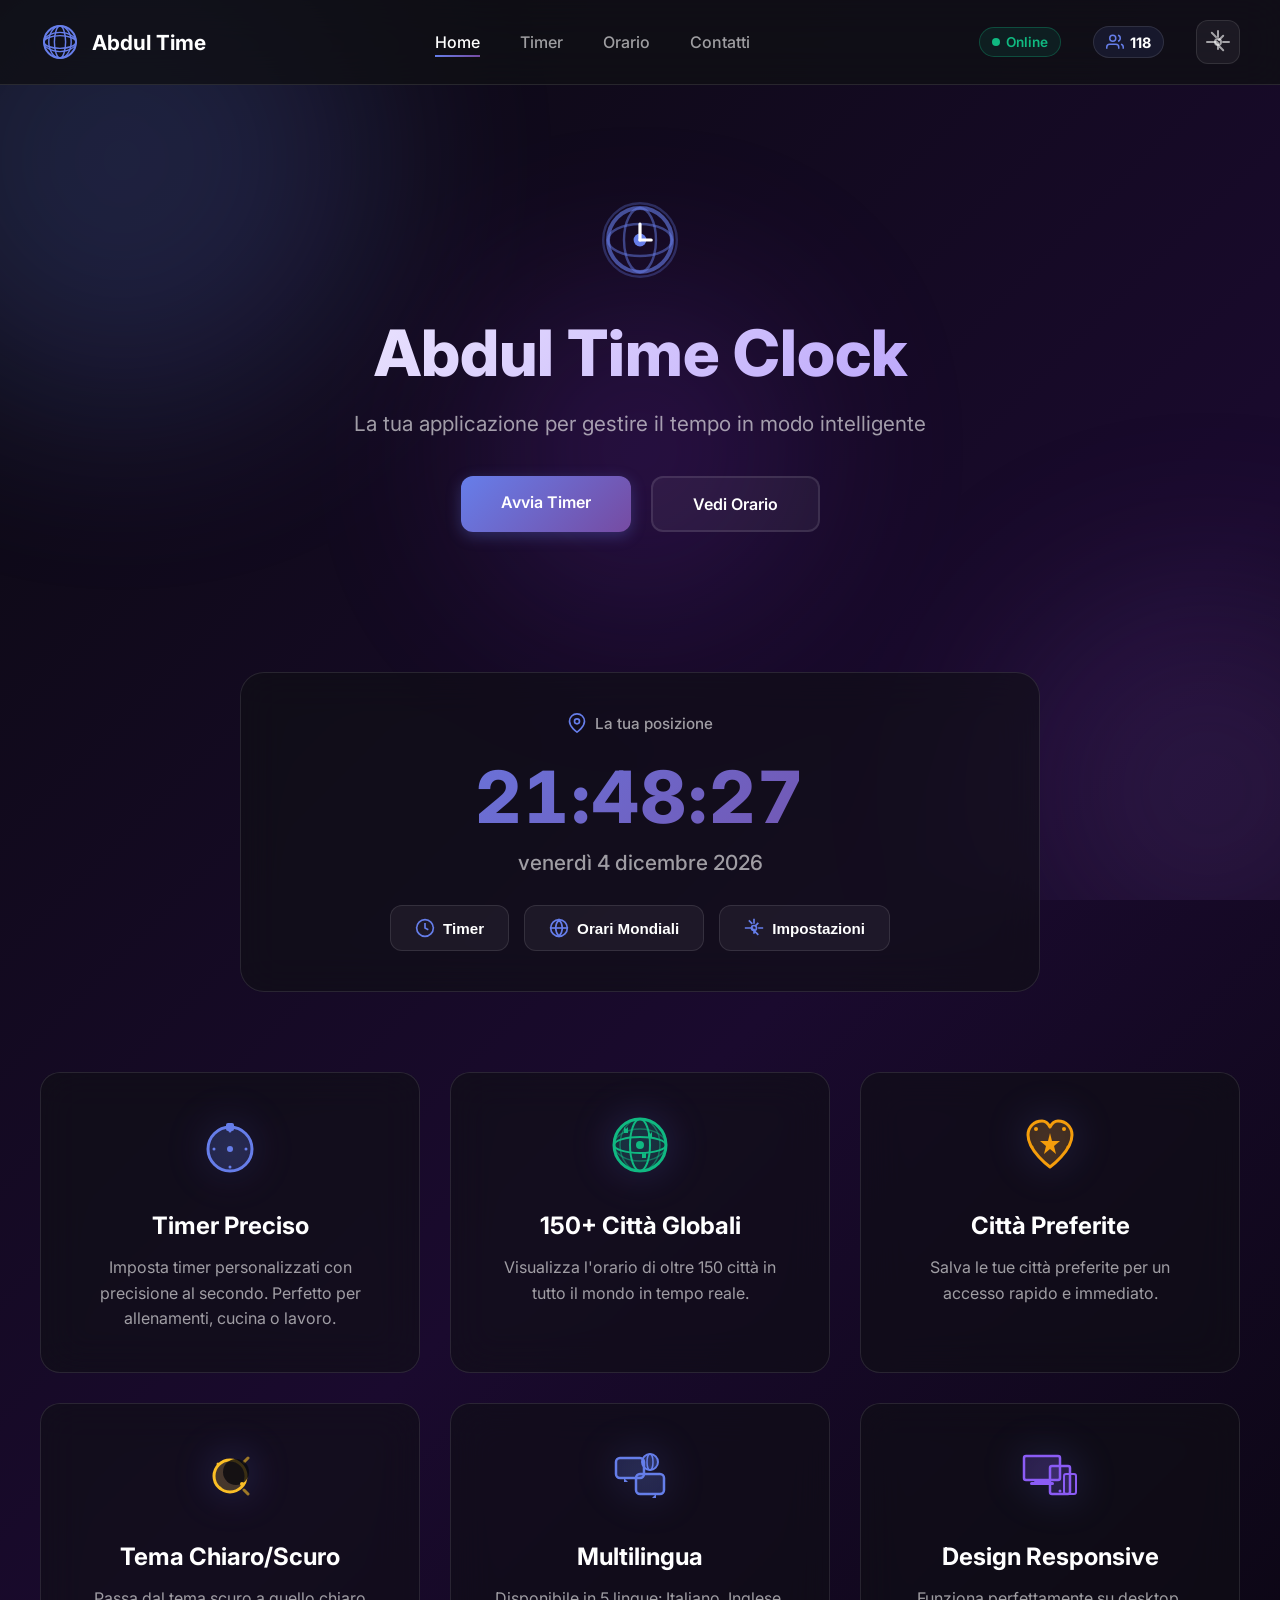
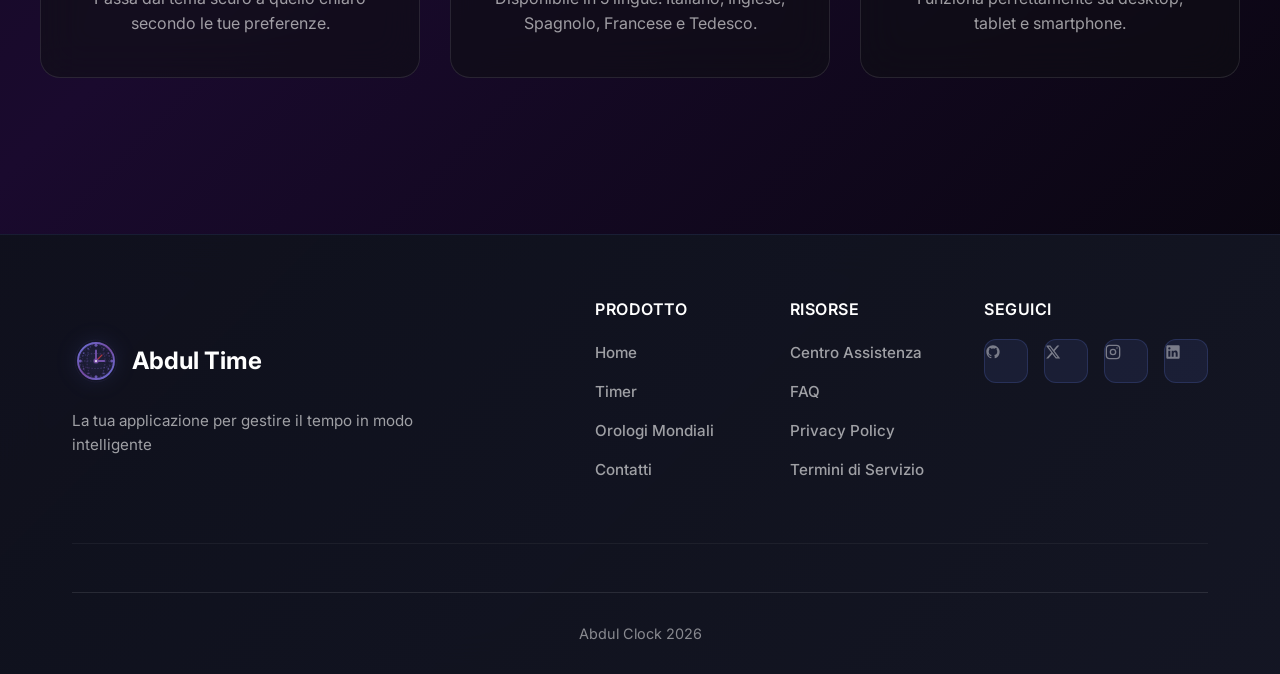
<file: index.html>
<!DOCTYPE html>
<html lang="it">
<head>
    <meta charset="UTF-8">
    <meta name="viewport" content="width=device-width, initial-scale=1.0">
    <title>Abdul Time Clock</title>
    <link rel="stylesheet" href="style.css">
    <link rel="preconnect" href="https://fonts.googleapis.com">
        <link rel="preconnect" href="https://fonts.gstatic.com" crossorigin>
        <link href="https://fonts.googleapis.com/css2?family=Inter:wght@300;400;500;600;700;800&display=swap" rel="stylesheet">
    </head>
    <body>
        <!-- Navigation Header -->
        <header class="navbar">
            <div class="nav-container">
                <div class="logo">
                    <svg width="40" height="40" viewBox="0 0 50 50" fill="none">
                        <!-- Globo esterno -->
                        <circle cx="25" cy="25" r="20" stroke="url(#navGradient)" stroke-width="2.5"/>
                        
                        <!-- Meridiani verticali -->
                        <ellipse cx="25" cy="25" rx="20" ry="8" stroke="url(#navGradient)" stroke-width="1.8"/>
                        <ellipse cx="25" cy="25" rx="14" ry="20" stroke="url(#navGradient)" stroke-width="1.8"/>
                        <ellipse cx="25" cy="25" rx="7" ry="20" stroke="url(#navGradient)" stroke-width="1.8"/>
                        
                        <!-- Paralleli orizzontali -->
                        <line x1="5" y1="25" x2="45" y2="25" stroke="url(#navGradient)" stroke-width="1.8"/>
                        <ellipse cx="25" cy="25" rx="20" ry="12" stroke="url(#navGradient)" stroke-width="1.5"/>
                        
                        <defs>
                            <linearGradient id="navGradient" x1="0" y1="0" x2="50" y2="50">
                                <stop offset="0%" style="stop-color:#667eea"/>
                                <stop offset="100%" style="stop-color:#764ba2"/>
                            </linearGradient>
                        </defs>
                    </svg>
                    <span>Abdul Time</span>
                </div>
                <nav class="nav-menu">
                    <a href="#home" class="nav-link active" data-i18n="nav.home">Home</a>
                    <a href="#timer" class="nav-link" data-i18n="nav.timer">Timer</a>
                    <a href="#orario" class="nav-link" data-i18n="nav.clock">Orario</a>
                    <a href="contatti.html" class="nav-link" data-i18n="nav.contact">Contatti</a>
                </nav>
                <div class="nav-actions">
                    <!-- Online Status Badge -->
                    <div class="status-badge" id="online-status">
                        <div class="status-dot"></div>
                        <span class="status-text" data-i18n="header.online">Online</span>
                    </div>
                    
                    <!-- Live Visitors Counter -->
                    <div class="visitors-badge" title="Visitatori online">
                        <svg width="18" height="18" viewBox="0 0 24 24" fill="none" stroke="currentColor" stroke-width="2">
                            <path d="M17 21v-2a4 4 0 0 0-4-4H5a4 4 0 0 0-4 4v2"></path>
                            <circle cx="9" cy="7" r="4"></circle>
                            <path d="M23 21v-2a4 4 0 0 0-3-3.87"></path>
                            <path d="M16 3.13a4 4 0 0 1 0 7.75"></path>
                        </svg>
                        <span id="live-visitors">--</span>
                    </div>
                    
                    <button class="settings-btn" id="settings-btn" title="Impostazioni">
                        <svg width="24" height="24" viewBox="0 0 24 24" fill="none" stroke="currentColor" stroke-width="2" stroke-linecap="round" stroke-linejoin="round">
                            <circle cx="12" cy="12" r="3"></circle>
                            <path d="M12 1v6m0 6v6m5.2-13.2l-4.2 4.2m0 6l4.2 4.2M23 12h-6m-6 0H1m13.2 5.2l-4.2-4.2m0-6l-4.2-4.2"></path>
                        </svg>
                    </button>
                    <button class="menu-toggle" id="menu-toggle">
                        <span></span>
                        <span></span>
                        <span></span>
                    </button>
                </div>
            </div>
        </header>

        <!-- Background Animation -->
        <div class="background">
            <div class="shape shape-1"></div>
            <div class="shape shape-2"></div>
            <div class="shape shape-3"></div>
        </div>

        <!-- Main Content -->
        <main>
            <!-- HOME SECTION -->
            <section id="home" class="section active">
                <div class="container">
                    <div class="hero">
                        <div class="hero-icon">
                            <svg width="80" height="80" viewBox="0 0 50 50" fill="none">
                                <circle cx="25" cy="25" r="20" stroke="url(#heroGradient)" stroke-width="2.5" opacity="0.6"/>
                                <circle cx="25" cy="25" r="23" stroke="url(#heroGradient)" stroke-width="1.5" opacity="0.3"/>
                                <ellipse cx="25" cy="25" rx="20" ry="10" stroke="url(#heroGradient)" stroke-width="1.5" opacity="0.5"/>
                                <ellipse cx="25" cy="25" rx="10" ry="20" stroke="url(#heroGradient)" stroke-width="1.5" opacity="0.5"/>
                                <circle cx="25" cy="25" r="4" fill="url(#heroGradient)"/>
                                <line x1="25" y1="25" x2="25" y2="15" stroke="white" stroke-width="2" stroke-linecap="round"/>
                                <line x1="25" y1="25" x2="32" y2="25" stroke="white" stroke-width="2" stroke-linecap="round"/>
                                <defs>
                                    <linearGradient id="heroGradient" x1="0" y1="0" x2="50" y2="50">
                                        <stop offset="0%" style="stop-color:#667eea"/>
                                        <stop offset="100%" style="stop-color:#764ba2"/>
                                    </linearGradient>
                                </defs>
                            </svg>
                        </div>
                        <h1 data-i18n="hero.title">Abdul Time Clock</h1>
                        <p class="hero-subtitle" data-i18n="hero.subtitle">La tua applicazione per gestire il tempo in modo intelligente</p>
                        <div class="hero-buttons">
                            <a href="#timer" class="btn btn-primary" data-i18n="hero.startTimer">Avvia Timer</a>
                            <a href="#orario" class="btn btn-secondary" data-i18n="hero.viewClock">Vedi Orario</a>
                        </div>
                    </div>

                    <!-- Current Time Display -->
                    <div class="current-time-section">
                        <div class="current-time-card">
                            <div class="time-location">
                                <svg width="20" height="20" viewBox="0 0 24 24" fill="none" stroke="currentColor" stroke-width="2">
                                    <path d="M21 10c0 7-9 13-9 13s-9-6-9-13a9 9 0 0 1 18 0z"/>
                                    <circle cx="12" cy="10" r="3"/>
                                </svg>
                                <span id="current-location">La tua posizione</span>
                            </div>
                            <div class="current-time-display">
                                <div class="current-time" id="home-current-time">--:--:--</div>
                                <div class="current-date" id="home-current-date">--</div>
                            </div>
                            <div class="quick-actions">
                                <button class="quick-action-btn" onclick="document.querySelector('a[href=\'#timer\']').click()">
                                    <svg width="20" height="20" viewBox="0 0 24 24" fill="none" stroke="currentColor" stroke-width="2">
                                        <circle cx="12" cy="12" r="10"/>
                                        <polyline points="12 6 12 12 16 14"/>
                                    </svg>
                                    <span data-i18n="quick.timer">Timer</span>
                                </button>
                                <button class="quick-action-btn" onclick="document.querySelector('a[href=\'#orario\']').click()">
                                    <svg width="20" height="20" viewBox="0 0 24 24" fill="none" stroke="currentColor" stroke-width="2">
                                        <circle cx="12" cy="12" r="10"/>
                                        <line x1="2" y1="12" x2="22" y2="12"/>
                                        <path d="M12 2a15.3 15.3 0 0 1 4 10 15.3 15.3 0 0 1-4 10 15.3 15.3 0 0 1-4-10 15.3 15.3 0 0 1 4-10z"/>
                                    </svg>
                                    <span data-i18n="quick.worldclock">Orari Mondiali</span>
                                </button>
                                <button class="quick-action-btn" onclick="document.getElementById('settings-btn').click()">
                                    <svg width="20" height="20" viewBox="0 0 24 24" fill="none" stroke="currentColor" stroke-width="2">
                                        <circle cx="12" cy="12" r="3"/>
                                        <path d="M12 1v6m0 6v6m5.2-13.2l-4.2 4.2m0 6l4.2 4.2M23 12h-6m-6 0H1m13.2 5.2l-4.2-4.2m0-6l-4.2-4.2"/>
                                    </svg>
                                    <span data-i18n="quick.settings">Impostazioni</span>
                                </button>
                            </div>
                        </div>
                    </div>

                    <!-- Feature Cards -->
                    <div class="features">
                        <div class="feature-card">
                            <div class="feature-icon">
                                <svg width="64" height="64" viewBox="0 0 64 64" fill="none" xmlns="http://www.w3.org/2000/svg">
                                    <!-- Stopwatch body -->
                                    <circle cx="32" cy="36" r="22" fill="url(#timer1)" opacity="0.2"/>
                                    <circle cx="32" cy="36" r="22" stroke="url(#timer1)" stroke-width="3"/>
                                    <!-- Top button -->
                                    <rect x="28" y="10" width="8" height="8" rx="2" fill="url(#timer1)"/>
                                    <line x1="32" y1="18" x2="32" y2="14" stroke="url(#timer1)" stroke-width="2"/>
                                    <!-- Clock hand -->
                                    <line x1="32" y1="36" x2="32" y2="22" stroke="url(#timer1)" stroke-width="3" stroke-linecap="round"/>
                                    <line x1="32" y1="36" x2="42" y2="36" stroke="url(#timer1)" stroke-width="2.5" stroke-linecap="round"/>
                                    <circle cx="32" cy="36" r="3" fill="url(#timer1)"/>
                                    <!-- Marks -->
                                    <circle cx="32" cy="18" r="1.5" fill="url(#timer1)"/>
                                    <circle cx="48" cy="36" r="1.5" fill="url(#timer1)"/>
                                    <circle cx="32" cy="54" r="1.5" fill="url(#timer1)"/>
                                    <circle cx="16" cy="36" r="1.5" fill="url(#timer1)"/>
                                    <defs>
                                        <linearGradient id="timer1" x1="0" y1="0" x2="64" y2="64">
                                            <stop offset="0%" style="stop-color:#667eea"/>
                                            <stop offset="100%" style="stop-color:#764ba2"/>
                                        </linearGradient>
                                    </defs>
                                </svg>
                            </div>
                            <h3 data-i18n="feature.timer.title">Timer Preciso</h3>
                            <p data-i18n="feature.timer.desc">Imposta timer personalizzati con precisione al secondo. Perfetto per allenamenti, cucina o lavoro.</p>
                        </div>
                        <div class="feature-card">
                            <div class="feature-icon">
                                <svg width="64" height="64" viewBox="0 0 64 64" fill="none" xmlns="http://www.w3.org/2000/svg">
                                    <!-- Globe -->
                                    <circle cx="32" cy="32" r="26" fill="url(#world1)" opacity="0.15"/>
                                    <circle cx="32" cy="32" r="26" stroke="url(#world1)" stroke-width="3"/>
                                    <!-- Latitude lines -->
                                    <ellipse cx="32" cy="32" rx="26" ry="8" stroke="url(#world1)" stroke-width="2"/>
                                    <ellipse cx="32" cy="32" rx="26" ry="16" stroke="url(#world1)" stroke-width="1.5" opacity="0.5"/>
                                    <!-- Longitude lines -->
                                    <ellipse cx="32" cy="32" rx="10" ry="26" stroke="url(#world1)" stroke-width="2"/>
                                    <ellipse cx="32" cy="32" rx="20" ry="26" stroke="url(#world1)" stroke-width="1.5" opacity="0.5"/>
                                    <!-- Center dot -->
                                    <circle cx="32" cy="32" r="4" fill="url(#world1)"/>
                                    <!-- Location pins -->
                                    <path d="M20 20 L20 14 L18 16 L16 14 L16 20 Z" fill="url(#world1)"/>
                                    <path d="M44 25 L44 19 L42 21 L40 19 L40 25 Z" fill="url(#world1)"/>
                                    <path d="M38 45 L38 39 L36 41 L34 39 L34 45 Z" fill="url(#world1)"/>
                                    <defs>
                                        <linearGradient id="world1" x1="0" y1="0" x2="64" y2="64">
                                            <stop offset="0%" style="stop-color:#10b981"/>
                                            <stop offset="100%" style="stop-color:#06b6d4"/>
                                        </linearGradient>
                                    </defs>
                                </svg>
                            </div>
                            <h3 data-i18n="feature.world.title">150+ Città Globali</h3>
                            <p data-i18n="feature.world.desc">Visualizza l'orario di oltre 150 città in tutto il mondo in tempo reale.</p>
                        </div>
                        <div class="feature-card">
                            <div class="feature-icon">
                                <svg width="64" height="64" viewBox="0 0 64 64" fill="none" xmlns="http://www.w3.org/2000/svg">
                                    <!-- Heart shape -->
                                    <path d="M32 54 C32 54, 10 38, 10 22 C10 14, 16 8, 24 8 C28 8, 30 10, 32 14 C34 10, 36 8, 40 8 C48 8, 54 14, 54 22 C54 38, 32 54, 32 54 Z" fill="url(#fav1)" opacity="0.2"/>
                                    <path d="M32 54 C32 54, 10 38, 10 22 C10 14, 16 8, 24 8 C28 8, 30 10, 32 14 C34 10, 36 8, 40 8 C48 8, 54 14, 54 22 C54 38, 32 54, 32 54 Z" stroke="url(#fav1)" stroke-width="3" stroke-linejoin="round"/>
                                    <!-- Inner star -->
                                    <path d="M32 20 L34 28 L42 28 L36 33 L38 41 L32 36 L26 41 L28 33 L22 28 L30 28 Z" fill="url(#fav1)"/>
                                    <!-- Sparkles -->
                                    <circle cx="18" cy="16" r="2" fill="url(#fav1)"/>
                                    <circle cx="46" cy="16" r="2" fill="url(#fav1)"/>
                                    <circle cx="50" cy="34" r="1.5" fill="url(#fav1)"/>
                                    <circle cx="14" cy="34" r="1.5" fill="url(#fav1)"/>
                                    <defs>
                                        <linearGradient id="fav1" x1="0" y1="0" x2="64" y2="64">
                                            <stop offset="0%" style="stop-color:#f59e0b"/>
                                            <stop offset="100%" style="stop-color:#ef4444"/>
                                        </linearGradient>
                                    </defs>
                                </svg>
                            </div>
                            <h3 data-i18n="feature.favorites.title">Città Preferite</h3>
                            <p data-i18n="feature.favorites.desc">Salva le tue città preferite per un accesso rapido e immediato.</p>
                        </div>
                        <div class="feature-card">
                            <div class="feature-icon">
                                <svg width="64" height="64" viewBox="0 0 64 64" fill="none" xmlns="http://www.w3.org/2000/svg">
                                    <!-- Sun rays -->
                                    <g opacity="0.6">
                                        <line x1="32" y1="6" x2="32" y2="12" stroke="url(#theme1)" stroke-width="3" stroke-linecap="round"/>
                                        <line x1="50" y1="14" x2="46" y2="18" stroke="url(#theme1)" stroke-width="3" stroke-linecap="round"/>
                                        <line x1="58" y1="32" x2="52" y2="32" stroke="url(#theme1)" stroke-width="3" stroke-linecap="round"/>
                                        <line x1="50" y1="50" x2="46" y2="46" stroke="url(#theme1)" stroke-width="3" stroke-linecap="round"/>
                                    </g>
                                    <!-- Moon crescent (dark side) -->
                                    <circle cx="32" cy="32" r="16" fill="url(#theme1)" opacity="0.2"/>
                                    <circle cx="32" cy="32" r="16" stroke="url(#theme1)" stroke-width="3"/>
                                    <circle cx="38" cy="28" r="13" fill="#0a0a0f" opacity="0.8"/>
                                    <!-- Stars -->
                                    <circle cx="20" cy="20" r="1.5" fill="url(#theme1)"/>
                                    <circle cx="22" cy="44" r="1.5" fill="url(#theme1)"/>
                                    <circle cx="44" cy="40" r="2" fill="url(#theme1)"/>
                                    <defs>
                                        <linearGradient id="theme1" x1="0" y1="0" x2="64" y2="64">
                                            <stop offset="0%" style="stop-color:#fbbf24"/>
                                            <stop offset="100%" style="stop-color:#8b5cf6"/>
                                        </linearGradient>
                                    </defs>
                                </svg>
                            </div>
                            <h3 data-i18n="feature.theme.title">Tema Chiaro/Scuro</h3>
                            <p data-i18n="feature.theme.desc">Passa dal tema scuro a quello chiaro secondo le tue preferenze.</p>
                        </div>
                        <div class="feature-card">
                            <div class="feature-icon">
                                <svg width="64" height="64" viewBox="0 0 64 64" fill="none" xmlns="http://www.w3.org/2000/svg">
                                    <!-- Chat bubble 1 -->
                                    <rect x="8" y="14" width="28" height="20" rx="4" fill="url(#lang1)" opacity="0.2"/>
                                    <rect x="8" y="14" width="28" height="20" rx="4" stroke="url(#lang1)" stroke-width="2.5"/>
                                    <path d="M16 34 L20 38 L16 38 Z" fill="url(#lang1)"/>
                                    <!-- Chat bubble 2 -->
                                    <rect x="28" y="30" width="28" height="20" rx="4" fill="url(#lang1)" opacity="0.2"/>
                                    <rect x="28" y="30" width="28" height="20" rx="4" stroke="url(#lang1)" stroke-width="2.5"/>
                                    <path d="M48 50 L44 54 L48 54 Z" fill="url(#lang1)"/>
                                    <!-- Text lines in bubble 1 -->
                                    <line x1="12" y1="20" x2="32" y2="20" stroke="url(#lang1)" stroke-width="2" stroke-linecap="round"/>
                                    <line x1="12" y1="26" x2="26" y2="26" stroke="url(#lang1)" stroke-width="2" stroke-linecap="round"/>
                                    <!-- Text lines in bubble 2 -->
                                    <line x1="32" y1="36" x2="52" y2="36" stroke="url(#lang1)" stroke-width="2" stroke-linecap="round"/>
                                    <line x1="32" y1="42" x2="48" y2="42" stroke="url(#lang1)" stroke-width="2" stroke-linecap="round"/>
                                    <!-- Globe icon -->
                                    <circle cx="42" cy="18" r="8" fill="url(#lang1)" opacity="0.3"/>
                                    <circle cx="42" cy="18" r="8" stroke="url(#lang1)" stroke-width="2"/>
                                    <ellipse cx="42" cy="18" rx="3" ry="8" stroke="url(#lang1)" stroke-width="1.5"/>
                                    <line x1="34" y1="18" x2="50" y2="18" stroke="url(#lang1)" stroke-width="1.5"/>
                                    <defs>
                                        <linearGradient id="lang1" x1="0" y1="0" x2="64" y2="64">
                                            <stop offset="0%" style="stop-color:#667eea"/>
                                            <stop offset="100%" style="stop-color:#06b6d4"/>
                                        </linearGradient>
                                    </defs>
                                </svg>
                            </div>
                            <h3 data-i18n="feature.multilang.title">Multilingua</h3>
                            <p data-i18n="feature.multilang.desc">Disponibile in 5 lingue: Italiano, Inglese, Spagnolo, Francese e Tedesco.</p>
                        </div>
                        <div class="feature-card">
                            <div class="feature-icon">
                                <svg width="64" height="64" viewBox="0 0 64 64" fill="none" xmlns="http://www.w3.org/2000/svg">
                                    <!-- Desktop -->
                                    <rect x="6" y="12" width="36" height="24" rx="2" fill="url(#device1)" opacity="0.2"/>
                                    <rect x="6" y="12" width="36" height="24" rx="2" stroke="url(#device1)" stroke-width="2.5"/>
                                    <rect x="16" y="36" width="16" height="2" rx="1" fill="url(#device1)"/>
                                    <rect x="12" y="38" width="24" height="3" rx="1.5" fill="url(#device1)"/>
                                    <!-- Tablet -->
                                    <rect x="32" y="22" width="20" height="28" rx="2" fill="url(#device1)" opacity="0.15"/>
                                    <rect x="32" y="22" width="20" height="28" rx="2" stroke="url(#device1)" stroke-width="2.5"/>
                                    <circle cx="42" cy="47" r="1.5" fill="url(#device1)"/>
                                    <!-- Phone -->
                                    <rect x="46" y="30" width="12" height="20" rx="2" fill="url(#device1)" opacity="0.1"/>
                                    <rect x="46" y="30" width="12" height="20" rx="2" stroke="url(#device1)" stroke-width="2"/>
                                    <line x1="49" y1="33" x2="55" y2="33" stroke="url(#device1)" stroke-width="1.5" stroke-linecap="round"/>
                                    <circle cx="52" cy="47" r="1" fill="url(#device1)"/>
                                    <!-- Screen content lines -->
                                    <line x1="10" y1="18" x2="28" y2="18" stroke="url(#device1)" stroke-width="1.5" opacity="0.5"/>
                                    <line x1="10" y1="22" x2="24" y2="22" stroke="url(#device1)" stroke-width="1.5" opacity="0.5"/>
                                    <defs>
                                        <linearGradient id="device1" x1="0" y1="0" x2="64" y2="64">
                                            <stop offset="0%" style="stop-color:#8b5cf6"/>
                                            <stop offset="100%" style="stop-color:#ec4899"/>
                                        </linearGradient>
                                    </defs>
                                </svg>
                            </div>
                            <h3 data-i18n="feature.responsive.title">Design Responsive</h3>
                            <p data-i18n="feature.responsive.desc">Funziona perfettamente su desktop, tablet e smartphone.</p>
                        </div>
                    </div>
                </div>
            </section>

            <!-- TIMER SECTION -->
            <section id="timer" class="section">
                <div class="container">
                    <h2 class="section-title" data-i18n="timer.title">⏰ Timer</h2>
                    
                    <div class="timer-container">
                        <div class="timer-display-large" id="timer-display">
                            <span class="time-part">00</span>
                            <span class="separator">:</span>
                            <span class="time-part">00</span>
                        </div>
                        
                        <div class="timer-controls">
                            <div class="timer-inputs">
                                <div class="input-group">
                                    <label data-i18n="timer.minutes">Minuti</label>
                                    <div class="input-wrapper">
                                        <input type="number" id="timer-minutes" min="0" max="59" value="0" />
                                        <div class="input-arrows">
                                            <button class="arrow-up" data-target="timer-minutes">
                                                <svg width="12" height="8" viewBox="0 0 12 8" fill="none">
                                                    <path d="M1 7L6 2L11 7" stroke="white" stroke-width="2" stroke-linecap="round"/>
                                                </svg>
                                            </button>
                                            <button class="arrow-down" data-target="timer-minutes">
                                                <svg width="12" height="8" viewBox="0 0 12 8" fill="none">
                                                    <path d="M1 1L6 6L11 1" stroke="white" stroke-width="2" stroke-linecap="round"/>
                                                </svg>
                                            </button>
                                        </div>
                                    </div>
                                </div>
                                <div class="input-separator">:</div>
                                <div class="input-group">
                                    <label data-i18n="timer.seconds">Secondi</label>
                                    <div class="input-wrapper">
                                        <input type="number" id="timer-seconds" min="0" max="59" value="30" />
                                        <div class="input-arrows">
                                            <button class="arrow-up" data-target="timer-seconds">
                                                <svg width="12" height="8" viewBox="0 0 12 8" fill="none">
                                                    <path d="M1 7L6 2L11 7" stroke="white" stroke-width="2" stroke-linecap="round"/>
                                                </svg>
                                            </button>
                                            <button class="arrow-down" data-target="timer-seconds">
                                                <svg width="12" height="8" viewBox="0 0 12 8" fill="none">
                                                    <path d="M1 1L6 6L11 1" stroke="white" stroke-width="2" stroke-linecap="round"/>
                                                </svg>
                                            </button>
                                        </div>
                                    </div>
                                </div>
                            </div>

                            <div class="timer-presets">
                                <button class="preset-btn" data-time="30">30s</button>
                                <button class="preset-btn" data-time="60">1m</button>
                                <button class="preset-btn" data-time="180">3m</button>
                                <button class="preset-btn" data-time="300">5m</button>
                                <button class="preset-btn" data-time="600">10m</button>
                            </div>

                            <div class="timer-buttons">
                                <button class="btn btn-primary" id="start-timer" data-i18n="timer.start">Avvia</button>
                                <button class="btn btn-secondary" id="pause-timer" data-i18n="timer.pause">Pausa</button>
                                <button class="btn btn-danger" id="reset-timer" data-i18n="timer.reset">Reset</button>
                            </div>
                        </div>
                    </div>

                    <!-- Timer History & Stats -->
                    <div class="timer-extras">
                        <div class="timer-saved-card">
                            <div class="card-header">
                                <svg width="24" height="24" viewBox="0 0 24 24" fill="none" stroke="currentColor" stroke-width="2">
                                    <path d="M19 21l-7-5-7 5V5a2 2 0 0 1 2-2h10a2 2 0 0 1 2 2z"/>
                                </svg>
                                <h3 data-i18n="timer.saved">Timer Salvati</h3>
                                <button class="add-preset-btn" id="add-preset-btn" title="Aggiungi nuovo preset">
                                    <svg width="18" height="18" viewBox="0 0 24 24" fill="none" stroke="currentColor" stroke-width="2">
                                        <line x1="12" y1="5" x2="12" y2="19"/>
                                        <line x1="5" y1="12" x2="19" y2="12"/>
                                    </svg>
                                </button>
                            </div>
                            <div class="saved-presets-list" id="saved-presets">
                                <p class="empty-message" data-i18n="timer.noSaved">Nessun timer salvato. Crea i tuoi preset personalizzati!</p>
                            </div>
                        </div>

                        <div class="timer-stats-card">
                            <div class="card-header">
                                <svg width="24" height="24" viewBox="0 0 24 24" fill="none" stroke="currentColor" stroke-width="2">
                                    <line x1="12" y1="20" x2="12" y2="10"/>
                                    <line x1="18" y1="20" x2="18" y2="4"/>
                                    <line x1="6" y1="20" x2="6" y2="16"/>
                                </svg>
                                <h3 data-i18n="timer.stats">Statistiche</h3>
                            </div>
                            <div class="stats-grid">
                                <div class="stat-item">
                                    <div class="stat-value" id="total-timers">0</div>
                                    <div class="stat-label" data-i18n="timer.totalTimers">Timer Completati</div>
                                </div>
                                <div class="stat-item">
                                    <div class="stat-value" id="total-time">0m</div>
                                    <div class="stat-label" data-i18n="timer.totalTime">Tempo Totale</div>
                                </div>
                                <div class="stat-item">
                                    <div class="stat-value" id="avg-timer">0m</div>
                                    <div class="stat-label" data-i18n="timer.avgTimer">Media Timer</div>
                                </div>
                                <div class="stat-item">
                                    <div class="stat-value" id="longest-timer">0m</div>
                                    <div class="stat-label" data-i18n="timer.longest">Timer Più Lungo</div>
                                </div>
                            </div>
                        </div>
                    </div>
                </div>
            </section>

            <!-- Add Preset Modal -->
            <div class="modal" id="preset-modal">
                <div class="modal-overlay" id="preset-modal-overlay"></div>
                <div class="modal-content">
                    <div class="modal-header">
                        <h3 data-i18n="timer.addPreset">Aggiungi Timer Personalizzato</h3>
                        <button class="modal-close" id="close-preset-modal">
                            <svg width="24" height="24" viewBox="0 0 24 24" fill="none" stroke="currentColor" stroke-width="2">
                                <line x1="18" y1="6" x2="6" y2="18"/>
                                <line x1="6" y1="6" x2="18" y2="18"/>
                            </svg>
                        </button>
                    </div>
                    <form id="preset-form">
                        <div class="form-group">
                            <label data-i18n="timer.presetName">Nome Timer</label>
                            <input type="text" id="preset-name" placeholder="Es: Allenamento, Studio, Meditazione" maxlength="30" required>
                        </div>
                        <div class="form-group-inline">
                            <div class="form-group">
                                <label data-i18n="timer.minutes">Minuti</label>
                                <input type="number" id="preset-minutes" min="0" max="59" value="5" required>
                            </div>
                            <div class="form-group">
                                <label data-i18n="timer.seconds">Secondi</label>
                                <input type="number" id="preset-seconds" min="0" max="59" value="0" required>
                            </div>
                        </div>
                        <div class="form-actions">
                            <button type="button" class="btn btn-secondary" id="cancel-preset" data-i18n="timer.cancel">Annulla</button>
                            <button type="submit" class="btn btn-primary" data-i18n="timer.save">Salva</button>
                        </div>
                    </form>
                </div>
            </div>

            <!-- ORARIO SECTION -->
            <section id="orario" class="section">
                <div class="container">
                    <h2 class="section-title" data-i18n="clock.title">🌐 Orario Mondiale</h2>
                    
                    <!-- Favorites Section -->
                    <div class="favorites-header">
                        <h3>
                            <svg class="favorites-icon" width="22" height="22" viewBox="0 0 24 24" fill="none" stroke="currentColor" stroke-width="2" stroke-linecap="round" stroke-linejoin="round">
                                <polygon points="12 2 15.09 8.26 22 9.27 17 14.14 18.18 21.02 12 17.77 5.82 21.02 7 14.14 2 9.27 8.91 8.26 12 2"/>
                            </svg>
                            <span data-i18n="clock.favorites">Preferiti</span>
                        </h3>
                        <div class="favorites-container" id="favorites-clocks">
                            <p class="no-favorites" id="no-favorites" data-i18n="clock.noFavorites">Nessun preferito. Clicca sulla stella per salvare una città.</p>
                        </div>
                    </div>

                    <!-- Search Bar -->
                    <div class="search-container">
                        <svg width="20" height="20" viewBox="0 0 24 24" fill="none" stroke="currentColor" stroke-width="2">
                            <circle cx="11" cy="11" r="8"></circle>
                            <path d="M21 21l-4.35-4.35"></path>
                        </svg>
                        <input type="text" id="search-country" placeholder="Cerca paese o città..." data-i18n="clock.search">
                    </div>

                    <h3 class="all-cities-title" data-i18n="clock.allCities">Tutte le Città</h3>
                    <div class="clocks-grid" id="world-clocks">
                        <!-- Gli orologi verranno generati dinamicamente -->
                    </div>
                </div>
            </section>
        </main>

        <!-- Settings Panel -->
        <div class="settings-panel" id="settings-panel">
            <div class="settings-overlay" id="settings-overlay"></div>
            <div class="settings-content">
                <div class="settings-header">
                    <h2 data-i18n="settings.title">⚙️ Impostazioni</h2>
                    <button class="settings-close" id="settings-close">
                        <svg width="24" height="24" viewBox="0 0 24 24" fill="none" stroke="currentColor" stroke-width="2">
                            <line x1="18" y1="6" x2="6" y2="18"></line>
                            <line x1="6" y1="6" x2="18" y2="18"></line>
                        </svg>
                    </button>
                </div>
                
                <div class="settings-body">
                    <div class="settings-section">
                        <h3>
                            <svg width="24" height="24" viewBox="0 0 24 24" fill="none" xmlns="http://www.w3.org/2000/svg" style="display: inline-block; vertical-align: middle; margin-right: 8px;">
                                <circle cx="12" cy="12" r="9" stroke="url(#themeIconGrad)" stroke-width="2" fill="none"/>
                                <path d="M12 3C7.03 3 3 7.03 3 12C3 16.97 7.03 21 12 21V3Z" fill="url(#themeIconGrad)" opacity="0.5"/>
                                <circle cx="8" cy="8" r="2" fill="url(#themeIconGrad)"/>
                                <circle cx="16" cy="8" r="2" fill="url(#themeIconGrad)"/>
                                <circle cx="8" cy="16" r="2" fill="url(#themeIconGrad)"/>
                                <circle cx="16" cy="16" r="2" fill="url(#themeIconGrad)"/>
                                <defs>
                                    <linearGradient id="themeIconGrad" x1="0" y1="0" x2="24" y2="24">
                                        <stop offset="0%" style="stop-color:#f59e0b"/>
                                        <stop offset="100%" style="stop-color:#8b5cf6"/>
                                    </linearGradient>
                                </defs>
                            </svg>
                            <span data-i18n="settings.theme">Tema</span>
                        </h3>
                        <div class="setting-item">
                            <label>
                                <span data-i18n="settings.darkMode">Modalità Scura</span>
                                <input type="checkbox" id="dark-mode" checked>
                                <span class="toggle-switch"></span>
                            </label>
                        </div>
                    </div>

                    <div class="settings-section">
                        <h3>
                            <svg width="24" height="24" viewBox="0 0 24 24" fill="none" xmlns="http://www.w3.org/2000/svg" style="display: inline-block; vertical-align: middle; margin-right: 8px;">
                                <circle cx="12" cy="12" r="9" stroke="url(#langIconGrad)" stroke-width="2"/>
                                <ellipse cx="12" cy="12" rx="4" ry="9" stroke="url(#langIconGrad)" stroke-width="1.5"/>
                                <line x1="3" y1="12" x2="21" y2="12" stroke="url(#langIconGrad)" stroke-width="1.5"/>
                                <ellipse cx="12" cy="12" rx="9" ry="4" stroke="url(#langIconGrad)" stroke-width="1.5"/>
                                <circle cx="12" cy="12" r="2" fill="url(#langIconGrad)"/>
                                <defs>
                                    <linearGradient id="langIconGrad" x1="0" y1="0" x2="24" y2="24">
                                        <stop offset="0%" style="stop-color:#06b6d4"/>
                                        <stop offset="100%" style="stop-color:#8b5cf6"/>
                                    </linearGradient>
                                </defs>
                            </svg>
                            <span data-i18n="settings.language">Lingua</span>
                        </h3>
                        <div class="setting-item language-selector">
                            <label for="language-select">
                                <span data-i18n="settings.selectLanguage">Seleziona Lingua</span>
                            </label>
                            <select id="language-select" class="language-dropdown">
                                <option value="it" selected>🇮🇹 Italiano</option>
                                <option value="en">🇬🇧 English</option>
                                <option value="es">🇪🇸 Español</option>
                                <option value="fr">🇫🇷 Français</option>
                                <option value="de">🇩🇪 Deutsch</option>
                                <option value="pt">🇵🇹 Português</option>
                                <option value="ru">🇷🇺 Русский</option>
                                <option value="zh">🇨🇳 中文</option>
                                <option value="ja">🇯🇵 日本語</option>
                                <option value="ar">🇸🇦 العربية</option>
                            </select>
                        </div>
                        <p class="setting-description" data-i18n="settings.languageDesc">La lingua selezionata verrà applicata a tutta l'applicazione.</p>
                    </div>

                    <div class="settings-section">
                        <h3>
                            <svg width="24" height="24" viewBox="0 0 24 24" fill="none" xmlns="http://www.w3.org/2000/svg" style="display: inline-block; vertical-align: middle; margin-right: 8px;">
                                <circle cx="12" cy="12" r="9" stroke="url(#timerIconGrad)" stroke-width="2"/>
                                <circle cx="12" cy="12" r="7" stroke="url(#timerIconGrad)" stroke-width="1.5" opacity="0.3"/>
                                <line x1="12" y1="6" x2="12" y2="12" stroke="url(#timerIconGrad)" stroke-width="2" stroke-linecap="round"/>
                                <line x1="12" y1="12" x2="16" y2="12" stroke="url(#timerIconGrad)" stroke-width="2" stroke-linecap="round"/>
                                <circle cx="12" cy="12" r="1.5" fill="url(#timerIconGrad)"/>
                                <rect x="10" y="2" width="4" height="3" rx="1" fill="url(#timerIconGrad)"/>
                                <defs>
                                    <linearGradient id="timerIconGrad" x1="0" y1="0" x2="24" y2="24">
                                        <stop offset="0%" style="stop-color:#667eea"/>
                                        <stop offset="100%" style="stop-color:#764ba2"/>
                                    </linearGradient>
                                </defs>
                            </svg>
                            <span data-i18n="settings.timerSettings">Timer</span>
                        </h3>
                        <div class="setting-item">
                            <label>
                                <span data-i18n="settings.soundNotifications">Notifiche sonore</span>
                                <input type="checkbox" id="sound-notifications" checked>
                                <span class="toggle-switch"></span>
                            </label>
                        </div>
                        <div class="setting-item">
                            <label>
                                <span data-i18n="settings.autoRepeat">Auto-ripeti timer</span>
                                <input type="checkbox" id="auto-repeat">
                                <span class="toggle-switch"></span>
                            </label>
                        </div>
                    </div>

                    <div class="settings-section">
                        <h3>
                            <svg width="24" height="24" viewBox="0 0 24 24" fill="none" xmlns="http://www.w3.org/2000/svg" style="display: inline-block; vertical-align: middle; margin-right: 8px;">
                                <circle cx="12" cy="12" r="9" stroke="url(#clockIconGrad)" stroke-width="2"/>
                                <ellipse cx="12" cy="12" rx="9" ry="3.5" stroke="url(#clockIconGrad)" stroke-width="1.5"/>
                                <ellipse cx="12" cy="12" rx="4.5" ry="9" stroke="url(#clockIconGrad)" stroke-width="1.5"/>
                                <circle cx="12" cy="12" r="1.5" fill="url(#clockIconGrad)"/>
                                <path d="M8 8L10 10M16 8L14 10M8 16L10 14M16 16L14 14" stroke="url(#clockIconGrad)" stroke-width="1.5" stroke-linecap="round"/>
                                <defs>
                                    <linearGradient id="clockIconGrad" x1="0" y1="0" x2="24" y2="24">
                                        <stop offset="0%" style="stop-color:#10b981"/>
                                        <stop offset="100%" style="stop-color:#06b6d4"/>
                                    </linearGradient>
                                </defs>
                            </svg>
                            <span data-i18n="settings.clockSettings">Orologi</span>
                        </h3>
                        <div class="setting-item">
                            <label>
                                <span data-i18n="settings.format24">Formato 24 ore</span>
                                <input type="checkbox" id="time-format-24" checked>
                                <span class="toggle-switch"></span>
                            </label>
                        </div>
                        <div class="setting-item">
                            <label>
                                <span data-i18n="settings.showSeconds">Mostra secondi</span>
                                <input type="checkbox" id="show-seconds" checked>
                                <span class="toggle-switch"></span>
                            </label>
                        </div>
                    </div>

                    <div class="settings-section">
                        <h3>
                            <svg width="24" height="24" viewBox="0 0 24 24" fill="none" xmlns="http://www.w3.org/2000/svg" style="display: inline-block; vertical-align: middle; margin-right: 8px;">
                                <rect x="3" y="4" width="18" height="16" rx="2" stroke="url(#dataIconGrad)" stroke-width="2"/>
                                <line x1="3" y1="9" x2="21" y2="9" stroke="url(#dataIconGrad)" stroke-width="2"/>
                                <rect x="7" y="12" width="4" height="5" fill="url(#dataIconGrad)" opacity="0.6"/>
                                <rect x="13" y="14" width="4" height="3" fill="url(#dataIconGrad)" opacity="0.8"/>
                                <circle cx="6" cy="6.5" r="1" fill="url(#dataIconGrad)"/>
                                <circle cx="9" cy="6.5" r="1" fill="url(#dataIconGrad)"/>
                                <circle cx="12" cy="6.5" r="1" fill="url(#dataIconGrad)"/>
                                <defs>
                                    <linearGradient id="dataIconGrad" x1="0" y1="0" x2="24" y2="24">
                                        <stop offset="0%" style="stop-color:#ef4444"/>
                                        <stop offset="100%" style="stop-color:#f59e0b"/>
                                    </linearGradient>
                                </defs>
                            </svg>
                            <span data-i18n="settings.data">Dati</span>
                        </h3>
                        <div class="setting-item">
                            <button class="btn btn-danger reset-stats" id="reset-stats" data-i18n="settings.resetStats">
                                🗑️ Resetta Statistiche
                            </button>
                        </div>
                        <p class="setting-description" data-i18n="settings.resetStatsDesc">Reimposta il contatore delle visualizzazioni a zero.</p>
                    </div>
                </div>
            </div>
        </div>



        <!-- Timer Finished Notification -->
        <div class="notification" id="timer-notification">
            <div class="notification-content">
                <div class="notification-icon">
                    <svg width="48" height="48" viewBox="0 0 24 24" fill="none" stroke="currentColor" stroke-width="2">
                        <circle cx="12" cy="12" r="10"></circle>
                        <polyline points="12 6 12 12 16 14"></polyline>
                    </svg>
                </div>
                <div class="notification-text">
                    <h4 data-i18n="notification.timerFinished">⏰ Timer Terminato!</h4>
                    <p data-i18n="notification.timeUp">Il tempo è scaduto</p>
                </div>
                <button class="notification-close" id="close-notification">
                    <svg width="20" height="20" viewBox="0 0 24 24" fill="none" stroke="currentColor" stroke-width="2">
                        <line x1="18" y1="6" x2="6" y2="18"></line>
                        <line x1="6" y1="6" x2="18" y2="18"></line>
                    </svg>
                </button>
            </div>
        </div>
        <!-- Footer -->
        <footer class="footer">
            <div class="footer-container">
                <div class="footer-content">
                    <div class="footer-left">
                        <div class="footer-logo">
                            <svg width="48" height="48" viewBox="0 0 64 64" fill="none" xmlns="http://www.w3.org/2000/svg">
                                <!-- Outer glow circles -->
                                <circle cx="32" cy="32" r="30" fill="url(#footerGlow)" opacity="0.15"/>
                                <circle cx="32" cy="32" r="28" stroke="url(#footerGradient)" stroke-width="0.5" opacity="0.2"/>
                                
                                <!-- Main clock body with gradient fill -->
                                <circle cx="32" cy="32" r="24" fill="url(#footerBg)" opacity="0.15"/>
                                <circle cx="32" cy="32" r="24" stroke="url(#footerGradient)" stroke-width="2.5"/>
                                
                                <!-- Inner circle detail -->
                                <circle cx="32" cy="32" r="22" stroke="url(#footerGradient)" stroke-width="0.5" opacity="0.3"/>
                                
                                <!-- Globe meridians and parallels -->
                                <ellipse cx="32" cy="32" rx="24" ry="10" stroke="url(#footerGradient)" stroke-width="1.5" opacity="0.35" stroke-dasharray="2 2"/>
                                <ellipse cx="32" cy="32" rx="12" ry="24" stroke="url(#footerGradient)" stroke-width="1.5" opacity="0.35" stroke-dasharray="2 2"/>
                                <ellipse cx="32" cy="32" rx="18" ry="24" stroke="url(#footerGradient)" stroke-width="1" opacity="0.25" stroke-dasharray="2 2"/>
                                <line x1="8" y1="32" x2="56" y2="32" stroke="url(#footerGradient)" stroke-width="1.5" opacity="0.35" stroke-dasharray="2 2"/>
                                
                                <!-- Clock hands with shadow -->
                                <line x1="32" y1="32" x2="32" y2="18" stroke="rgba(0,0,0,0.2)" stroke-width="3" stroke-linecap="round" transform="translate(0.5, 0.5)"/>
                                <line x1="32" y1="32" x2="32" y2="18" stroke="url(#footerGradient)" stroke-width="2.5" stroke-linecap="round"/>
                                
                                <line x1="32" y1="32" x2="43" y2="32" stroke="rgba(0,0,0,0.2)" stroke-width="3" stroke-linecap="round" transform="translate(0.5, 0.5)"/>
                                <line x1="32" y1="32" x2="43" y2="32" stroke="url(#footerGradient)" stroke-width="2.5" stroke-linecap="round"/>
                                
                                <!-- Second hand (optional - thinner) -->
                                <line x1="32" y1="32" x2="40" y2="24" stroke="#ef4444" stroke-width="1.5" stroke-linecap="round" opacity="0.7"/>
                                
                                <!-- Center dot with glow -->
                                <circle cx="32" cy="32" r="4" fill="url(#footerGradient)" opacity="0.3"/>
                                <circle cx="32" cy="32" r="3" fill="url(#footerGradient)"/>
                                <circle cx="32" cy="32" r="1.5" fill="white" opacity="0.8"/>
                                
                                <!-- Enhanced hour markers -->
                                <g opacity="0.9">
                                    <!-- 12, 3, 6, 9 - larger markers -->
                                    <circle cx="32" cy="11" r="2" fill="url(#footerGradient)"/>
                                    <circle cx="53" cy="32" r="2" fill="url(#footerGradient)"/>
                                    <circle cx="32" cy="53" r="2" fill="url(#footerGradient)"/>
                                    <circle cx="11" cy="32" r="2" fill="url(#footerGradient)"/>
                                    
                                    <!-- Other hours - smaller markers -->
                                    <circle cx="42.5" cy="15.5" r="1.2" fill="url(#footerGradient)" opacity="0.7"/>
                                    <circle cx="48.5" cy="21.5" r="1.2" fill="url(#footerGradient)" opacity="0.7"/>
                                    <circle cx="48.5" cy="42.5" r="1.2" fill="url(#footerGradient)" opacity="0.7"/>
                                    <circle cx="42.5" cy="48.5" r="1.2" fill="url(#footerGradient)" opacity="0.7"/>
                                    <circle cx="21.5" cy="48.5" r="1.2" fill="url(#footerGradient)" opacity="0.7"/>
                                    <circle cx="15.5" cy="42.5" r="1.2" fill="url(#footerGradient)" opacity="0.7"/>
                                    <circle cx="15.5" cy="21.5" r="1.2" fill="url(#footerGradient)" opacity="0.7"/>
                                    <circle cx="21.5" cy="15.5" r="1.2" fill="url(#footerGradient)" opacity="0.7"/>
                                </g>
                                
                                <defs>
                                    <linearGradient id="footerGradient" x1="0" y1="0" x2="64" y2="64" gradientUnits="userSpaceOnUse">
                                        <stop offset="0%" style="stop-color:#667eea"/>
                                        <stop offset="50%" style="stop-color:#764ba2"/>
                                        <stop offset="100%" style="stop-color:#667eea"/>
                                    </linearGradient>
                                    <radialGradient id="footerGlow" cx="32" cy="32" r="30" gradientUnits="userSpaceOnUse">
                                        <stop offset="0%" style="stop-color:#667eea; stop-opacity:0.4"/>
                                        <stop offset="50%" style="stop-color:#764ba2; stop-opacity:0.2"/>
                                        <stop offset="100%" style="stop-color:#764ba2; stop-opacity:0"/>
                                    </radialGradient>
                                    <linearGradient id="footerBg" x1="0" y1="0" x2="64" y2="64" gradientUnits="userSpaceOnUse">
                                        <stop offset="0%" style="stop-color:#667eea; stop-opacity:0.3"/>
                                        <stop offset="100%" style="stop-color:#764ba2; stop-opacity:0.3"/>
                                    </linearGradient>
                                </defs>
                            </svg>
                            <span>Abdul Time</span>
                        </div>
                        <p class="footer-tagline" data-i18n="footer.tagline">La tua applicazione per gestire il tempo in modo intelligente</p>
                    </div>

                    <div class="footer-links">
                        <div class="footer-section">
                            <h4 data-i18n="footer.product">Prodotto</h4>
                            <a href="#home" data-i18n="footer.home">Home</a>
                            <a href="#timer" data-i18n="footer.timer">Timer</a>
                            <a href="#orario" data-i18n="footer.worldClock">Orario Mondiale</a>
                            <a href="contatti.html" data-i18n="footer.contacts">Contatti</a>
                        </div>

                        <div class="footer-section">
                            <h4 data-i18n="footer.resources">Risorse</h4>
                            <a href="contatti.html" data-i18n="footer.help">Centro Assistenza</a>
                            <a href="contatti.html" data-i18n="footer.faq">FAQ</a>
                            <a href="#" data-i18n="footer.privacy">Privacy Policy</a>
                            <a href="#" data-i18n="footer.terms">Termini di Servizio</a>
                        </div>

                        <div class="footer-section">
                            <h4 data-i18n="footer.followUs">Seguici</h4>
                            <div class="footer-social">
                                <a href="#" class="social-icon social-github" title="GitHub" aria-label="GitHub">
                                    <svg width="24" height="24" viewBox="0 0 24 24" fill="none" xmlns="http://www.w3.org/2000/svg">
                                        <path d="M12 2C6.477 2 2 6.477 2 12c0 4.42 2.865 8.17 6.839 9.49.5.092.682-.217.682-.482 0-.237-.008-.866-.013-1.7-2.782.603-3.369-1.34-3.369-1.34-.454-1.156-1.11-1.463-1.11-1.463-.908-.62.069-.608.069-.608 1.003.07 1.531 1.03 1.531 1.03.892 1.529 2.341 1.087 2.91.831.092-.646.35-1.086.636-1.336-2.22-.253-4.555-1.11-4.555-4.943 0-1.091.39-1.984 1.029-2.683-.103-.253-.446-1.27.098-2.647 0 0 .84-.269 2.75 1.025A9.578 9.578 0 0112 6.836c.85.004 1.705.114 2.504.336 1.909-1.294 2.747-1.025 2.747-1.025.546 1.377.203 2.394.1 2.647.64.699 1.028 1.592 1.028 2.683 0 3.842-2.339 4.687-4.566 4.935.359.309.678.919.678 1.852 0 1.336-.012 2.415-.012 2.743 0 .267.18.578.688.48C19.138 20.167 22 16.418 22 12c0-5.523-4.477-10-10-10z" fill="currentColor"/>
                                    </svg>
                                </a>
                                <a href="#" class="social-icon social-twitter" title="Twitter" aria-label="Twitter">
                                    <svg width="24" height="24" viewBox="0 0 24 24" fill="none" xmlns="http://www.w3.org/2000/svg">
                                        <path d="M18.244 2.25h3.308l-7.227 8.26 8.502 11.24H16.17l-5.214-6.817L4.99 21.75H1.68l7.73-8.835L1.254 2.25H8.08l4.713 6.231zm-1.161 17.52h1.833L7.084 4.126H5.117z" fill="currentColor"/>
                                    </svg>
                                </a>
                                <a href="#" class="social-icon social-instagram" title="Instagram" aria-label="Instagram">
                                    <svg width="24" height="24" viewBox="0 0 24 24" fill="none" xmlns="http://www.w3.org/2000/svg">
                                        <rect x="2" y="2" width="20" height="20" rx="5" stroke="currentColor" stroke-width="2"/>
                                        <circle cx="12" cy="12" r="4" stroke="currentColor" stroke-width="2"/>
                                        <circle cx="18" cy="6" r="1" fill="currentColor"/>
                                    </svg>
                                </a>
                                <a href="#" class="social-icon social-linkedin" title="LinkedIn" aria-label="LinkedIn">
                                    <svg width="24" height="24" viewBox="0 0 24 24" fill="none" xmlns="http://www.w3.org/2000/svg">
                                        <path d="M20.5 2h-17A1.5 1.5 0 002 3.5v17A1.5 1.5 0 003.5 22h17a1.5 1.5 0 001.5-1.5v-17A1.5 1.5 0 0020.5 2zM8 19H5v-9h3zM6.5 8.25A1.75 1.75 0 118.3 6.5a1.78 1.78 0 01-1.8 1.75zM19 19h-3v-4.74c0-1.42-.6-1.93-1.38-1.93A1.74 1.74 0 0013 14.19a.66.66 0 000 .14V19h-3v-9h2.9v1.3a3.11 3.11 0 012.7-1.4c1.55 0 3.36.86 3.36 3.66z" fill="currentColor"/>
                                    </svg>
                                </a>
                            </div>
                        </div>
                    </div>
                </div>

                <div class="footer-bottom">
                    <div class="footer-made">
                        <span>Abdul Clock 2026</span>
                    </div>
                </div>
            </div>
        </footer>





        <script src="script.js"></script>
    </body>
    </html>
</file>
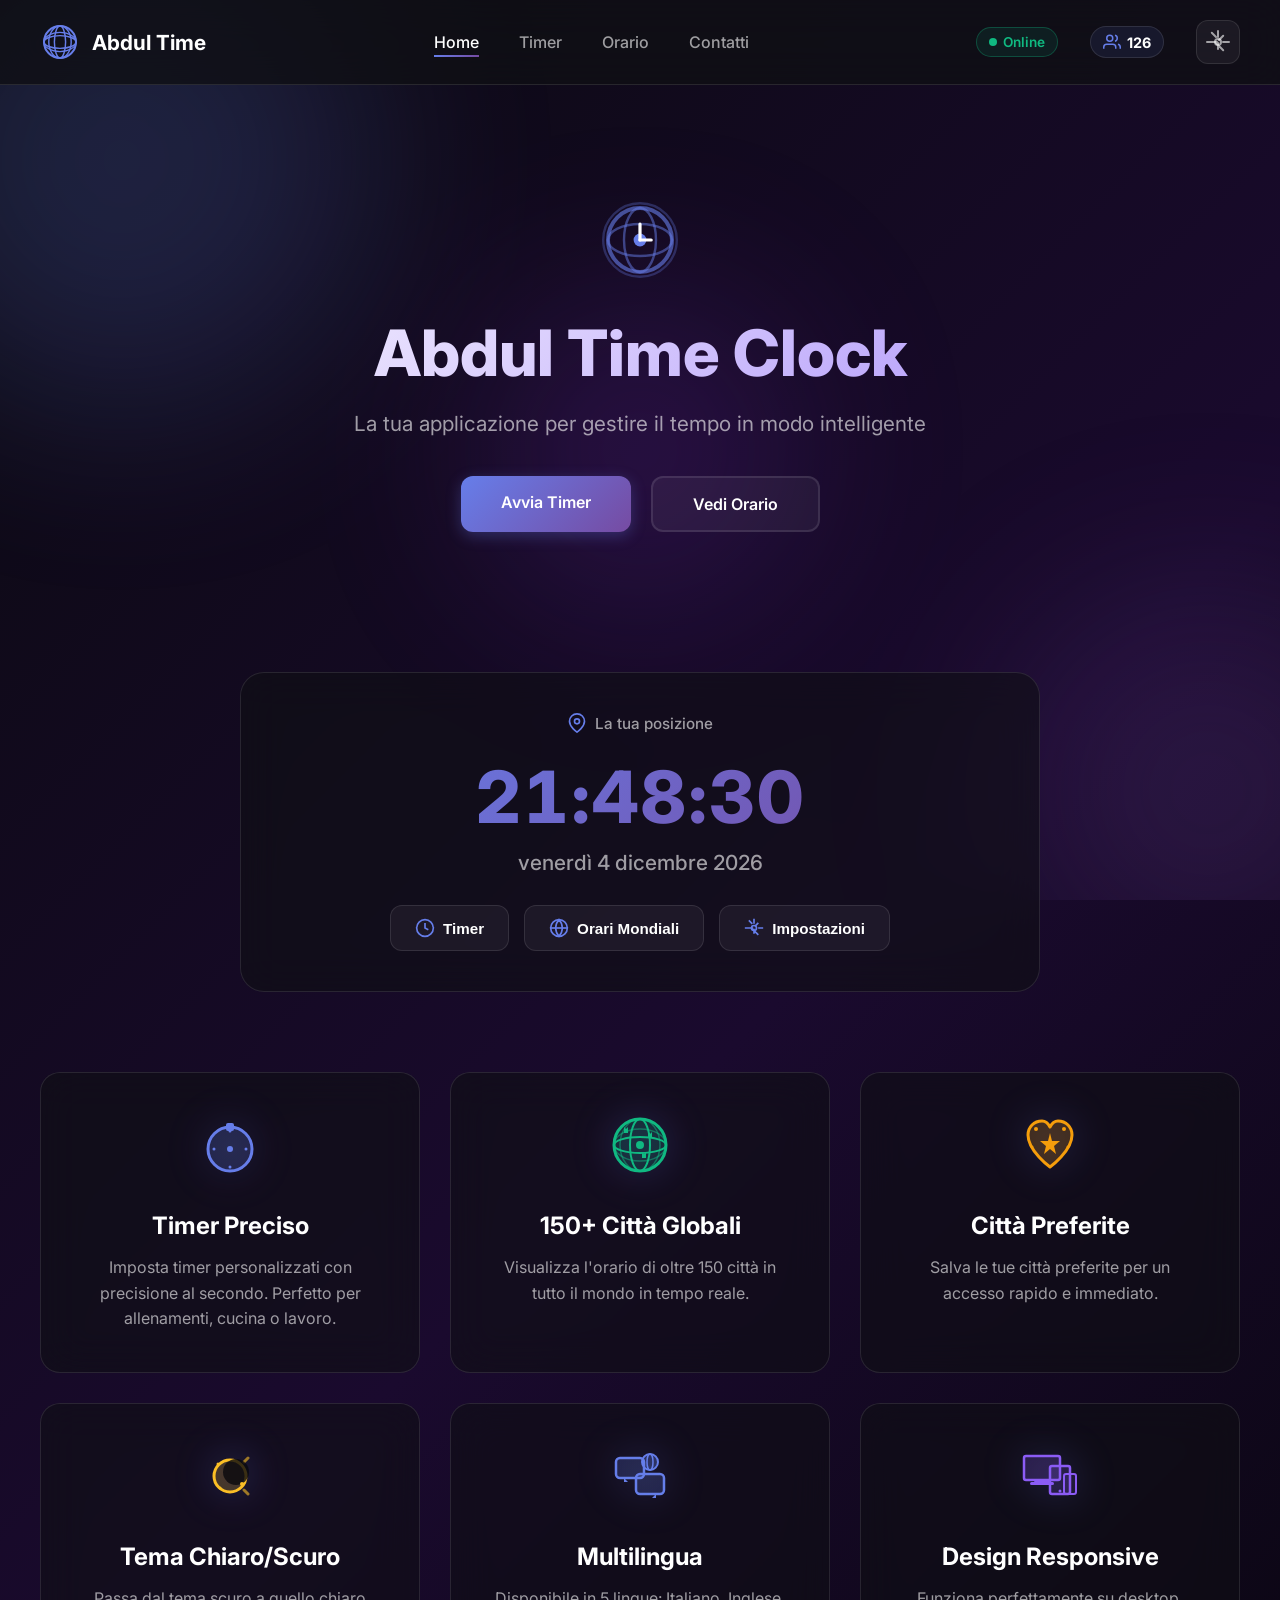
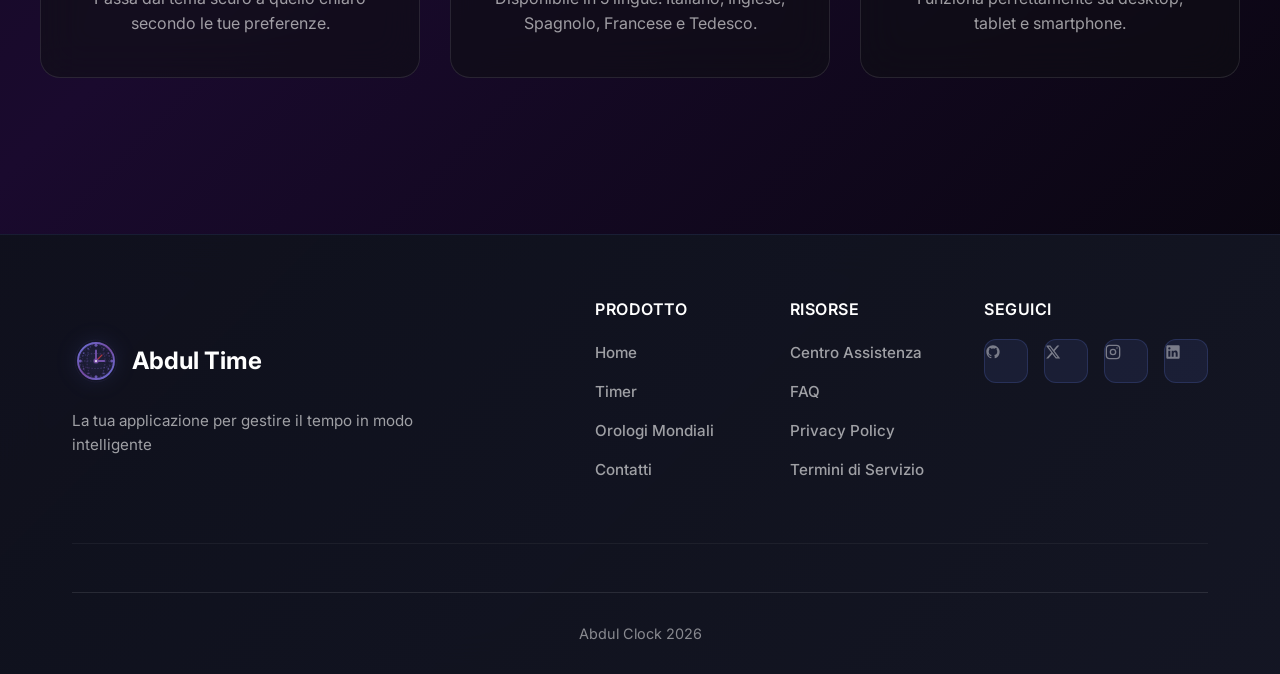
<file: IA/index.html>
<!DOCTYPE html>
<html lang="it">
<head>
    <meta charset="UTF-8">
    <meta name="viewport" content="width=device-width, initial-scale=1.0">
    <title>Abdul Time Clock</title>
    <link rel="stylesheet" href="style.css">
    <link rel="preconnect" href="https://fonts.googleapis.com">
        <link rel="preconnect" href="https://fonts.gstatic.com" crossorigin>
        <link href="https://fonts.googleapis.com/css2?family=Inter:wght@300;400;500;600;700;800&display=swap" rel="stylesheet">
    </head>
    <body>
        <!-- Navigation Header -->
        <header class="navbar">
            <div class="nav-container">
                <div class="logo">
                    <svg width="40" height="40" viewBox="0 0 50 50" fill="none">
                        <!-- Globo esterno -->
                        <circle cx="25" cy="25" r="20" stroke="url(#navGradient)" stroke-width="2.5"/>
                        
                        <!-- Meridiani verticali -->
                        <ellipse cx="25" cy="25" rx="20" ry="8" stroke="url(#navGradient)" stroke-width="1.8"/>
                        <ellipse cx="25" cy="25" rx="14" ry="20" stroke="url(#navGradient)" stroke-width="1.8"/>
                        <ellipse cx="25" cy="25" rx="7" ry="20" stroke="url(#navGradient)" stroke-width="1.8"/>
                        
                        <!-- Paralleli orizzontali -->
                        <line x1="5" y1="25" x2="45" y2="25" stroke="url(#navGradient)" stroke-width="1.8"/>
                        <ellipse cx="25" cy="25" rx="20" ry="12" stroke="url(#navGradient)" stroke-width="1.5"/>
                        
                        <defs>
                            <linearGradient id="navGradient" x1="0" y1="0" x2="50" y2="50">
                                <stop offset="0%" style="stop-color:#667eea"/>
                                <stop offset="100%" style="stop-color:#764ba2"/>
                            </linearGradient>
                        </defs>
                    </svg>
                    <span>Abdul Time</span>
                </div>
                <nav class="nav-menu">
                    <a href="#home" class="nav-link active" data-i18n="nav.home">Home</a>
                    <a href="#timer" class="nav-link" data-i18n="nav.timer">Timer</a>
                    <a href="#orario" class="nav-link" data-i18n="nav.clock">Orario</a>
                    <a href="contatti.html" class="nav-link" data-i18n="nav.contact">Contatti</a>
                </nav>
                <div class="nav-actions">
                    <!-- Online Status Badge -->
                    <div class="status-badge" id="online-status">
                        <div class="status-dot"></div>
                        <span class="status-text" data-i18n="header.online">Online</span>
                    </div>
                    
                    <!-- Live Visitors Counter -->
                    <div class="visitors-badge" title="Visitatori online">
                        <svg width="18" height="18" viewBox="0 0 24 24" fill="none" stroke="currentColor" stroke-width="2">
                            <path d="M17 21v-2a4 4 0 0 0-4-4H5a4 4 0 0 0-4 4v2"></path>
                            <circle cx="9" cy="7" r="4"></circle>
                            <path d="M23 21v-2a4 4 0 0 0-3-3.87"></path>
                            <path d="M16 3.13a4 4 0 0 1 0 7.75"></path>
                        </svg>
                        <span id="live-visitors">--</span>
                    </div>
                    
                    <button class="settings-btn" id="settings-btn" title="Impostazioni">
                        <svg width="24" height="24" viewBox="0 0 24 24" fill="none" stroke="currentColor" stroke-width="2" stroke-linecap="round" stroke-linejoin="round">
                            <circle cx="12" cy="12" r="3"></circle>
                            <path d="M12 1v6m0 6v6m5.2-13.2l-4.2 4.2m0 6l4.2 4.2M23 12h-6m-6 0H1m13.2 5.2l-4.2-4.2m0-6l-4.2-4.2"></path>
                        </svg>
                    </button>
                    <button class="menu-toggle" id="menu-toggle">
                        <span></span>
                        <span></span>
                        <span></span>
                    </button>
                </div>
            </div>
        </header>

        <!-- Background Animation -->
        <div class="background">
            <div class="shape shape-1"></div>
            <div class="shape shape-2"></div>
            <div class="shape shape-3"></div>
        </div>

        <!-- Main Content -->
        <main>
            <!-- HOME SECTION -->
            <section id="home" class="section active">
                <div class="container">
                    <div class="hero">
                        <div class="hero-icon">
                            <svg width="80" height="80" viewBox="0 0 50 50" fill="none">
                                <circle cx="25" cy="25" r="20" stroke="url(#heroGradient)" stroke-width="2.5" opacity="0.6"/>
                                <circle cx="25" cy="25" r="23" stroke="url(#heroGradient)" stroke-width="1.5" opacity="0.3"/>
                                <ellipse cx="25" cy="25" rx="20" ry="10" stroke="url(#heroGradient)" stroke-width="1.5" opacity="0.5"/>
                                <ellipse cx="25" cy="25" rx="10" ry="20" stroke="url(#heroGradient)" stroke-width="1.5" opacity="0.5"/>
                                <circle cx="25" cy="25" r="4" fill="url(#heroGradient)"/>
                                <line x1="25" y1="25" x2="25" y2="15" stroke="white" stroke-width="2" stroke-linecap="round"/>
                                <line x1="25" y1="25" x2="32" y2="25" stroke="white" stroke-width="2" stroke-linecap="round"/>
                                <defs>
                                    <linearGradient id="heroGradient" x1="0" y1="0" x2="50" y2="50">
                                        <stop offset="0%" style="stop-color:#667eea"/>
                                        <stop offset="100%" style="stop-color:#764ba2"/>
                                    </linearGradient>
                                </defs>
                            </svg>
                        </div>
                        <h1 data-i18n="hero.title">Abdul Time Clock</h1>
                        <p class="hero-subtitle" data-i18n="hero.subtitle">La tua applicazione per gestire il tempo in modo intelligente</p>
                        <div class="hero-buttons">
                            <a href="#timer" class="btn btn-primary" data-i18n="hero.startTimer">Avvia Timer</a>
                            <a href="#orario" class="btn btn-secondary" data-i18n="hero.viewClock">Vedi Orario</a>
                        </div>
                    </div>

                    <!-- Current Time Display -->
                    <div class="current-time-section">
                        <div class="current-time-card">
                            <div class="time-location">
                                <svg width="20" height="20" viewBox="0 0 24 24" fill="none" stroke="currentColor" stroke-width="2">
                                    <path d="M21 10c0 7-9 13-9 13s-9-6-9-13a9 9 0 0 1 18 0z"/>
                                    <circle cx="12" cy="10" r="3"/>
                                </svg>
                                <span id="current-location">La tua posizione</span>
                            </div>
                            <div class="current-time-display">
                                <div class="current-time" id="home-current-time">--:--:--</div>
                                <div class="current-date" id="home-current-date">--</div>
                            </div>
                            <div class="quick-actions">
                                <button class="quick-action-btn" onclick="document.querySelector('a[href=\'#timer\']').click()">
                                    <svg width="20" height="20" viewBox="0 0 24 24" fill="none" stroke="currentColor" stroke-width="2">
                                        <circle cx="12" cy="12" r="10"/>
                                        <polyline points="12 6 12 12 16 14"/>
                                    </svg>
                                    <span data-i18n="quick.timer">Timer</span>
                                </button>
                                <button class="quick-action-btn" onclick="document.querySelector('a[href=\'#orario\']').click()">
                                    <svg width="20" height="20" viewBox="0 0 24 24" fill="none" stroke="currentColor" stroke-width="2">
                                        <circle cx="12" cy="12" r="10"/>
                                        <line x1="2" y1="12" x2="22" y2="12"/>
                                        <path d="M12 2a15.3 15.3 0 0 1 4 10 15.3 15.3 0 0 1-4 10 15.3 15.3 0 0 1-4-10 15.3 15.3 0 0 1 4-10z"/>
                                    </svg>
                                    <span data-i18n="quick.worldclock">Orari Mondiali</span>
                                </button>
                                <button class="quick-action-btn" onclick="document.getElementById('settings-btn').click()">
                                    <svg width="20" height="20" viewBox="0 0 24 24" fill="none" stroke="currentColor" stroke-width="2">
                                        <circle cx="12" cy="12" r="3"/>
                                        <path d="M12 1v6m0 6v6m5.2-13.2l-4.2 4.2m0 6l4.2 4.2M23 12h-6m-6 0H1m13.2 5.2l-4.2-4.2m0-6l-4.2-4.2"/>
                                    </svg>
                                    <span data-i18n="quick.settings">Impostazioni</span>
                                </button>
                            </div>
                        </div>
                    </div>

                    <!-- Feature Cards -->
                    <div class="features">
                        <div class="feature-card">
                            <div class="feature-icon">
                                <svg width="64" height="64" viewBox="0 0 64 64" fill="none" xmlns="http://www.w3.org/2000/svg">
                                    <!-- Stopwatch body -->
                                    <circle cx="32" cy="36" r="22" fill="url(#timer1)" opacity="0.2"/>
                                    <circle cx="32" cy="36" r="22" stroke="url(#timer1)" stroke-width="3"/>
                                    <!-- Top button -->
                                    <rect x="28" y="10" width="8" height="8" rx="2" fill="url(#timer1)"/>
                                    <line x1="32" y1="18" x2="32" y2="14" stroke="url(#timer1)" stroke-width="2"/>
                                    <!-- Clock hand -->
                                    <line x1="32" y1="36" x2="32" y2="22" stroke="url(#timer1)" stroke-width="3" stroke-linecap="round"/>
                                    <line x1="32" y1="36" x2="42" y2="36" stroke="url(#timer1)" stroke-width="2.5" stroke-linecap="round"/>
                                    <circle cx="32" cy="36" r="3" fill="url(#timer1)"/>
                                    <!-- Marks -->
                                    <circle cx="32" cy="18" r="1.5" fill="url(#timer1)"/>
                                    <circle cx="48" cy="36" r="1.5" fill="url(#timer1)"/>
                                    <circle cx="32" cy="54" r="1.5" fill="url(#timer1)"/>
                                    <circle cx="16" cy="36" r="1.5" fill="url(#timer1)"/>
                                    <defs>
                                        <linearGradient id="timer1" x1="0" y1="0" x2="64" y2="64">
                                            <stop offset="0%" style="stop-color:#667eea"/>
                                            <stop offset="100%" style="stop-color:#764ba2"/>
                                        </linearGradient>
                                    </defs>
                                </svg>
                            </div>
                            <h3 data-i18n="feature.timer.title">Timer Preciso</h3>
                            <p data-i18n="feature.timer.desc">Imposta timer personalizzati con precisione al secondo. Perfetto per allenamenti, cucina o lavoro.</p>
                        </div>
                        <div class="feature-card">
                            <div class="feature-icon">
                                <svg width="64" height="64" viewBox="0 0 64 64" fill="none" xmlns="http://www.w3.org/2000/svg">
                                    <!-- Globe -->
                                    <circle cx="32" cy="32" r="26" fill="url(#world1)" opacity="0.15"/>
                                    <circle cx="32" cy="32" r="26" stroke="url(#world1)" stroke-width="3"/>
                                    <!-- Latitude lines -->
                                    <ellipse cx="32" cy="32" rx="26" ry="8" stroke="url(#world1)" stroke-width="2"/>
                                    <ellipse cx="32" cy="32" rx="26" ry="16" stroke="url(#world1)" stroke-width="1.5" opacity="0.5"/>
                                    <!-- Longitude lines -->
                                    <ellipse cx="32" cy="32" rx="10" ry="26" stroke="url(#world1)" stroke-width="2"/>
                                    <ellipse cx="32" cy="32" rx="20" ry="26" stroke="url(#world1)" stroke-width="1.5" opacity="0.5"/>
                                    <!-- Center dot -->
                                    <circle cx="32" cy="32" r="4" fill="url(#world1)"/>
                                    <!-- Location pins -->
                                    <path d="M20 20 L20 14 L18 16 L16 14 L16 20 Z" fill="url(#world1)"/>
                                    <path d="M44 25 L44 19 L42 21 L40 19 L40 25 Z" fill="url(#world1)"/>
                                    <path d="M38 45 L38 39 L36 41 L34 39 L34 45 Z" fill="url(#world1)"/>
                                    <defs>
                                        <linearGradient id="world1" x1="0" y1="0" x2="64" y2="64">
                                            <stop offset="0%" style="stop-color:#10b981"/>
                                            <stop offset="100%" style="stop-color:#06b6d4"/>
                                        </linearGradient>
                                    </defs>
                                </svg>
                            </div>
                            <h3 data-i18n="feature.world.title">150+ Città Globali</h3>
                            <p data-i18n="feature.world.desc">Visualizza l'orario di oltre 150 città in tutto il mondo in tempo reale.</p>
                        </div>
                        <div class="feature-card">
                            <div class="feature-icon">
                                <svg width="64" height="64" viewBox="0 0 64 64" fill="none" xmlns="http://www.w3.org/2000/svg">
                                    <!-- Heart shape -->
                                    <path d="M32 54 C32 54, 10 38, 10 22 C10 14, 16 8, 24 8 C28 8, 30 10, 32 14 C34 10, 36 8, 40 8 C48 8, 54 14, 54 22 C54 38, 32 54, 32 54 Z" fill="url(#fav1)" opacity="0.2"/>
                                    <path d="M32 54 C32 54, 10 38, 10 22 C10 14, 16 8, 24 8 C28 8, 30 10, 32 14 C34 10, 36 8, 40 8 C48 8, 54 14, 54 22 C54 38, 32 54, 32 54 Z" stroke="url(#fav1)" stroke-width="3" stroke-linejoin="round"/>
                                    <!-- Inner star -->
                                    <path d="M32 20 L34 28 L42 28 L36 33 L38 41 L32 36 L26 41 L28 33 L22 28 L30 28 Z" fill="url(#fav1)"/>
                                    <!-- Sparkles -->
                                    <circle cx="18" cy="16" r="2" fill="url(#fav1)"/>
                                    <circle cx="46" cy="16" r="2" fill="url(#fav1)"/>
                                    <circle cx="50" cy="34" r="1.5" fill="url(#fav1)"/>
                                    <circle cx="14" cy="34" r="1.5" fill="url(#fav1)"/>
                                    <defs>
                                        <linearGradient id="fav1" x1="0" y1="0" x2="64" y2="64">
                                            <stop offset="0%" style="stop-color:#f59e0b"/>
                                            <stop offset="100%" style="stop-color:#ef4444"/>
                                        </linearGradient>
                                    </defs>
                                </svg>
                            </div>
                            <h3 data-i18n="feature.favorites.title">Città Preferite</h3>
                            <p data-i18n="feature.favorites.desc">Salva le tue città preferite per un accesso rapido e immediato.</p>
                        </div>
                        <div class="feature-card">
                            <div class="feature-icon">
                                <svg width="64" height="64" viewBox="0 0 64 64" fill="none" xmlns="http://www.w3.org/2000/svg">
                                    <!-- Sun rays -->
                                    <g opacity="0.6">
                                        <line x1="32" y1="6" x2="32" y2="12" stroke="url(#theme1)" stroke-width="3" stroke-linecap="round"/>
                                        <line x1="50" y1="14" x2="46" y2="18" stroke="url(#theme1)" stroke-width="3" stroke-linecap="round"/>
                                        <line x1="58" y1="32" x2="52" y2="32" stroke="url(#theme1)" stroke-width="3" stroke-linecap="round"/>
                                        <line x1="50" y1="50" x2="46" y2="46" stroke="url(#theme1)" stroke-width="3" stroke-linecap="round"/>
                                    </g>
                                    <!-- Moon crescent (dark side) -->
                                    <circle cx="32" cy="32" r="16" fill="url(#theme1)" opacity="0.2"/>
                                    <circle cx="32" cy="32" r="16" stroke="url(#theme1)" stroke-width="3"/>
                                    <circle cx="38" cy="28" r="13" fill="#0a0a0f" opacity="0.8"/>
                                    <!-- Stars -->
                                    <circle cx="20" cy="20" r="1.5" fill="url(#theme1)"/>
                                    <circle cx="22" cy="44" r="1.5" fill="url(#theme1)"/>
                                    <circle cx="44" cy="40" r="2" fill="url(#theme1)"/>
                                    <defs>
                                        <linearGradient id="theme1" x1="0" y1="0" x2="64" y2="64">
                                            <stop offset="0%" style="stop-color:#fbbf24"/>
                                            <stop offset="100%" style="stop-color:#8b5cf6"/>
                                        </linearGradient>
                                    </defs>
                                </svg>
                            </div>
                            <h3 data-i18n="feature.theme.title">Tema Chiaro/Scuro</h3>
                            <p data-i18n="feature.theme.desc">Passa dal tema scuro a quello chiaro secondo le tue preferenze.</p>
                        </div>
                        <div class="feature-card">
                            <div class="feature-icon">
                                <svg width="64" height="64" viewBox="0 0 64 64" fill="none" xmlns="http://www.w3.org/2000/svg">
                                    <!-- Chat bubble 1 -->
                                    <rect x="8" y="14" width="28" height="20" rx="4" fill="url(#lang1)" opacity="0.2"/>
                                    <rect x="8" y="14" width="28" height="20" rx="4" stroke="url(#lang1)" stroke-width="2.5"/>
                                    <path d="M16 34 L20 38 L16 38 Z" fill="url(#lang1)"/>
                                    <!-- Chat bubble 2 -->
                                    <rect x="28" y="30" width="28" height="20" rx="4" fill="url(#lang1)" opacity="0.2"/>
                                    <rect x="28" y="30" width="28" height="20" rx="4" stroke="url(#lang1)" stroke-width="2.5"/>
                                    <path d="M48 50 L44 54 L48 54 Z" fill="url(#lang1)"/>
                                    <!-- Text lines in bubble 1 -->
                                    <line x1="12" y1="20" x2="32" y2="20" stroke="url(#lang1)" stroke-width="2" stroke-linecap="round"/>
                                    <line x1="12" y1="26" x2="26" y2="26" stroke="url(#lang1)" stroke-width="2" stroke-linecap="round"/>
                                    <!-- Text lines in bubble 2 -->
                                    <line x1="32" y1="36" x2="52" y2="36" stroke="url(#lang1)" stroke-width="2" stroke-linecap="round"/>
                                    <line x1="32" y1="42" x2="48" y2="42" stroke="url(#lang1)" stroke-width="2" stroke-linecap="round"/>
                                    <!-- Globe icon -->
                                    <circle cx="42" cy="18" r="8" fill="url(#lang1)" opacity="0.3"/>
                                    <circle cx="42" cy="18" r="8" stroke="url(#lang1)" stroke-width="2"/>
                                    <ellipse cx="42" cy="18" rx="3" ry="8" stroke="url(#lang1)" stroke-width="1.5"/>
                                    <line x1="34" y1="18" x2="50" y2="18" stroke="url(#lang1)" stroke-width="1.5"/>
                                    <defs>
                                        <linearGradient id="lang1" x1="0" y1="0" x2="64" y2="64">
                                            <stop offset="0%" style="stop-color:#667eea"/>
                                            <stop offset="100%" style="stop-color:#06b6d4"/>
                                        </linearGradient>
                                    </defs>
                                </svg>
                            </div>
                            <h3 data-i18n="feature.multilang.title">Multilingua</h3>
                            <p data-i18n="feature.multilang.desc">Disponibile in 5 lingue: Italiano, Inglese, Spagnolo, Francese e Tedesco.</p>
                        </div>
                        <div class="feature-card">
                            <div class="feature-icon">
                                <svg width="64" height="64" viewBox="0 0 64 64" fill="none" xmlns="http://www.w3.org/2000/svg">
                                    <!-- Desktop -->
                                    <rect x="6" y="12" width="36" height="24" rx="2" fill="url(#device1)" opacity="0.2"/>
                                    <rect x="6" y="12" width="36" height="24" rx="2" stroke="url(#device1)" stroke-width="2.5"/>
                                    <rect x="16" y="36" width="16" height="2" rx="1" fill="url(#device1)"/>
                                    <rect x="12" y="38" width="24" height="3" rx="1.5" fill="url(#device1)"/>
                                    <!-- Tablet -->
                                    <rect x="32" y="22" width="20" height="28" rx="2" fill="url(#device1)" opacity="0.15"/>
                                    <rect x="32" y="22" width="20" height="28" rx="2" stroke="url(#device1)" stroke-width="2.5"/>
                                    <circle cx="42" cy="47" r="1.5" fill="url(#device1)"/>
                                    <!-- Phone -->
                                    <rect x="46" y="30" width="12" height="20" rx="2" fill="url(#device1)" opacity="0.1"/>
                                    <rect x="46" y="30" width="12" height="20" rx="2" stroke="url(#device1)" stroke-width="2"/>
                                    <line x1="49" y1="33" x2="55" y2="33" stroke="url(#device1)" stroke-width="1.5" stroke-linecap="round"/>
                                    <circle cx="52" cy="47" r="1" fill="url(#device1)"/>
                                    <!-- Screen content lines -->
                                    <line x1="10" y1="18" x2="28" y2="18" stroke="url(#device1)" stroke-width="1.5" opacity="0.5"/>
                                    <line x1="10" y1="22" x2="24" y2="22" stroke="url(#device1)" stroke-width="1.5" opacity="0.5"/>
                                    <defs>
                                        <linearGradient id="device1" x1="0" y1="0" x2="64" y2="64">
                                            <stop offset="0%" style="stop-color:#8b5cf6"/>
                                            <stop offset="100%" style="stop-color:#ec4899"/>
                                        </linearGradient>
                                    </defs>
                                </svg>
                            </div>
                            <h3 data-i18n="feature.responsive.title">Design Responsive</h3>
                            <p data-i18n="feature.responsive.desc">Funziona perfettamente su desktop, tablet e smartphone.</p>
                        </div>
                    </div>
                </div>
            </section>

            <!-- TIMER SECTION -->
            <section id="timer" class="section">
                <div class="container">
                    <h2 class="section-title" data-i18n="timer.title">⏰ Timer</h2>
                    
                    <div class="timer-container">
                        <div class="timer-display-large" id="timer-display">
                            <span class="time-part">00</span>
                            <span class="separator">:</span>
                            <span class="time-part">00</span>
                        </div>
                        
                        <div class="timer-controls">
                            <div class="timer-inputs">
                                <div class="input-group">
                                    <label data-i18n="timer.minutes">Minuti</label>
                                    <div class="input-wrapper">
                                        <input type="number" id="timer-minutes" min="0" max="59" value="0" />
                                        <div class="input-arrows">
                                            <button class="arrow-up" data-target="timer-minutes">
                                                <svg width="12" height="8" viewBox="0 0 12 8" fill="none">
                                                    <path d="M1 7L6 2L11 7" stroke="white" stroke-width="2" stroke-linecap="round"/>
                                                </svg>
                                            </button>
                                            <button class="arrow-down" data-target="timer-minutes">
                                                <svg width="12" height="8" viewBox="0 0 12 8" fill="none">
                                                    <path d="M1 1L6 6L11 1" stroke="white" stroke-width="2" stroke-linecap="round"/>
                                                </svg>
                                            </button>
                                        </div>
                                    </div>
                                </div>
                                <div class="input-separator">:</div>
                                <div class="input-group">
                                    <label data-i18n="timer.seconds">Secondi</label>
                                    <div class="input-wrapper">
                                        <input type="number" id="timer-seconds" min="0" max="59" value="30" />
                                        <div class="input-arrows">
                                            <button class="arrow-up" data-target="timer-seconds">
                                                <svg width="12" height="8" viewBox="0 0 12 8" fill="none">
                                                    <path d="M1 7L6 2L11 7" stroke="white" stroke-width="2" stroke-linecap="round"/>
                                                </svg>
                                            </button>
                                            <button class="arrow-down" data-target="timer-seconds">
                                                <svg width="12" height="8" viewBox="0 0 12 8" fill="none">
                                                    <path d="M1 1L6 6L11 1" stroke="white" stroke-width="2" stroke-linecap="round"/>
                                                </svg>
                                            </button>
                                        </div>
                                    </div>
                                </div>
                            </div>

                            <div class="timer-presets">
                                <button class="preset-btn" data-time="30">30s</button>
                                <button class="preset-btn" data-time="60">1m</button>
                                <button class="preset-btn" data-time="180">3m</button>
                                <button class="preset-btn" data-time="300">5m</button>
                                <button class="preset-btn" data-time="600">10m</button>
                            </div>

                            <div class="timer-buttons">
                                <button class="btn btn-primary" id="start-timer" data-i18n="timer.start">Avvia</button>
                                <button class="btn btn-secondary" id="pause-timer" data-i18n="timer.pause">Pausa</button>
                                <button class="btn btn-danger" id="reset-timer" data-i18n="timer.reset">Reset</button>
                            </div>
                        </div>
                    </div>

                    <!-- Timer History & Stats -->
                    <div class="timer-extras">
                        <div class="timer-saved-card">
                            <div class="card-header">
                                <svg width="24" height="24" viewBox="0 0 24 24" fill="none" stroke="currentColor" stroke-width="2">
                                    <path d="M19 21l-7-5-7 5V5a2 2 0 0 1 2-2h10a2 2 0 0 1 2 2z"/>
                                </svg>
                                <h3 data-i18n="timer.saved">Timer Salvati</h3>
                                <button class="add-preset-btn" id="add-preset-btn" title="Aggiungi nuovo preset">
                                    <svg width="18" height="18" viewBox="0 0 24 24" fill="none" stroke="currentColor" stroke-width="2">
                                        <line x1="12" y1="5" x2="12" y2="19"/>
                                        <line x1="5" y1="12" x2="19" y2="12"/>
                                    </svg>
                                </button>
                            </div>
                            <div class="saved-presets-list" id="saved-presets">
                                <p class="empty-message" data-i18n="timer.noSaved">Nessun timer salvato. Crea i tuoi preset personalizzati!</p>
                            </div>
                        </div>

                        <div class="timer-stats-card">
                            <div class="card-header">
                                <svg width="24" height="24" viewBox="0 0 24 24" fill="none" stroke="currentColor" stroke-width="2">
                                    <line x1="12" y1="20" x2="12" y2="10"/>
                                    <line x1="18" y1="20" x2="18" y2="4"/>
                                    <line x1="6" y1="20" x2="6" y2="16"/>
                                </svg>
                                <h3 data-i18n="timer.stats">Statistiche</h3>
                            </div>
                            <div class="stats-grid">
                                <div class="stat-item">
                                    <div class="stat-value" id="total-timers">0</div>
                                    <div class="stat-label" data-i18n="timer.totalTimers">Timer Completati</div>
                                </div>
                                <div class="stat-item">
                                    <div class="stat-value" id="total-time">0m</div>
                                    <div class="stat-label" data-i18n="timer.totalTime">Tempo Totale</div>
                                </div>
                                <div class="stat-item">
                                    <div class="stat-value" id="avg-timer">0m</div>
                                    <div class="stat-label" data-i18n="timer.avgTimer">Media Timer</div>
                                </div>
                                <div class="stat-item">
                                    <div class="stat-value" id="longest-timer">0m</div>
                                    <div class="stat-label" data-i18n="timer.longest">Timer Più Lungo</div>
                                </div>
                            </div>
                        </div>
                    </div>
                </div>
            </section>

            <!-- Add Preset Modal -->
            <div class="modal" id="preset-modal">
                <div class="modal-overlay" id="preset-modal-overlay"></div>
                <div class="modal-content">
                    <div class="modal-header">
                        <h3 data-i18n="timer.addPreset">Aggiungi Timer Personalizzato</h3>
                        <button class="modal-close" id="close-preset-modal">
                            <svg width="24" height="24" viewBox="0 0 24 24" fill="none" stroke="currentColor" stroke-width="2">
                                <line x1="18" y1="6" x2="6" y2="18"/>
                                <line x1="6" y1="6" x2="18" y2="18"/>
                            </svg>
                        </button>
                    </div>
                    <form id="preset-form">
                        <div class="form-group">
                            <label data-i18n="timer.presetName">Nome Timer</label>
                            <input type="text" id="preset-name" placeholder="Es: Allenamento, Studio, Meditazione" maxlength="30" required>
                        </div>
                        <div class="form-group-inline">
                            <div class="form-group">
                                <label data-i18n="timer.minutes">Minuti</label>
                                <input type="number" id="preset-minutes" min="0" max="59" value="5" required>
                            </div>
                            <div class="form-group">
                                <label data-i18n="timer.seconds">Secondi</label>
                                <input type="number" id="preset-seconds" min="0" max="59" value="0" required>
                            </div>
                        </div>
                        <div class="form-actions">
                            <button type="button" class="btn btn-secondary" id="cancel-preset" data-i18n="timer.cancel">Annulla</button>
                            <button type="submit" class="btn btn-primary" data-i18n="timer.save">Salva</button>
                        </div>
                    </form>
                </div>
            </div>

            <!-- ORARIO SECTION -->
            <section id="orario" class="section">
                <div class="container">
                    <h2 class="section-title" data-i18n="clock.title">🌐 Orario Mondiale</h2>
                    
                    <!-- Favorites Section -->
                    <div class="favorites-header">
                        <h3>
                            <svg class="favorites-icon" width="22" height="22" viewBox="0 0 24 24" fill="none" stroke="currentColor" stroke-width="2" stroke-linecap="round" stroke-linejoin="round">
                                <polygon points="12 2 15.09 8.26 22 9.27 17 14.14 18.18 21.02 12 17.77 5.82 21.02 7 14.14 2 9.27 8.91 8.26 12 2"/>
                            </svg>
                            <span data-i18n="clock.favorites">Preferiti</span>
                        </h3>
                        <div class="favorites-container" id="favorites-clocks">
                            <p class="no-favorites" id="no-favorites" data-i18n="clock.noFavorites">Nessun preferito. Clicca sulla stella per salvare una città.</p>
                        </div>
                    </div>

                    <!-- Search Bar -->
                    <div class="search-container">
                        <svg width="20" height="20" viewBox="0 0 24 24" fill="none" stroke="currentColor" stroke-width="2">
                            <circle cx="11" cy="11" r="8"></circle>
                            <path d="M21 21l-4.35-4.35"></path>
                        </svg>
                        <input type="text" id="search-country" placeholder="Cerca paese o città..." data-i18n="clock.search">
                    </div>

                    <h3 class="all-cities-title" data-i18n="clock.allCities">Tutte le Città</h3>
                    <div class="clocks-grid" id="world-clocks">
                        <!-- Gli orologi verranno generati dinamicamente -->
                    </div>
                </div>
            </section>
        </main>

        <!-- Settings Panel -->
        <div class="settings-panel" id="settings-panel">
            <div class="settings-overlay" id="settings-overlay"></div>
            <div class="settings-content">
                <div class="settings-header">
                    <h2 data-i18n="settings.title">⚙️ Impostazioni</h2>
                    <button class="settings-close" id="settings-close">
                        <svg width="24" height="24" viewBox="0 0 24 24" fill="none" stroke="currentColor" stroke-width="2">
                            <line x1="18" y1="6" x2="6" y2="18"></line>
                            <line x1="6" y1="6" x2="18" y2="18"></line>
                        </svg>
                    </button>
                </div>
                
                <div class="settings-body">
                    <div class="settings-section">
                        <h3>
                            <svg width="24" height="24" viewBox="0 0 24 24" fill="none" xmlns="http://www.w3.org/2000/svg" style="display: inline-block; vertical-align: middle; margin-right: 8px;">
                                <circle cx="12" cy="12" r="9" stroke="url(#themeIconGrad)" stroke-width="2" fill="none"/>
                                <path d="M12 3C7.03 3 3 7.03 3 12C3 16.97 7.03 21 12 21V3Z" fill="url(#themeIconGrad)" opacity="0.5"/>
                                <circle cx="8" cy="8" r="2" fill="url(#themeIconGrad)"/>
                                <circle cx="16" cy="8" r="2" fill="url(#themeIconGrad)"/>
                                <circle cx="8" cy="16" r="2" fill="url(#themeIconGrad)"/>
                                <circle cx="16" cy="16" r="2" fill="url(#themeIconGrad)"/>
                                <defs>
                                    <linearGradient id="themeIconGrad" x1="0" y1="0" x2="24" y2="24">
                                        <stop offset="0%" style="stop-color:#f59e0b"/>
                                        <stop offset="100%" style="stop-color:#8b5cf6"/>
                                    </linearGradient>
                                </defs>
                            </svg>
                            <span data-i18n="settings.theme">Tema</span>
                        </h3>
                        <div class="setting-item">
                            <label>
                                <span data-i18n="settings.darkMode">Modalità Scura</span>
                                <input type="checkbox" id="dark-mode" checked>
                                <span class="toggle-switch"></span>
                            </label>
                        </div>
                    </div>

                    <div class="settings-section">
                        <h3>
                            <svg width="24" height="24" viewBox="0 0 24 24" fill="none" xmlns="http://www.w3.org/2000/svg" style="display: inline-block; vertical-align: middle; margin-right: 8px;">
                                <circle cx="12" cy="12" r="9" stroke="url(#langIconGrad)" stroke-width="2"/>
                                <ellipse cx="12" cy="12" rx="4" ry="9" stroke="url(#langIconGrad)" stroke-width="1.5"/>
                                <line x1="3" y1="12" x2="21" y2="12" stroke="url(#langIconGrad)" stroke-width="1.5"/>
                                <ellipse cx="12" cy="12" rx="9" ry="4" stroke="url(#langIconGrad)" stroke-width="1.5"/>
                                <circle cx="12" cy="12" r="2" fill="url(#langIconGrad)"/>
                                <defs>
                                    <linearGradient id="langIconGrad" x1="0" y1="0" x2="24" y2="24">
                                        <stop offset="0%" style="stop-color:#06b6d4"/>
                                        <stop offset="100%" style="stop-color:#8b5cf6"/>
                                    </linearGradient>
                                </defs>
                            </svg>
                            <span data-i18n="settings.language">Lingua</span>
                        </h3>
                        <div class="setting-item language-selector">
                            <label for="language-select">
                                <span data-i18n="settings.selectLanguage">Seleziona Lingua</span>
                            </label>
                            <select id="language-select" class="language-dropdown">
                                <option value="it" selected>🇮🇹 Italiano</option>
                                <option value="en">🇬🇧 English</option>
                                <option value="es">🇪🇸 Español</option>
                                <option value="fr">🇫🇷 Français</option>
                                <option value="de">🇩🇪 Deutsch</option>
                                <option value="pt">🇵🇹 Português</option>
                                <option value="ru">🇷🇺 Русский</option>
                                <option value="zh">🇨🇳 中文</option>
                                <option value="ja">🇯🇵 日本語</option>
                                <option value="ar">🇸🇦 العربية</option>
                            </select>
                        </div>
                        <p class="setting-description" data-i18n="settings.languageDesc">La lingua selezionata verrà applicata a tutta l'applicazione.</p>
                    </div>

                    <div class="settings-section">
                        <h3>
                            <svg width="24" height="24" viewBox="0 0 24 24" fill="none" xmlns="http://www.w3.org/2000/svg" style="display: inline-block; vertical-align: middle; margin-right: 8px;">
                                <circle cx="12" cy="12" r="9" stroke="url(#timerIconGrad)" stroke-width="2"/>
                                <circle cx="12" cy="12" r="7" stroke="url(#timerIconGrad)" stroke-width="1.5" opacity="0.3"/>
                                <line x1="12" y1="6" x2="12" y2="12" stroke="url(#timerIconGrad)" stroke-width="2" stroke-linecap="round"/>
                                <line x1="12" y1="12" x2="16" y2="12" stroke="url(#timerIconGrad)" stroke-width="2" stroke-linecap="round"/>
                                <circle cx="12" cy="12" r="1.5" fill="url(#timerIconGrad)"/>
                                <rect x="10" y="2" width="4" height="3" rx="1" fill="url(#timerIconGrad)"/>
                                <defs>
                                    <linearGradient id="timerIconGrad" x1="0" y1="0" x2="24" y2="24">
                                        <stop offset="0%" style="stop-color:#667eea"/>
                                        <stop offset="100%" style="stop-color:#764ba2"/>
                                    </linearGradient>
                                </defs>
                            </svg>
                            <span data-i18n="settings.timerSettings">Timer</span>
                        </h3>
                        <div class="setting-item">
                            <label>
                                <span data-i18n="settings.soundNotifications">Notifiche sonore</span>
                                <input type="checkbox" id="sound-notifications" checked>
                                <span class="toggle-switch"></span>
                            </label>
                        </div>
                        <div class="setting-item">
                            <label>
                                <span data-i18n="settings.autoRepeat">Auto-ripeti timer</span>
                                <input type="checkbox" id="auto-repeat">
                                <span class="toggle-switch"></span>
                            </label>
                        </div>
                    </div>

                    <div class="settings-section">
                        <h3>
                            <svg width="24" height="24" viewBox="0 0 24 24" fill="none" xmlns="http://www.w3.org/2000/svg" style="display: inline-block; vertical-align: middle; margin-right: 8px;">
                                <circle cx="12" cy="12" r="9" stroke="url(#clockIconGrad)" stroke-width="2"/>
                                <ellipse cx="12" cy="12" rx="9" ry="3.5" stroke="url(#clockIconGrad)" stroke-width="1.5"/>
                                <ellipse cx="12" cy="12" rx="4.5" ry="9" stroke="url(#clockIconGrad)" stroke-width="1.5"/>
                                <circle cx="12" cy="12" r="1.5" fill="url(#clockIconGrad)"/>
                                <path d="M8 8L10 10M16 8L14 10M8 16L10 14M16 16L14 14" stroke="url(#clockIconGrad)" stroke-width="1.5" stroke-linecap="round"/>
                                <defs>
                                    <linearGradient id="clockIconGrad" x1="0" y1="0" x2="24" y2="24">
                                        <stop offset="0%" style="stop-color:#10b981"/>
                                        <stop offset="100%" style="stop-color:#06b6d4"/>
                                    </linearGradient>
                                </defs>
                            </svg>
                            <span data-i18n="settings.clockSettings">Orologi</span>
                        </h3>
                        <div class="setting-item">
                            <label>
                                <span data-i18n="settings.format24">Formato 24 ore</span>
                                <input type="checkbox" id="time-format-24" checked>
                                <span class="toggle-switch"></span>
                            </label>
                        </div>
                        <div class="setting-item">
                            <label>
                                <span data-i18n="settings.showSeconds">Mostra secondi</span>
                                <input type="checkbox" id="show-seconds" checked>
                                <span class="toggle-switch"></span>
                            </label>
                        </div>
                    </div>

                    <div class="settings-section">
                        <h3>
                            <svg width="24" height="24" viewBox="0 0 24 24" fill="none" xmlns="http://www.w3.org/2000/svg" style="display: inline-block; vertical-align: middle; margin-right: 8px;">
                                <rect x="3" y="4" width="18" height="16" rx="2" stroke="url(#dataIconGrad)" stroke-width="2"/>
                                <line x1="3" y1="9" x2="21" y2="9" stroke="url(#dataIconGrad)" stroke-width="2"/>
                                <rect x="7" y="12" width="4" height="5" fill="url(#dataIconGrad)" opacity="0.6"/>
                                <rect x="13" y="14" width="4" height="3" fill="url(#dataIconGrad)" opacity="0.8"/>
                                <circle cx="6" cy="6.5" r="1" fill="url(#dataIconGrad)"/>
                                <circle cx="9" cy="6.5" r="1" fill="url(#dataIconGrad)"/>
                                <circle cx="12" cy="6.5" r="1" fill="url(#dataIconGrad)"/>
                                <defs>
                                    <linearGradient id="dataIconGrad" x1="0" y1="0" x2="24" y2="24">
                                        <stop offset="0%" style="stop-color:#ef4444"/>
                                        <stop offset="100%" style="stop-color:#f59e0b"/>
                                    </linearGradient>
                                </defs>
                            </svg>
                            <span data-i18n="settings.data">Dati</span>
                        </h3>
                        <div class="setting-item">
                            <button class="btn btn-danger reset-stats" id="reset-stats" data-i18n="settings.resetStats">
                                🗑️ Resetta Statistiche
                            </button>
                        </div>
                        <p class="setting-description" data-i18n="settings.resetStatsDesc">Reimposta il contatore delle visualizzazioni a zero.</p>
                    </div>
                </div>
            </div>
        </div>



        <!-- Timer Finished Notification -->
        <div class="notification" id="timer-notification">
            <div class="notification-content">
                <div class="notification-icon">
                    <svg width="48" height="48" viewBox="0 0 24 24" fill="none" stroke="currentColor" stroke-width="2">
                        <circle cx="12" cy="12" r="10"></circle>
                        <polyline points="12 6 12 12 16 14"></polyline>
                    </svg>
                </div>
                <div class="notification-text">
                    <h4 data-i18n="notification.timerFinished">⏰ Timer Terminato!</h4>
                    <p data-i18n="notification.timeUp">Il tempo è scaduto</p>
                </div>
                <button class="notification-close" id="close-notification">
                    <svg width="20" height="20" viewBox="0 0 24 24" fill="none" stroke="currentColor" stroke-width="2">
                        <line x1="18" y1="6" x2="6" y2="18"></line>
                        <line x1="6" y1="6" x2="18" y2="18"></line>
                    </svg>
                </button>
            </div>
        </div>
        <!-- Footer -->
        <footer class="footer">
            <div class="footer-container">
                <div class="footer-content">
                    <div class="footer-left">
                        <div class="footer-logo">
                            <svg width="48" height="48" viewBox="0 0 64 64" fill="none" xmlns="http://www.w3.org/2000/svg">
                                <!-- Outer glow circles -->
                                <circle cx="32" cy="32" r="30" fill="url(#footerGlow)" opacity="0.15"/>
                                <circle cx="32" cy="32" r="28" stroke="url(#footerGradient)" stroke-width="0.5" opacity="0.2"/>
                                
                                <!-- Main clock body with gradient fill -->
                                <circle cx="32" cy="32" r="24" fill="url(#footerBg)" opacity="0.15"/>
                                <circle cx="32" cy="32" r="24" stroke="url(#footerGradient)" stroke-width="2.5"/>
                                
                                <!-- Inner circle detail -->
                                <circle cx="32" cy="32" r="22" stroke="url(#footerGradient)" stroke-width="0.5" opacity="0.3"/>
                                
                                <!-- Globe meridians and parallels -->
                                <ellipse cx="32" cy="32" rx="24" ry="10" stroke="url(#footerGradient)" stroke-width="1.5" opacity="0.35" stroke-dasharray="2 2"/>
                                <ellipse cx="32" cy="32" rx="12" ry="24" stroke="url(#footerGradient)" stroke-width="1.5" opacity="0.35" stroke-dasharray="2 2"/>
                                <ellipse cx="32" cy="32" rx="18" ry="24" stroke="url(#footerGradient)" stroke-width="1" opacity="0.25" stroke-dasharray="2 2"/>
                                <line x1="8" y1="32" x2="56" y2="32" stroke="url(#footerGradient)" stroke-width="1.5" opacity="0.35" stroke-dasharray="2 2"/>
                                
                                <!-- Clock hands with shadow -->
                                <line x1="32" y1="32" x2="32" y2="18" stroke="rgba(0,0,0,0.2)" stroke-width="3" stroke-linecap="round" transform="translate(0.5, 0.5)"/>
                                <line x1="32" y1="32" x2="32" y2="18" stroke="url(#footerGradient)" stroke-width="2.5" stroke-linecap="round"/>
                                
                                <line x1="32" y1="32" x2="43" y2="32" stroke="rgba(0,0,0,0.2)" stroke-width="3" stroke-linecap="round" transform="translate(0.5, 0.5)"/>
                                <line x1="32" y1="32" x2="43" y2="32" stroke="url(#footerGradient)" stroke-width="2.5" stroke-linecap="round"/>
                                
                                <!-- Second hand (optional - thinner) -->
                                <line x1="32" y1="32" x2="40" y2="24" stroke="#ef4444" stroke-width="1.5" stroke-linecap="round" opacity="0.7"/>
                                
                                <!-- Center dot with glow -->
                                <circle cx="32" cy="32" r="4" fill="url(#footerGradient)" opacity="0.3"/>
                                <circle cx="32" cy="32" r="3" fill="url(#footerGradient)"/>
                                <circle cx="32" cy="32" r="1.5" fill="white" opacity="0.8"/>
                                
                                <!-- Enhanced hour markers -->
                                <g opacity="0.9">
                                    <!-- 12, 3, 6, 9 - larger markers -->
                                    <circle cx="32" cy="11" r="2" fill="url(#footerGradient)"/>
                                    <circle cx="53" cy="32" r="2" fill="url(#footerGradient)"/>
                                    <circle cx="32" cy="53" r="2" fill="url(#footerGradient)"/>
                                    <circle cx="11" cy="32" r="2" fill="url(#footerGradient)"/>
                                    
                                    <!-- Other hours - smaller markers -->
                                    <circle cx="42.5" cy="15.5" r="1.2" fill="url(#footerGradient)" opacity="0.7"/>
                                    <circle cx="48.5" cy="21.5" r="1.2" fill="url(#footerGradient)" opacity="0.7"/>
                                    <circle cx="48.5" cy="42.5" r="1.2" fill="url(#footerGradient)" opacity="0.7"/>
                                    <circle cx="42.5" cy="48.5" r="1.2" fill="url(#footerGradient)" opacity="0.7"/>
                                    <circle cx="21.5" cy="48.5" r="1.2" fill="url(#footerGradient)" opacity="0.7"/>
                                    <circle cx="15.5" cy="42.5" r="1.2" fill="url(#footerGradient)" opacity="0.7"/>
                                    <circle cx="15.5" cy="21.5" r="1.2" fill="url(#footerGradient)" opacity="0.7"/>
                                    <circle cx="21.5" cy="15.5" r="1.2" fill="url(#footerGradient)" opacity="0.7"/>
                                </g>
                                
                                <defs>
                                    <linearGradient id="footerGradient" x1="0" y1="0" x2="64" y2="64" gradientUnits="userSpaceOnUse">
                                        <stop offset="0%" style="stop-color:#667eea"/>
                                        <stop offset="50%" style="stop-color:#764ba2"/>
                                        <stop offset="100%" style="stop-color:#667eea"/>
                                    </linearGradient>
                                    <radialGradient id="footerGlow" cx="32" cy="32" r="30" gradientUnits="userSpaceOnUse">
                                        <stop offset="0%" style="stop-color:#667eea; stop-opacity:0.4"/>
                                        <stop offset="50%" style="stop-color:#764ba2; stop-opacity:0.2"/>
                                        <stop offset="100%" style="stop-color:#764ba2; stop-opacity:0"/>
                                    </radialGradient>
                                    <linearGradient id="footerBg" x1="0" y1="0" x2="64" y2="64" gradientUnits="userSpaceOnUse">
                                        <stop offset="0%" style="stop-color:#667eea; stop-opacity:0.3"/>
                                        <stop offset="100%" style="stop-color:#764ba2; stop-opacity:0.3"/>
                                    </linearGradient>
                                </defs>
                            </svg>
                            <span>Abdul Time</span>
                        </div>
                        <p class="footer-tagline" data-i18n="footer.tagline">La tua applicazione per gestire il tempo in modo intelligente</p>
                    </div>

                    <div class="footer-links">
                        <div class="footer-section">
                            <h4 data-i18n="footer.product">Prodotto</h4>
                            <a href="#home" data-i18n="footer.home">Home</a>
                            <a href="#timer" data-i18n="footer.timer">Timer</a>
                            <a href="#orario" data-i18n="footer.worldClock">Orario Mondiale</a>
                            <a href="contatti.html" data-i18n="footer.contacts">Contatti</a>
                        </div>

                        <div class="footer-section">
                            <h4 data-i18n="footer.resources">Risorse</h4>
                            <a href="contatti.html" data-i18n="footer.help">Centro Assistenza</a>
                            <a href="contatti.html" data-i18n="footer.faq">FAQ</a>
                            <a href="#" data-i18n="footer.privacy">Privacy Policy</a>
                            <a href="#" data-i18n="footer.terms">Termini di Servizio</a>
                        </div>

                        <div class="footer-section">
                            <h4 data-i18n="footer.followUs">Seguici</h4>
                            <div class="footer-social">
                                <a href="#" class="social-icon social-github" title="GitHub" aria-label="GitHub">
                                    <svg width="24" height="24" viewBox="0 0 24 24" fill="none" xmlns="http://www.w3.org/2000/svg">
                                        <path d="M12 2C6.477 2 2 6.477 2 12c0 4.42 2.865 8.17 6.839 9.49.5.092.682-.217.682-.482 0-.237-.008-.866-.013-1.7-2.782.603-3.369-1.34-3.369-1.34-.454-1.156-1.11-1.463-1.11-1.463-.908-.62.069-.608.069-.608 1.003.07 1.531 1.03 1.531 1.03.892 1.529 2.341 1.087 2.91.831.092-.646.35-1.086.636-1.336-2.22-.253-4.555-1.11-4.555-4.943 0-1.091.39-1.984 1.029-2.683-.103-.253-.446-1.27.098-2.647 0 0 .84-.269 2.75 1.025A9.578 9.578 0 0112 6.836c.85.004 1.705.114 2.504.336 1.909-1.294 2.747-1.025 2.747-1.025.546 1.377.203 2.394.1 2.647.64.699 1.028 1.592 1.028 2.683 0 3.842-2.339 4.687-4.566 4.935.359.309.678.919.678 1.852 0 1.336-.012 2.415-.012 2.743 0 .267.18.578.688.48C19.138 20.167 22 16.418 22 12c0-5.523-4.477-10-10-10z" fill="currentColor"/>
                                    </svg>
                                </a>
                                <a href="#" class="social-icon social-twitter" title="Twitter" aria-label="Twitter">
                                    <svg width="24" height="24" viewBox="0 0 24 24" fill="none" xmlns="http://www.w3.org/2000/svg">
                                        <path d="M18.244 2.25h3.308l-7.227 8.26 8.502 11.24H16.17l-5.214-6.817L4.99 21.75H1.68l7.73-8.835L1.254 2.25H8.08l4.713 6.231zm-1.161 17.52h1.833L7.084 4.126H5.117z" fill="currentColor"/>
                                    </svg>
                                </a>
                                <a href="#" class="social-icon social-instagram" title="Instagram" aria-label="Instagram">
                                    <svg width="24" height="24" viewBox="0 0 24 24" fill="none" xmlns="http://www.w3.org/2000/svg">
                                        <rect x="2" y="2" width="20" height="20" rx="5" stroke="currentColor" stroke-width="2"/>
                                        <circle cx="12" cy="12" r="4" stroke="currentColor" stroke-width="2"/>
                                        <circle cx="18" cy="6" r="1" fill="currentColor"/>
                                    </svg>
                                </a>
                                <a href="#" class="social-icon social-linkedin" title="LinkedIn" aria-label="LinkedIn">
                                    <svg width="24" height="24" viewBox="0 0 24 24" fill="none" xmlns="http://www.w3.org/2000/svg">
                                        <path d="M20.5 2h-17A1.5 1.5 0 002 3.5v17A1.5 1.5 0 003.5 22h17a1.5 1.5 0 001.5-1.5v-17A1.5 1.5 0 0020.5 2zM8 19H5v-9h3zM6.5 8.25A1.75 1.75 0 118.3 6.5a1.78 1.78 0 01-1.8 1.75zM19 19h-3v-4.74c0-1.42-.6-1.93-1.38-1.93A1.74 1.74 0 0013 14.19a.66.66 0 000 .14V19h-3v-9h2.9v1.3a3.11 3.11 0 012.7-1.4c1.55 0 3.36.86 3.36 3.66z" fill="currentColor"/>
                                    </svg>
                                </a>
                            </div>
                        </div>
                    </div>
                </div>

                <div class="footer-bottom">
                    <div class="footer-made">
                        <span>Abdul Clock 2026</span>
                    </div>
                </div>
            </div>
        </footer>





        <script src="script.js"></script>
    </body>
    </html>
</file>
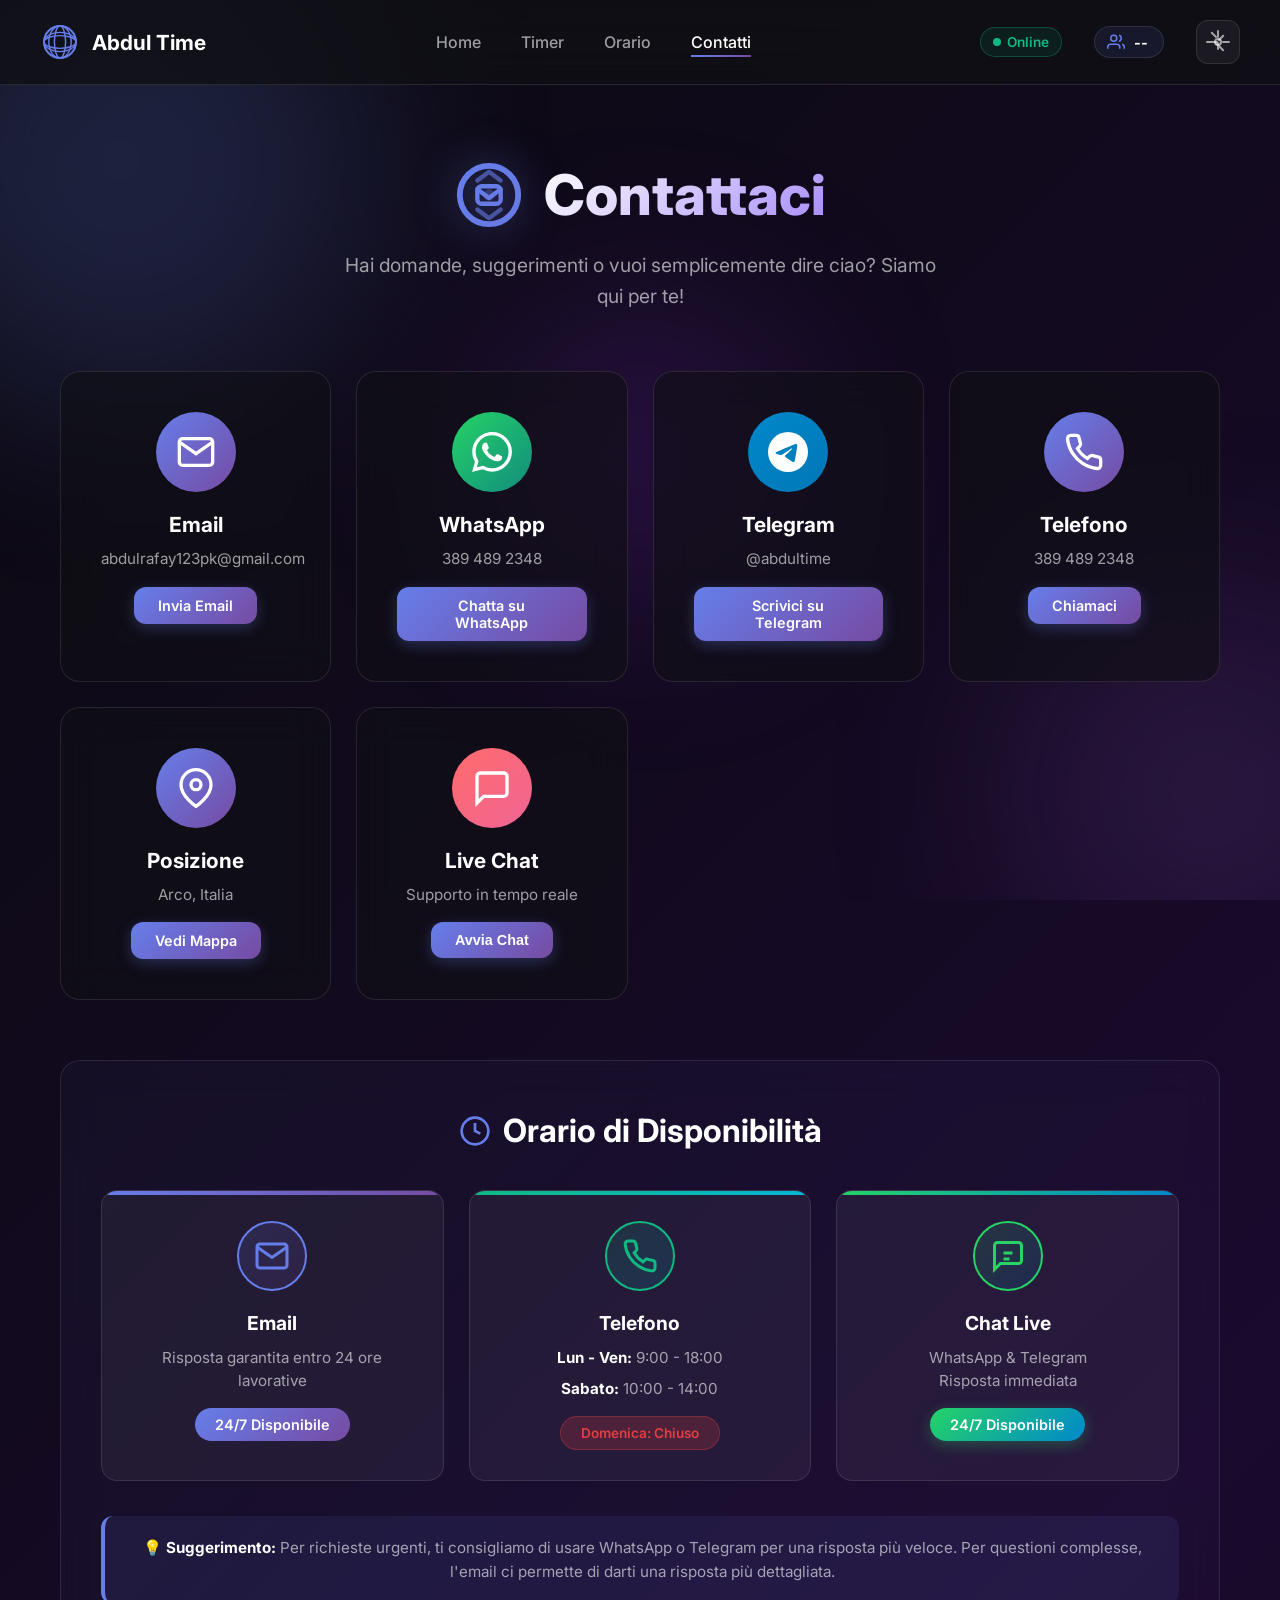
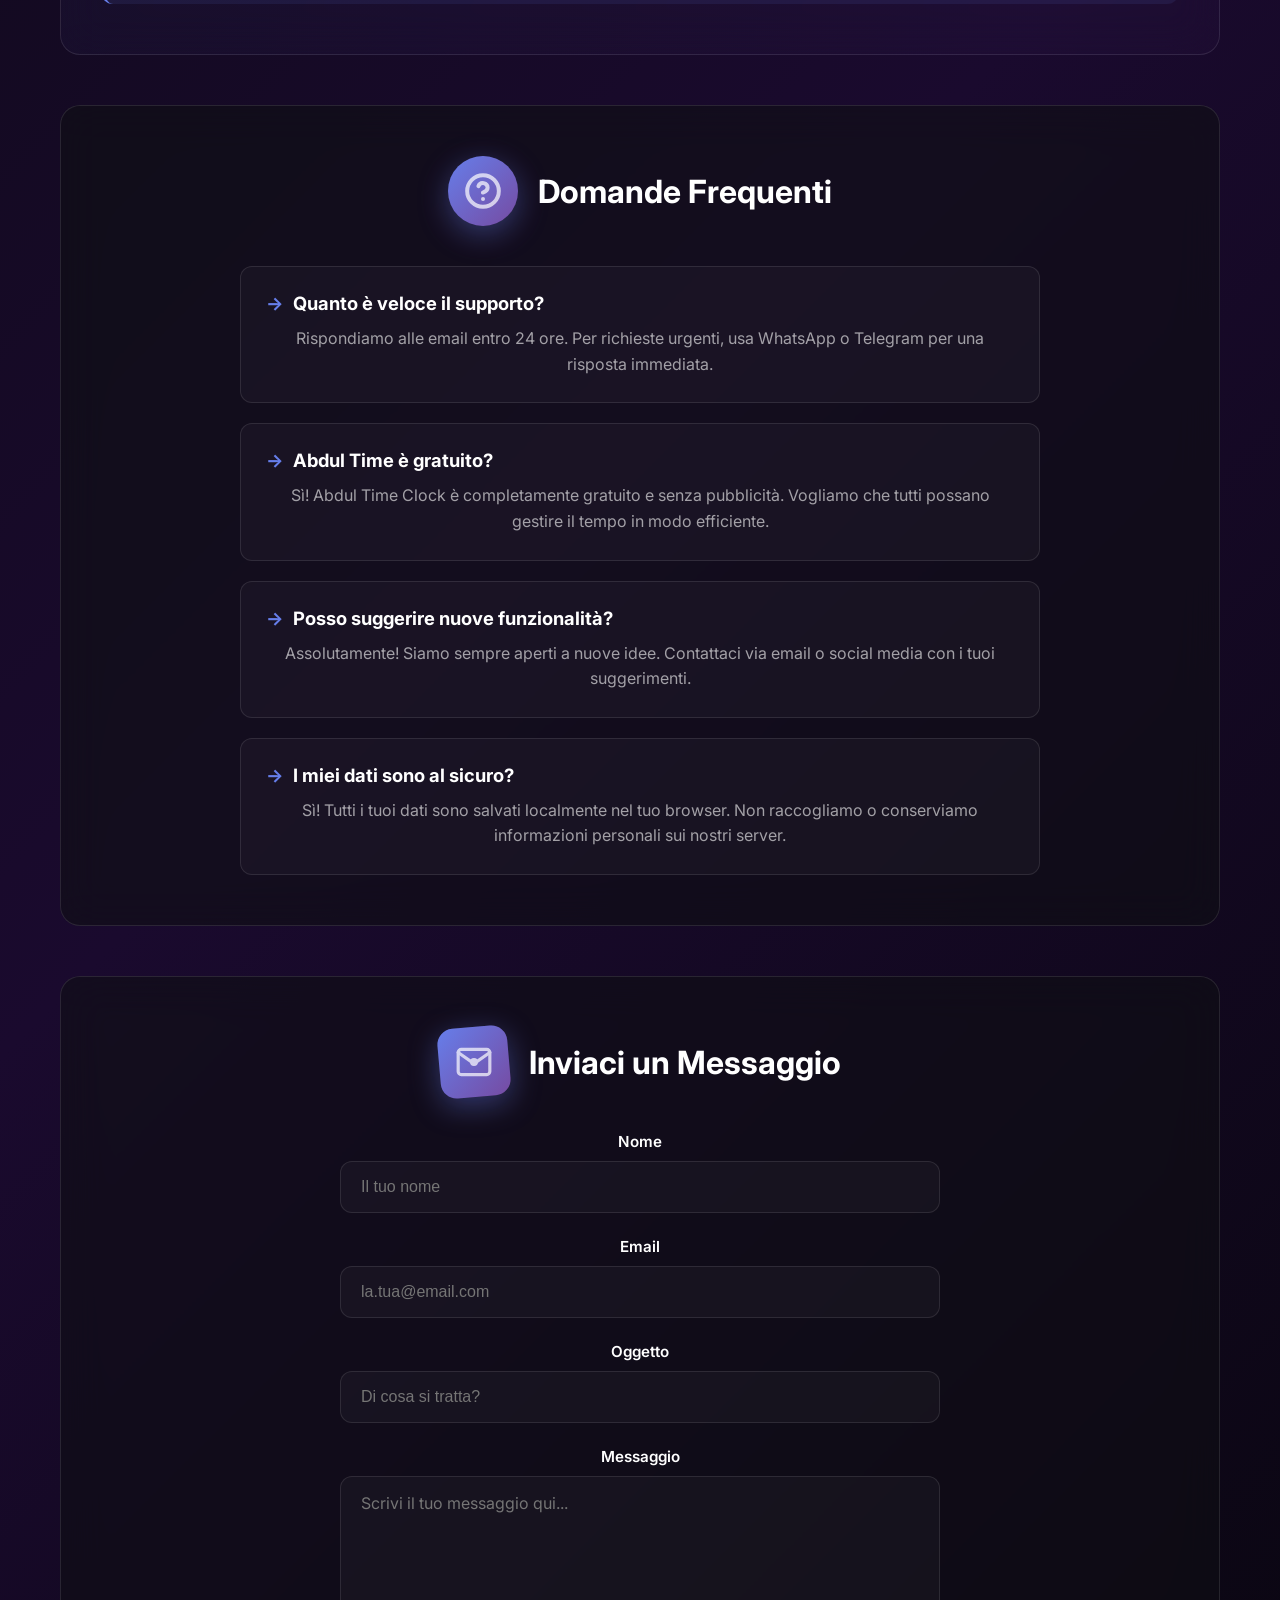
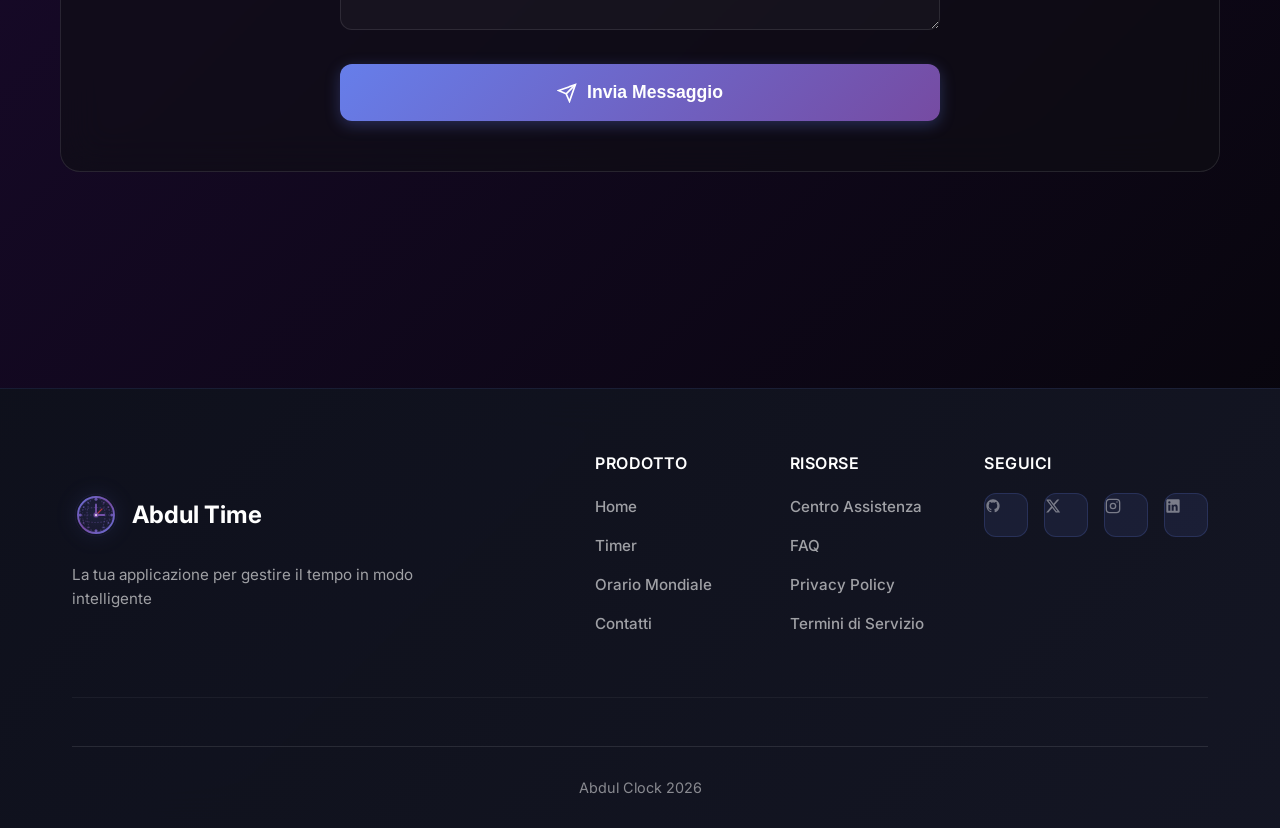
<file: contatti.html>
<!DOCTYPE html>
<html lang="it">
<head>
    <meta charset="UTF-8">
    <meta name="viewport" content="width=device-width, initial-scale=1.0">
    <title>Contatti - Abdul Time Clock</title>
    <link rel="stylesheet" href="style.css">
    <link rel="preconnect" href="https://fonts.googleapis.com">
    <link rel="preconnect" href="https://fonts.gstatic.com" crossorigin>
    <link href="https://fonts.googleapis.com/css2?family=Inter:wght@300;400;500;600;700;800&display=swap" rel="stylesheet">
</head>
<body>
    <!-- Navigation Header -->
    <header class="navbar">
        <div class="nav-container">
            <div class="logo">
                <svg width="40" height="40" viewBox="0 0 50 50" fill="none">
                    <!-- Globo esterno -->
                    <circle cx="25" cy="25" r="20" stroke="url(#navGradient)" stroke-width="2.5"/>
                    
                    <!-- Meridiani verticali -->
                    <ellipse cx="25" cy="25" rx="20" ry="8" stroke="url(#navGradient)" stroke-width="1.8"/>
                    <ellipse cx="25" cy="25" rx="14" ry="20" stroke="url(#navGradient)" stroke-width="1.8"/>
                    <ellipse cx="25" cy="25" rx="7" ry="20" stroke="url(#navGradient)" stroke-width="1.8"/>
                    
                    <!-- Paralleli orizzontali -->
                    <line x1="5" y1="25" x2="45" y2="25" stroke="url(#navGradient)" stroke-width="1.8"/>
                    <ellipse cx="25" cy="25" rx="20" ry="12" stroke="url(#navGradient)" stroke-width="1.5"/>
                    
                    <defs>
                        <linearGradient id="navGradient" x1="0" y1="0" x2="50" y2="50">
                            <stop offset="0%" style="stop-color:#667eea"/>
                            <stop offset="100%" style="stop-color:#764ba2"/>
                        </linearGradient>
                    </defs>
                </svg>
                <span>Abdul Time</span>
            </div>
            <nav class="nav-menu">
                <a href="index.html" class="nav-link">Home</a>
                <a href="index.html#timer" class="nav-link">Timer</a>
                <a href="index.html#orario" class="nav-link">Orario</a>
                <a href="contatti.html" class="nav-link active">Contatti</a>
            </nav>
            <div class="nav-actions">
                <!-- Online Status Badge -->
                <div class="status-badge" id="online-status">
                    <div class="status-dot"></div>
                    <span class="status-text">Online</span>
                </div>
                
                <!-- Live Visitors Counter -->
                <div class="visitors-badge" title="Visitatori online">
                    <svg width="18" height="18" viewBox="0 0 24 24" fill="none" stroke="currentColor" stroke-width="2">
                        <path d="M17 21v-2a4 4 0 0 0-4-4H5a4 4 0 0 0-4 4v2"></path>
                        <circle cx="9" cy="7" r="4"></circle>
                        <path d="M23 21v-2a4 4 0 0 0-3-3.87"></path>
                        <path d="M16 3.13a4 4 0 0 1 0 7.75"></path>
                    </svg>
                    <span id="live-visitors">--</span>
                </div>
                
                <button class="settings-btn" id="settings-btn" title="Impostazioni">
                    <svg width="24" height="24" viewBox="0 0 24 24" fill="none" stroke="currentColor" stroke-width="2" stroke-linecap="round" stroke-linejoin="round">
                        <circle cx="12" cy="12" r="3"></circle>
                        <path d="M12 1v6m0 6v6m5.2-13.2l-4.2 4.2m0 6l4.2 4.2M23 12h-6m-6 0H1m13.2 5.2l-4.2-4.2m0-6l-4.2-4.2"></path>
                    </svg>
                </button>
                <button class="menu-toggle" id="menu-toggle">
                    <span></span>
                    <span></span>
                    <span></span>
                </button>
            </div>
        </div>
    </header>

    <!-- Background Animation -->
    <div class="background">
        <div class="shape shape-1"></div>
        <div class="shape shape-2"></div>
        <div class="shape shape-3"></div>
    </div>

    <!-- Main Content -->
    <main style="position: relative; z-index: 1; padding-top: 120px; min-height: 100vh; padding-bottom: 80px;">
        <div class="container" style="max-width: 1200px; margin: 0 auto; padding: 40px 20px;">
            
            <!-- Page Title -->
            <div style="text-align: center; margin-bottom: 60px;">
                <div style="display: flex; align-items: center; justify-content: center; gap: 20px; margin-bottom: 20px;">
                    <svg width="70" height="70" viewBox="0 0 24 24" fill="none" xmlns="http://www.w3.org/2000/svg" style="filter: drop-shadow(0 0 20px rgba(102, 126, 234, 0.5));">
                        <circle cx="12" cy="12" r="10" stroke="url(#titleGrad)" stroke-width="2" fill="none"/>
                        <path d="M8 10.5C8 9.67157 8.67157 9 9.5 9H14.5C15.3284 9 16 9.67157 16 10.5V13.5C16 14.3284 15.3284 15 14.5 15H9.5C8.67157 15 8 14.3284 8 13.5V10.5Z" stroke="url(#titleGrad)" stroke-width="1.5"/>
                        <path d="M8 10L12 13L16 10" stroke="url(#titleGrad)" stroke-width="1.5" stroke-linecap="round" stroke-linejoin="round"/>
                        <circle cx="12" cy="12" r="2" fill="url(#titleGrad)" opacity="0.3"/>
                        <path d="M16 7L12 4L8 7" stroke="url(#titleGrad)" stroke-width="1.5" stroke-linecap="round" stroke-linejoin="round" opacity="0.6"/>
                        <path d="M8 17L12 20L16 17" stroke="url(#titleGrad)" stroke-width="1.5" stroke-linecap="round" stroke-linejoin="round" opacity="0.6"/>
                        <defs>
                            <linearGradient id="titleGrad" x1="0" y1="0" x2="24" y2="24">
                                <stop offset="0%" style="stop-color:#667eea"/>
                                <stop offset="50%" style="stop-color:#764ba2"/>
                                <stop offset="100%" style="stop-color:#f093fb"/>
                            </linearGradient>
                        </defs>
                    </svg>
                    <h1 style="font-size: 3.5rem; font-weight: 800; margin: 0; background: linear-gradient(135deg, #ffffff, #a78bfa); -webkit-background-clip: text; -webkit-text-fill-color: transparent; background-clip: text;">
                        Contattaci
                    </h1>
                </div>
                <p style="color: var(--text-secondary); font-size: 1.2rem; max-width: 600px; margin: 0 auto; line-height: 1.6;">
                    Hai domande, suggerimenti o vuoi semplicemente dire ciao? Siamo qui per te!
                </p>
            </div>

            <!-- Contact Cards -->
            <div style="display: grid; grid-template-columns: repeat(auto-fit, minmax(250px, 1fr)); gap: 25px; margin-bottom: 60px;">
                <!-- Email Card -->
                <div class="feature-card" style="text-align: center;">
                    <div style="width: 80px; height: 80px; margin: 0 auto 20px; display: flex; align-items: center; justify-content: center; background: linear-gradient(135deg, var(--primary), var(--secondary)); border-radius: 50%; color: white;">
                        <svg width="40" height="40" viewBox="0 0 24 24" fill="none" stroke="currentColor" stroke-width="2">
                            <path d="M4 4h16c1.1 0 2 .9 2 2v12c0 1.1-.9 2-2 2H4c-1.1 0-2-.9-2-2V6c0-1.1.9-2 2-2z"/>
                            <polyline points="22,6 12,13 2,6"/>
                        </svg>
                    </div>
                    <h3 style="font-size: 1.3rem; margin-bottom: 10px; color: var(--text-primary);">Email</h3>
                    <p style="color: var(--text-secondary); margin-bottom: 15px; font-size: 0.95rem;">abdulrafay123pk@gmail.com</p>
                    <a href="mailto:abdulrafay123pk@gmail.com" class="btn btn-primary" style="display: inline-block; padding: 10px 24px; font-size: 0.9rem;">
                        Invia Email
                    </a>
                </div>

                <!-- WhatsApp Card -->
                <div class="feature-card" style="text-align: center;">
                    <div style="width: 80px; height: 80px; margin: 0 auto 20px; display: flex; align-items: center; justify-content: center; background: linear-gradient(135deg, #25D366, #128C7E); border-radius: 50%; color: white;">
                        <svg width="40" height="40" viewBox="0 0 24 24" fill="currentColor">
                            <path d="M17.472 14.382c-.297-.149-1.758-.867-2.03-.967-.273-.099-.471-.148-.67.15-.197.297-.767.966-.94 1.164-.173.199-.347.223-.644.075-.297-.15-1.255-.463-2.39-1.475-.883-.788-1.48-1.761-1.653-2.059-.173-.297-.018-.458.13-.606.134-.133.298-.347.446-.52.149-.174.198-.298.298-.497.099-.198.05-.371-.025-.52-.075-.149-.669-1.612-.916-2.207-.242-.579-.487-.5-.669-.51-.173-.008-.371-.01-.57-.01-.198 0-.52.074-.792.372-.272.297-1.04 1.016-1.04 2.479 0 1.462 1.065 2.875 1.213 3.074.149.198 2.096 3.2 5.077 4.487.709.306 1.262.489 1.694.625.712.227 1.36.195 1.871.118.571-.085 1.758-.719 2.006-1.413.248-.694.248-1.289.173-1.413-.074-.124-.272-.198-.57-.347m-5.421 7.403h-.004a9.87 9.87 0 01-5.031-1.378l-.361-.214-3.741.982.998-3.648-.235-.374a9.86 9.86 0 01-1.51-5.26c.001-5.45 4.436-9.884 9.888-9.884 2.64 0 5.122 1.03 6.988 2.898a9.825 9.825 0 012.893 6.994c-.003 5.45-4.437 9.884-9.885 9.884m8.413-18.297A11.815 11.815 0 0012.05 0C5.495 0 .16 5.335.157 11.892c0 2.096.547 4.142 1.588 5.945L.057 24l6.305-1.654a11.882 11.882 0 005.683 1.448h.005c6.554 0 11.89-5.335 11.893-11.893a11.821 11.821 0 00-3.48-8.413z"/>
                        </svg>
                    </div>
                    <h3 style="font-size: 1.3rem; margin-bottom: 10px; color: var(--text-primary);">WhatsApp</h3>
                    <p style="color: var(--text-secondary); margin-bottom: 15px; font-size: 0.95rem;">389 489 2348</p>
                    <a href="https://wa.me/3893892348" target="_blank" class="btn btn-primary" style="display: inline-block; padding: 10px 24px; font-size: 0.9rem;">
                        Chatta su WhatsApp
                    </a>
                </div>

                <!-- Telegram Card -->
                <div class="feature-card" style="text-align: center;">
                    <div style="width: 80px; height: 80px; margin: 0 auto 20px; display: flex; align-items: center; justify-content: center; background: linear-gradient(135deg, #0088cc, #0077b5); border-radius: 50%; color: white;">
                        <svg width="40" height="40" viewBox="0 0 24 24" fill="currentColor">
                            <path d="M11.944 0A12 12 0 0 0 0 12a12 12 0 0 0 12 12 12 12 0 0 0 12-12A12 12 0 0 0 12 0a12 12 0 0 0-.056 0zm4.962 7.224c.1-.002.321.023.465.14a.506.506 0 0 1 .171.325c.016.093.036.306.02.472-.18 1.898-.962 6.502-1.36 8.627-.168.9-.499 1.201-.82 1.23-.696.065-1.225-.46-1.9-.902-1.056-.693-1.653-1.124-2.678-1.8-1.185-.78-.417-1.21.258-1.91.177-.184 3.247-2.977 3.307-3.23.007-.032.014-.15-.056-.212s-.174-.041-.249-.024c-.106.024-1.793 1.14-5.061 3.345-.48.33-.913.49-1.302.48-.428-.008-1.252-.241-1.865-.44-.752-.245-1.349-.374-1.297-.789.027-.216.325-.437.893-.663 3.498-1.524 5.83-2.529 6.998-3.014 3.332-1.386 4.025-1.627 4.476-1.635z"/>
                        </svg>
                    </div>
                    <h3 style="font-size: 1.3rem; margin-bottom: 10px; color: var(--text-primary);">Telegram</h3>
                    <p style="color: var(--text-secondary); margin-bottom: 15px; font-size: 0.95rem;">@abdultime</p>
                    <a href="https://t.me/abdultime" target="_blank" class="btn btn-primary" style="display: inline-block; padding: 10px 24px; font-size: 0.9rem;">
                        Scrivici su Telegram
                    </a>
                </div>

                <!-- Phone Card -->
                <div class="feature-card" style="text-align: center;">
                    <div style="width: 80px; height: 80px; margin: 0 auto 20px; display: flex; align-items: center; justify-content: center; background: linear-gradient(135deg, var(--primary), var(--secondary)); border-radius: 50%; color: white;">
                        <svg width="40" height="40" viewBox="0 0 24 24" fill="none" stroke="currentColor" stroke-width="2">
                            <path d="M22 16.92v3a2 2 0 0 1-2.18 2 19.79 19.79 0 0 1-8.63-3.07 19.5 19.5 0 0 1-6-6 19.79 19.79 0 0 1-3.07-8.67A2 2 0 0 1 4.11 2h3a2 2 0 0 1 2 1.72 12.84 12.84 0 0 0 .7 2.81 2 2 0 0 1-.45 2.11L8.09 9.91a16 16 0 0 0 6 6l1.27-1.27a2 2 0 0 1 2.11-.45 12.84 12.84 0 0 0 2.81.7A2 2 0 0 1 22 16.92z"/>
                        </svg>
                    </div>
                    <h3 style="font-size: 1.3rem; margin-bottom: 10px; color: var(--text-primary);">Telefono</h3>
                    <p style="color: var(--text-secondary); margin-bottom: 15px; font-size: 0.95rem;">389 489 2348</p>
                    <a href="tel:3893892348" class="btn btn-primary" style="display: inline-block; padding: 10px 24px; font-size: 0.9rem;">
                        Chiamaci
                    </a>
                </div>

                <!-- Location Card -->
                <div class="feature-card" style="text-align: center;">
                    <div style="width: 80px; height: 80px; margin: 0 auto 20px; display: flex; align-items: center; justify-content: center; background: linear-gradient(135deg, var(--primary), var(--secondary)); border-radius: 50%; color: white;">
                        <svg width="40" height="40" viewBox="0 0 24 24" fill="none" stroke="currentColor" stroke-width="2">
                            <path d="M21 10c0 7-9 13-9 13s-9-6-9-13a9 9 0 0 1 18 0z"/>
                            <circle cx="12" cy="10" r="3"/>
                        </svg>
                    </div>
                    <h3 style="font-size: 1.3rem; margin-bottom: 10px; color: var(--text-primary);">Posizione</h3>
                    <p style="color: var(--text-secondary); margin-bottom: 15px; font-size: 0.95rem;">Arco, Italia</p>
                    <a href="https://maps.google.com/?q=Arco,Italia" target="_blank" class="btn btn-primary" style="display: inline-block; padding: 10px 24px; font-size: 0.9rem;">
                        Vedi Mappa
                    </a>
                </div>

                <!-- Live Chat Card -->
                <div class="feature-card" style="text-align: center;">
                    <div style="width: 80px; height: 80px; margin: 0 auto 20px; display: flex; align-items: center; justify-content: center; background: linear-gradient(135deg, #FF6B6B, #F06595); border-radius: 50%; color: white;">
                        <svg width="40" height="40" viewBox="0 0 24 24" fill="none" stroke="currentColor" stroke-width="2">
                            <path d="M21 15a2 2 0 0 1-2 2H7l-4 4V5a2 2 0 0 1 2-2h14a2 2 0 0 1 2 2z"/>
                        </svg>
                    </div>
                    <h3 style="font-size: 1.3rem; margin-bottom: 10px; color: var(--text-primary);">Live Chat</h3>
                    <p style="color: var(--text-secondary); margin-bottom: 15px; font-size: 0.95rem;">Supporto in tempo reale</p>
                    <button class="btn btn-primary" onclick="alert('Chat dal vivo sarà presto disponibile!')" style="display: inline-block; padding: 10px 24px; font-size: 0.9rem; cursor: pointer;">
                        Avvia Chat
                    </button>
                </div>
            </div>

            <!-- Availability Schedule -->
            <div class="feature-card" style="padding: 50px 40px; margin-bottom: 50px; background: linear-gradient(135deg, rgba(102, 126, 234, 0.05) 0%, rgba(118, 75, 162, 0.05) 100%);">
                <h2 style="font-size: 2rem; margin-bottom: 40px; text-align: center; color: var(--text-primary); display: flex; align-items: center; justify-content: center; gap: 12px;">
                    <svg width="32" height="32" viewBox="0 0 24 24" fill="none" stroke="currentColor" stroke-width="2" style="color: var(--primary);">
                        <circle cx="12" cy="12" r="10"/>
                        <polyline points="12 6 12 12 16 14"/>
                    </svg>
                    Orario di Disponibilità
                </h2>
                <div style="display: grid; grid-template-columns: repeat(auto-fit, minmax(280px, 1fr)); gap: 25px;">
                    <!-- Email Card -->
                    <div style="text-align: center; padding: 30px 25px; background: rgba(255, 255, 255, 0.05); border-radius: 16px; border: 1px solid var(--glass-border); transition: all 0.3s ease; position: relative; overflow: hidden;">
                        <div style="position: absolute; top: 0; left: 0; width: 100%; height: 4px; background: linear-gradient(90deg, var(--primary), var(--secondary));"></div>
                        <div style="width: 70px; height: 70px; margin: 0 auto 20px; display: flex; align-items: center; justify-content: center; background: linear-gradient(135deg, rgba(102, 126, 234, 0.15), rgba(118, 75, 162, 0.15)); border-radius: 50%; border: 2px solid var(--primary);">
                            <svg width="36" height="36" viewBox="0 0 24 24" fill="none" stroke="currentColor" stroke-width="2" style="color: var(--primary);">
                                <path d="M4 4h16c1.1 0 2 .9 2 2v12c0 1.1-.9 2-2 2H4c-1.1 0-2-.9-2-2V6c0-1.1.9-2 2-2z"/>
                                <polyline points="22,6 12,13 2,6"/>
                            </svg>
                        </div>
                        <h4 style="font-size: 1.2rem; color: var(--text-primary); margin-bottom: 12px; font-weight: 700;">Email</h4>
                        <p style="color: var(--text-secondary); font-size: 0.95rem; margin-bottom: 15px; line-height: 1.5;">Risposta garantita entro 24 ore lavorative</p>
                        <div style="display: inline-block; padding: 8px 20px; background: linear-gradient(135deg, var(--primary), var(--secondary)); border-radius: 20px; font-weight: 600; font-size: 0.9rem; color: white;">
                            24/7 Disponibile
                        </div>
                    </div>

                    <!-- Phone Card -->
                    <div style="text-align: center; padding: 30px 25px; background: rgba(255, 255, 255, 0.05); border-radius: 16px; border: 1px solid var(--glass-border); transition: all 0.3s ease; position: relative; overflow: hidden;">
                        <div style="position: absolute; top: 0; left: 0; width: 100%; height: 4px; background: linear-gradient(90deg, #10b981, #06b6d4);"></div>
                        <div style="width: 70px; height: 70px; margin: 0 auto 20px; display: flex; align-items: center; justify-content: center; background: linear-gradient(135deg, rgba(16, 185, 129, 0.15), rgba(6, 182, 212, 0.15)); border-radius: 50%; border: 2px solid #10b981;">
                            <svg width="36" height="36" viewBox="0 0 24 24" fill="none" stroke="currentColor" stroke-width="2" style="color: #10b981;">
                                <path d="M22 16.92v3a2 2 0 0 1-2.18 2 19.79 19.79 0 0 1-8.63-3.07 19.5 19.5 0 0 1-6-6 19.79 19.79 0 0 1-3.07-8.67A2 2 0 0 1 4.11 2h3a2 2 0 0 1 2 1.72 12.84 12.84 0 0 0 .7 2.81 2 2 0 0 1-.45 2.11L8.09 9.91a16 16 0 0 0 6 6l1.27-1.27a2 2 0 0 1 2.11-.45 12.84 12.84 0 0 0 2.81.7A2 2 0 0 1 22 16.92z"/>
                            </svg>
                        </div>
                        <h4 style="font-size: 1.2rem; color: var(--text-primary); margin-bottom: 12px; font-weight: 700;">Telefono</h4>
                        <p style="color: var(--text-secondary); font-size: 0.95rem; margin-bottom: 8px; line-height: 1.5;">
                            <strong style="color: var(--text-primary);">Lun - Ven:</strong> 9:00 - 18:00
                        </p>
                        <p style="color: var(--text-secondary); font-size: 0.95rem; margin-bottom: 15px; line-height: 1.5;">
                            <strong style="color: var(--text-primary);">Sabato:</strong> 10:00 - 14:00
                        </p>
                        <div style="display: inline-block; padding: 8px 20px; background: rgba(239, 68, 68, 0.2); border: 1px solid rgba(239, 68, 68, 0.3); border-radius: 20px; font-weight: 600; font-size: 0.85rem; color: rgba(239, 68, 68, 0.9);">
                            Domenica: Chiuso
                        </div>
                    </div>

                    <!-- Chat Card -->
                    <div style="text-align: center; padding: 30px 25px; background: rgba(255, 255, 255, 0.05); border-radius: 16px; border: 1px solid var(--glass-border); transition: all 0.3s ease; position: relative; overflow: hidden;">
                        <div style="position: absolute; top: 0; left: 0; width: 100%; height: 4px; background: linear-gradient(90deg, #25D366, #0088cc);"></div>
                        <div style="width: 70px; height: 70px; margin: 0 auto 20px; display: flex; align-items: center; justify-content: center; background: linear-gradient(135deg, rgba(37, 211, 102, 0.15), rgba(0, 136, 204, 0.15)); border-radius: 50%; border: 2px solid #25D366;">
                            <svg width="36" height="36" viewBox="0 0 24 24" fill="none" stroke="currentColor" stroke-width="2" style="color: #25D366;">
                                <path d="M21 15a2 2 0 0 1-2 2H7l-4 4V5a2 2 0 0 1 2-2h14a2 2 0 0 1 2 2z"/>
                                <line x1="9" y1="10" x2="15" y2="10"/>
                                <line x1="9" y1="14" x2="13" y2="14"/>
                            </svg>
                        </div>
                        <h4 style="font-size: 1.2rem; color: var(--text-primary); margin-bottom: 12px; font-weight: 700;">Chat Live</h4>
                        <p style="color: var(--text-secondary); font-size: 0.95rem; margin-bottom: 15px; line-height: 1.5;">WhatsApp & Telegram<br/>Risposta immediata</p>
                        <div style="display: inline-block; padding: 8px 20px; background: linear-gradient(135deg, #25D366, #0088cc); border-radius: 20px; font-weight: 600; font-size: 0.9rem; color: white; box-shadow: 0 4px 15px rgba(37, 211, 102, 0.3);">
                            24/7 Disponibile
                        </div>
                    </div>
                </div>
                
                <!-- Info Box -->
                <div style="margin-top: 35px; padding: 20px 25px; background: rgba(102, 126, 234, 0.1); border-left: 4px solid var(--primary); border-radius: 12px;">
                    <p style="color: var(--text-secondary); font-size: 0.95rem; line-height: 1.6; margin: 0;">
                        <strong style="color: var(--text-primary);">💡 Suggerimento:</strong> Per richieste urgenti, ti consigliamo di usare WhatsApp o Telegram per una risposta più veloce. Per questioni complesse, l'email ci permette di darti una risposta più dettagliata.
                    </p>
                </div>
            </div>

            <!-- FAQ Section -->
            <div class="feature-card" style="padding: 50px 40px; margin-bottom: 50px;">
                <div style="display: flex; align-items: center; justify-content: center; gap: 20px; margin-bottom: 40px;">
                    <div style="width: 70px; height: 70px; display: flex; align-items: center; justify-content: center; background: linear-gradient(135deg, var(--primary), var(--secondary)); border-radius: 50%; box-shadow: 0 8px 30px rgba(102, 126, 234, 0.4); position: relative;">
                        <svg width="38" height="38" viewBox="0 0 24 24" fill="none" stroke="white" stroke-width="2.5" stroke-linecap="round" stroke-linejoin="round">
                            <circle cx="12" cy="12" r="10"/>
                            <path d="M9.09 9a3 3 0 0 1 5.83 1c0 2-3 3-3 3"/>
                            <line x1="12" y1="17" x2="12.01" y2="17"/>
                        </svg>
                        <div style="position: absolute; width: 100%; height: 100%; border-radius: 50%; background: linear-gradient(135deg, var(--primary), var(--secondary)); opacity: 0.3; animation: pulse 2s ease-in-out infinite;"></div>
                    </div>
                    <h2 style="font-size: 2rem; margin: 0; color: var(--text-primary); font-weight: 700;">
                        Domande Frequenti
                    </h2>
                </div>
                <div style="display: grid; gap: 20px; max-width: 800px; margin: 0 auto;">
                    <div style="padding: 25px; background: rgba(255, 255, 255, 0.03); border-radius: 12px; border: 1px solid var(--glass-border);">
                        <h4 style="font-size: 1.15rem; color: var(--text-primary); margin-bottom: 12px; display: flex; align-items: center; gap: 10px;">
                            <span style="color: var(--primary);">→</span> Quanto è veloce il supporto?
                        </h4>
                        <p style="color: var(--text-secondary); line-height: 1.6; margin: 0;">
                            Rispondiamo alle email entro 24 ore. Per richieste urgenti, usa WhatsApp o Telegram per una risposta immediata.
                        </p>
                    </div>
                    <div style="padding: 25px; background: rgba(255, 255, 255, 0.03); border-radius: 12px; border: 1px solid var(--glass-border);">
                        <h4 style="font-size: 1.15rem; color: var(--text-primary); margin-bottom: 12px; display: flex; align-items: center; gap: 10px;">
                            <span style="color: var(--primary);">→</span> Abdul Time è gratuito?
                        </h4>
                        <p style="color: var(--text-secondary); line-height: 1.6; margin: 0;">
                            Sì! Abdul Time Clock è completamente gratuito e senza pubblicità. Vogliamo che tutti possano gestire il tempo in modo efficiente.
                        </p>
                    </div>
                    <div style="padding: 25px; background: rgba(255, 255, 255, 0.03); border-radius: 12px; border: 1px solid var(--glass-border);">
                        <h4 style="font-size: 1.15rem; color: var(--text-primary); margin-bottom: 12px; display: flex; align-items: center; gap: 10px;">
                            <span style="color: var(--primary);">→</span> Posso suggerire nuove funzionalità?
                        </h4>
                        <p style="color: var(--text-secondary); line-height: 1.6; margin: 0;">
                            Assolutamente! Siamo sempre aperti a nuove idee. Contattaci via email o social media con i tuoi suggerimenti.
                        </p>
                    </div>
                    <div style="padding: 25px; background: rgba(255, 255, 255, 0.03); border-radius: 12px; border: 1px solid var(--glass-border);">
                        <h4 style="font-size: 1.15rem; color: var(--text-primary); margin-bottom: 12px; display: flex; align-items: center; gap: 10px;">
                            <span style="color: var(--primary);">→</span> I miei dati sono al sicuro?
                        </h4>
                        <p style="color: var(--text-secondary); line-height: 1.6; margin: 0;">
                            Sì! Tutti i tuoi dati sono salvati localmente nel tuo browser. Non raccogliamo o conserviamo informazioni personali sui nostri server.
                        </p>
                    </div>
                </div>
            </div>

            <!-- Contact Form -->
            <div class="feature-card" style="padding: 50px 40px;">
                <div style="display: flex; align-items: center; justify-content: center; gap: 20px; margin-bottom: 35px;">
                    <div style="width: 70px; height: 70px; display: flex; align-items: center; justify-content: center; background: linear-gradient(135deg, #667eea, #764ba2); border-radius: 16px; box-shadow: 0 8px 30px rgba(102, 126, 234, 0.4); position: relative; transform: rotate(-5deg);">
                        <svg width="38" height="38" viewBox="0 0 24 24" fill="none" stroke="white" stroke-width="2" stroke-linecap="round" stroke-linejoin="round" style="transform: rotate(5deg);">
                            <path d="M4 4h16c1.1 0 2 .9 2 2v12c0 1.1-.9 2-2 2H4c-1.1 0-2-.9-2-2V6c0-1.1.9-2 2-2z"/>
                            <polyline points="22,6 12,13 2,6"/>
                            <circle cx="12" cy="12" r="1.5" fill="white"/>
                        </svg>
                        <div style="position: absolute; width: 100%; height: 100%; border-radius: 16px; background: linear-gradient(135deg, #667eea, #764ba2); opacity: 0.3; animation: pulseBox 2s ease-in-out infinite;"></div>
                    </div>
                    <h2 style="font-size: 2rem; margin: 0; color: var(--text-primary); font-weight: 700;">
                        Inviaci un Messaggio
                    </h2>
                </div>
                <form id="contact-form" style="max-width: 600px; margin: 0 auto;">
                    <div style="margin-bottom: 24px;">
                        <label style="display: block; color: var(--text-primary); font-size: 0.95rem; font-weight: 600; margin-bottom: 10px;">Nome</label>
                        <input type="text" placeholder="Il tuo nome" required style="width: 100%; padding: 16px 20px; background: rgba(255, 255, 255, 0.03); border: 1px solid var(--glass-border); border-radius: 12px; color: var(--text-primary); font-size: 1rem;">
                    </div>
                    <div style="margin-bottom: 24px;">
                        <label style="display: block; color: var(--text-primary); font-size: 0.95rem; font-weight: 600; margin-bottom: 10px;">Email</label>
                        <input type="email" placeholder="la.tua@email.com" required style="width: 100%; padding: 16px 20px; background: rgba(255, 255, 255, 0.03); border: 1px solid var(--glass-border); border-radius: 12px; color: var(--text-primary); font-size: 1rem;">
                    </div>
                    <div style="margin-bottom: 24px;">
                        <label style="display: block; color: var(--text-primary); font-size: 0.95rem; font-weight: 600; margin-bottom: 10px;">Oggetto</label>
                        <input type="text" placeholder="Di cosa si tratta?" required style="width: 100%; padding: 16px 20px; background: rgba(255, 255, 255, 0.03); border: 1px solid var(--glass-border); border-radius: 12px; color: var(--text-primary); font-size: 1rem;">
                    </div>
                    <div style="margin-bottom: 30px;">
                        <label style="display: block; color: var(--text-primary); font-size: 0.95rem; font-weight: 600; margin-bottom: 10px;">Messaggio</label>
                        <textarea rows="6" placeholder="Scrivi il tuo messaggio qui..." required style="width: 100%; padding: 16px 20px; background: rgba(255, 255, 255, 0.03); border: 1px solid var(--glass-border); border-radius: 12px; color: var(--text-primary); font-size: 1rem; resize: vertical; font-family: inherit;"></textarea>
                    </div>
                    <button type="submit" class="btn btn-primary" style="width: 100%; padding: 18px; font-size: 1.1rem; display: flex; align-items: center; justify-content: center; gap: 10px;">
                        <svg width="20" height="20" viewBox="0 0 24 24" fill="none" stroke="currentColor" stroke-width="2">
                            <line x1="22" y1="2" x2="11" y2="13"/>
                            <polygon points="22 2 15 22 11 13 2 9 22 2"/>
                        </svg>
                        <span>Invia Messaggio</span>
                    </button>
                </form>
            </div>

        </div>
    </main>

    <!-- Footer -->
    <footer class="footer">
        <div class="footer-container">
            <div class="footer-content">
                <div class="footer-left">
                    <div class="footer-logo">
                        <svg width="48" height="48" viewBox="0 0 64 64" fill="none" xmlns="http://www.w3.org/2000/svg">
                            <!-- Outer glow circles -->
                            <circle cx="32" cy="32" r="30" fill="url(#footerGlow)" opacity="0.15"/>
                            <circle cx="32" cy="32" r="28" stroke="url(#footerGradient)" stroke-width="0.5" opacity="0.2"/>
                            
                            <!-- Main clock body with gradient fill -->
                            <circle cx="32" cy="32" r="24" fill="url(#footerBg)" opacity="0.15"/>
                            <circle cx="32" cy="32" r="24" stroke="url(#footerGradient)" stroke-width="2.5"/>
                            
                            <!-- Inner circle detail -->
                            <circle cx="32" cy="32" r="22" stroke="url(#footerGradient)" stroke-width="0.5" opacity="0.3"/>
                            
                            <!-- Globe meridians and parallels -->
                            <ellipse cx="32" cy="32" rx="24" ry="10" stroke="url(#footerGradient)" stroke-width="1.5" opacity="0.35" stroke-dasharray="2 2"/>
                            <ellipse cx="32" cy="32" rx="12" ry="24" stroke="url(#footerGradient)" stroke-width="1.5" opacity="0.35" stroke-dasharray="2 2"/>
                            <ellipse cx="32" cy="32" rx="18" ry="24" stroke="url(#footerGradient)" stroke-width="1" opacity="0.25" stroke-dasharray="2 2"/>
                            <line x1="8" y1="32" x2="56" y2="32" stroke="url(#footerGradient)" stroke-width="1.5" opacity="0.35" stroke-dasharray="2 2"/>
                            
                            <!-- Clock hands with shadow -->
                            <line x1="32" y1="32" x2="32" y2="18" stroke="rgba(0,0,0,0.2)" stroke-width="3" stroke-linecap="round" transform="translate(0.5, 0.5)"/>
                            <line x1="32" y1="32" x2="32" y2="18" stroke="url(#footerGradient)" stroke-width="2.5" stroke-linecap="round"/>
                            
                            <line x1="32" y1="32" x2="43" y2="32" stroke="rgba(0,0,0,0.2)" stroke-width="3" stroke-linecap="round" transform="translate(0.5, 0.5)"/>
                            <line x1="32" y1="32" x2="43" y2="32" stroke="url(#footerGradient)" stroke-width="2.5" stroke-linecap="round"/>
                            
                            <!-- Second hand (optional - thinner) -->
                            <line x1="32" y1="32" x2="40" y2="24" stroke="#ef4444" stroke-width="1.5" stroke-linecap="round" opacity="0.7"/>
                            
                            <!-- Center dot with glow -->
                            <circle cx="32" cy="32" r="4" fill="url(#footerGradient)" opacity="0.3"/>
                            <circle cx="32" cy="32" r="3" fill="url(#footerGradient)"/>
                            <circle cx="32" cy="32" r="1.5" fill="white" opacity="0.8"/>
                            
                            <!-- Enhanced hour markers -->
                            <g opacity="0.9">
                                <!-- 12, 3, 6, 9 - larger markers -->
                                <circle cx="32" cy="11" r="2" fill="url(#footerGradient)"/>
                                <circle cx="53" cy="32" r="2" fill="url(#footerGradient)"/>
                                <circle cx="32" cy="53" r="2" fill="url(#footerGradient)"/>
                                <circle cx="11" cy="32" r="2" fill="url(#footerGradient)"/>
                                
                                <!-- Other hours - smaller markers -->
                                <circle cx="42.5" cy="15.5" r="1.2" fill="url(#footerGradient)" opacity="0.7"/>
                                <circle cx="48.5" cy="21.5" r="1.2" fill="url(#footerGradient)" opacity="0.7"/>
                                <circle cx="48.5" cy="42.5" r="1.2" fill="url(#footerGradient)" opacity="0.7"/>
                                <circle cx="42.5" cy="48.5" r="1.2" fill="url(#footerGradient)" opacity="0.7"/>
                                <circle cx="21.5" cy="48.5" r="1.2" fill="url(#footerGradient)" opacity="0.7"/>
                                <circle cx="15.5" cy="42.5" r="1.2" fill="url(#footerGradient)" opacity="0.7"/>
                                <circle cx="15.5" cy="21.5" r="1.2" fill="url(#footerGradient)" opacity="0.7"/>
                                <circle cx="21.5" cy="15.5" r="1.2" fill="url(#footerGradient)" opacity="0.7"/>
                            </g>
                            
                            <defs>
                                <linearGradient id="footerGradient" x1="0" y1="0" x2="64" y2="64" gradientUnits="userSpaceOnUse">
                                    <stop offset="0%" style="stop-color:#667eea"/>
                                    <stop offset="50%" style="stop-color:#764ba2"/>
                                    <stop offset="100%" style="stop-color:#667eea"/>
                                </linearGradient>
                                <radialGradient id="footerGlow" cx="32" cy="32" r="30" gradientUnits="userSpaceOnUse">
                                    <stop offset="0%" style="stop-color:#667eea; stop-opacity:0.4"/>
                                    <stop offset="50%" style="stop-color:#764ba2; stop-opacity:0.2"/>
                                    <stop offset="100%" style="stop-color:#764ba2; stop-opacity:0"/>
                                </radialGradient>
                                <linearGradient id="footerBg" x1="0" y1="0" x2="64" y2="64" gradientUnits="userSpaceOnUse">
                                    <stop offset="0%" style="stop-color:#667eea; stop-opacity:0.3"/>
                                    <stop offset="100%" style="stop-color:#764ba2; stop-opacity:0.3"/>
                                </linearGradient>
                            </defs>
                        </svg>
                        <span>Abdul Time</span>
                    </div>
                    <p class="footer-tagline">La tua applicazione per gestire il tempo in modo intelligente</p>
                </div>

                <div class="footer-links">
                    <div class="footer-section">
                        <h4>Prodotto</h4>
                        <a href="index.html">Home</a>
                        <a href="index.html#timer">Timer</a>
                        <a href="index.html#orario">Orario Mondiale</a>
                        <a href="contatti.html">Contatti</a>
                    </div>

                    <div class="footer-section">
                        <h4>Risorse</h4>
                        <a href="contatti.html">Centro Assistenza</a>
                        <a href="contatti.html">FAQ</a>
                        <a href="#">Privacy Policy</a>
                        <a href="#">Termini di Servizio</a>
                    </div>

                    <div class="footer-section">
                        <h4>Seguici</h4>
                        <div class="footer-social">
                            <a href="#" class="social-icon social-github" title="GitHub" aria-label="GitHub">
                                <svg width="24" height="24" viewBox="0 0 24 24" fill="none" xmlns="http://www.w3.org/2000/svg">
                                    <path d="M12 2C6.477 2 2 6.477 2 12c0 4.42 2.865 8.17 6.839 9.49.5.092.682-.217.682-.482 0-.237-.008-.866-.013-1.7-2.782.603-3.369-1.34-3.369-1.34-.454-1.156-1.11-1.463-1.11-1.463-.908-.62.069-.608.069-.608 1.003.07 1.531 1.03 1.531 1.03.892 1.529 2.341 1.087 2.91.831.092-.646.35-1.086.636-1.336-2.22-.253-4.555-1.11-4.555-4.943 0-1.091.39-1.984 1.029-2.683-.103-.253-.446-1.27.098-2.647 0 0 .84-.269 2.75 1.025A9.578 9.578 0 0112 6.836c.85.004 1.705.114 2.504.336 1.909-1.294 2.747-1.025 2.747-1.025.546 1.377.203 2.394.1 2.647.64.699 1.028 1.592 1.028 2.683 0 3.842-2.339 4.687-4.566 4.935.359.309.678.919.678 1.852 0 1.336-.012 2.415-.012 2.743 0 .267.18.578.688.48C19.138 20.167 22 16.418 22 12c0-5.523-4.477-10-10-10z" fill="currentColor"/>
                                </svg>
                            </a>
                            <a href="#" class="social-icon social-twitter" title="Twitter" aria-label="Twitter">
                                <svg width="24" height="24" viewBox="0 0 24 24" fill="none" xmlns="http://www.w3.org/2000/svg">
                                    <path d="M18.244 2.25h3.308l-7.227 8.26 8.502 11.24H16.17l-5.214-6.817L4.99 21.75H1.68l7.73-8.835L1.254 2.25H8.08l4.713 6.231zm-1.161 17.52h1.833L7.084 4.126H5.117z" fill="currentColor"/>
                                </svg>
                            </a>
                            <a href="#" class="social-icon social-instagram" title="Instagram" aria-label="Instagram">
                                <svg width="24" height="24" viewBox="0 0 24 24" fill="none" xmlns="http://www.w3.org/2000/svg">
                                    <rect x="2" y="2" width="20" height="20" rx="5" stroke="currentColor" stroke-width="2"/>
                                    <circle cx="12" cy="12" r="4" stroke="currentColor" stroke-width="2"/>
                                    <circle cx="18" cy="6" r="1" fill="currentColor"/>
                                </svg>
                            </a>
                            <a href="#" class="social-icon social-linkedin" title="LinkedIn" aria-label="LinkedIn">
                                <svg width="24" height="24" viewBox="0 0 24 24" fill="none" xmlns="http://www.w3.org/2000/svg">
                                    <path d="M20.5 2h-17A1.5 1.5 0 002 3.5v17A1.5 1.5 0 003.5 22h17a1.5 1.5 0 001.5-1.5v-17A1.5 1.5 0 0020.5 2zM8 19H5v-9h3zM6.5 8.25A1.75 1.75 0 118.3 6.5a1.78 1.78 0 01-1.8 1.75zM19 19h-3v-4.74c0-1.42-.6-1.93-1.38-1.93A1.74 1.74 0 0013 14.19a.66.66 0 000 .14V19h-3v-9h2.9v1.3a3.11 3.11 0 012.7-1.4c1.55 0 3.36.86 3.36 3.66z" fill="currentColor"/>
                                </svg>
                            </a>
                        </div>
                    </div>
                </div>
            </div>

            <div class="footer-bottom">
                <div class="footer-made">
                    <span>Abdul Clock 2026</span>
                </div>
            </div>
        </div>
    </footer>

    <script>
        // Add animations for icons
        const style = document.createElement('style');
        style.textContent = `
            @keyframes pulse {
                0%, 100% { transform: scale(1); opacity: 0.3; }
                50% { transform: scale(1.1); opacity: 0.5; }
            }
            @keyframes pulseBox {
                0%, 100% { transform: scale(1) rotate(-5deg); opacity: 0.3; }
                50% { transform: scale(1.05) rotate(-5deg); opacity: 0.5; }
            }
        `;
        document.head.appendChild(style);

        // Form submission
        document.getElementById('contact-form').addEventListener('submit', function(e) {
            e.preventDefault();
            
            // Ottieni i valori dal form
            const nome = document.querySelector('#contact-form input[type="text"]').value;
            const email = document.querySelector('#contact-form input[type="email"]').value;
            const oggetto = document.querySelectorAll('#contact-form input[type="text"]')[1].value;
            const messaggio = document.querySelector('#contact-form textarea').value;
            
            // Componi il corpo dell'email
            const emailBody = `Nome: ${nome}%0D%0A` +
                             `Email: ${email}%0D%0A%0D%0A` +
                             `Messaggio:%0D%0A${messaggio}`;
            
            // Crea il link mailto
            const mailtoLink = `mailto:abdulrafay123pk@gmail.com?subject=${encodeURIComponent(oggetto)}&body=${emailBody}`;
            
            // Apri il client email
            window.location.href = mailtoLink;
            
            // Resetta il form dopo un breve delay
            setTimeout(() => {
                this.reset();
            }, 500);
        });

        // Input focus effects
        document.querySelectorAll('input, textarea').forEach(input => {
            input.addEventListener('focus', function() {
                this.style.borderColor = 'var(--primary)';
                this.style.background = 'rgba(255, 255, 255, 0.05)';
            });
            input.addEventListener('blur', function() {
                this.style.borderColor = 'var(--glass-border)';
                this.style.background = 'rgba(255, 255, 255, 0.03)';
            });
        });
    </script>
</body>
</html>
</file>
<file: style.css>
* {
    margin: 0;
    padding: 0;
    box-sizing: border-box;
}

:root {
    --primary: #667eea;
    --secondary: #764ba2;
    --danger: #ef4444;
    --dark: #0a0a0f;
    --glass: rgba(255, 255, 255, 0.05);
    --glass-border: rgba(255, 255, 255, 0.1);
    --text-primary: #ffffff;
    --text-secondary: rgba(255, 255, 255, 0.6);
}

/* Light Theme */
body.light-theme {
    --dark: #f5f7fa;
    --glass: rgba(0, 0, 0, 0.03);
    --glass-border: rgba(0, 0, 0, 0.1);
    --text-primary: #1a1a2e;
    --text-secondary: rgba(26, 26, 46, 0.7);
    background: linear-gradient(135deg, #ffffff 0%, #f0f2f5 50%, #e8ecf0 100%);
}

body.light-theme .background .shape {
    opacity: 0.08;
}

body.light-theme .navbar {
    background: rgba(255, 255, 255, 0.9);
    border-bottom: 1px solid rgba(0, 0, 0, 0.08);
}

body.light-theme .feature-card,
body.light-theme .timer-container,
body.light-theme .clock-card,
body.light-theme .info-card {
    background: rgba(255, 255, 255, 0.8);
    border: 1px solid rgba(0, 0, 0, 0.1);
    box-shadow: 0 4px 15px rgba(0, 0, 0, 0.05);
}

body.light-theme .feature-card:hover,
body.light-theme .clock-card:hover {
    box-shadow: 0 12px 35px rgba(102, 126, 234, 0.15);
}

body.light-theme .btn-secondary {
    background: rgba(0, 0, 0, 0.05);
    border: 2px solid rgba(0, 0, 0, 0.1);
    color: var(--text-primary);
}

body.light-theme .btn-secondary:hover {
    background: rgba(0, 0, 0, 0.08);
    border-color: var(--primary);
}

body.light-theme .input-group input,
body.light-theme .search-container input {
    background: rgba(255, 255, 255, 0.9);
    border: 2px solid rgba(0, 0, 0, 0.1);
    color: var(--text-primary);
}

body.light-theme .preset-btn {
    background: rgba(0, 0, 0, 0.05);
    border: 1px solid rgba(0, 0, 0, 0.1);
    color: var(--text-primary);
}

body.light-theme .preset-btn:hover {
    background: rgba(102, 126, 234, 0.1);
}

body.light-theme .sound-selector {
    background: rgba(0, 0, 0, 0.02);
    border: 1px solid rgba(0, 0, 0, 0.1);
}

body.light-theme .sound-selector select,
body.light-theme .language-dropdown {
    background: rgba(255, 255, 255, 0.9);
    border: 2px solid rgba(0, 0, 0, 0.1);
    color: var(--text-primary);
}

body.light-theme .settings-content {
    background: rgba(255, 255, 255, 0.98);
    border: 1px solid rgba(0, 0, 0, 0.1);
}

body.light-theme .settings-overlay {
    background: rgba(0, 0, 0, 0.5);
}

body.light-theme .settings-close,
body.light-theme .settings-btn {
    background: rgba(0, 0, 0, 0.05);
    border: 1px solid rgba(0, 0, 0, 0.1);
    color: var(--text-secondary);
}

body.light-theme .settings-close:hover {
    background: rgba(239, 68, 68, 0.1);
}

body.light-theme .settings-btn:hover {
    background: rgba(0, 0, 0, 0.08);
    color: var(--text-primary);
}

body.light-theme .setting-item label {
    background: rgba(0, 0, 0, 0.02);
    border: 1px solid rgba(0, 0, 0, 0.08);
}

body.light-theme .setting-item label:hover {
    background: rgba(0, 0, 0, 0.04);
}

body.light-theme .toggle-switch {
    background: rgba(0, 0, 0, 0.15);
}

body.light-theme .toggle-switch::after {
    background: #666;
}

body.light-theme .footer {
    background: rgba(255, 255, 255, 0.9);
    border-top: 1px solid rgba(0, 0, 0, 0.08);
}

body.light-theme .notification {
    background: linear-gradient(135deg, #ef4444, #dc2626);
    box-shadow: 0 20px 60px rgba(239, 68, 68, 0.4);
}

body.light-theme .favorite-btn {
    background: rgba(0, 0, 0, 0.05);
    border: 1px solid rgba(0, 0, 0, 0.1);
}

body.light-theme .favorite-btn:hover {
    background: rgba(0, 0, 0, 0.1);
}

body.light-theme .stats-rectangular .stats-icon {
    background: rgba(102, 126, 234, 0.08);
}

body.light-theme .no-favorites {
    background: rgba(0, 0, 0, 0.03);
    border: 1px dashed rgba(0, 0, 0, 0.15);
}

/* Override text colors for light theme */
body.light-theme h1,
body.light-theme h2,
body.light-theme h3,
body.light-theme h4,
body.light-theme .section-title,
body.light-theme .hero h1 {
    color: var(--text-primary) !important;
    background: none !important;
    -webkit-text-fill-color: var(--text-primary) !important;
}

body.light-theme .stats-number {
    background: linear-gradient(135deg, var(--primary), var(--secondary)) !important;
    -webkit-background-clip: text !important;
    -webkit-text-fill-color: transparent !important;
    background-clip: text !important;
}

body.light-theme .menu-toggle span {
    background: var(--text-primary);
}

body.light-theme .logo,
body.light-theme .footer-brand {
    color: var(--text-primary);
}

body.light-theme .nav-link {
    color: var(--text-secondary);
}

body.light-theme .nav-link:hover,
body.light-theme .nav-link.active {
    color: var(--text-primary);
}

body.light-theme .timezone-label {
    background: rgba(102, 126, 234, 0.15);
    color: var(--primary);
}

body.light-theme .sound-selector select option,
body.light-theme .language-dropdown option {
    background: #ffffff;
    color: var(--text-primary);
}

body {
    font-family: 'Inter', -apple-system, BlinkMacSystemFont, 'Segoe UI', sans-serif;
    background: linear-gradient(135deg, #0a0a0f 0%, #1a0a2e 50%, #050508 100%);
    min-height: 100vh;
    color: var(--text-primary);
    overflow-x: hidden;
}

/* Background Animation */
.background {
    position: fixed;
    top: 0;
    left: 0;
    width: 100%;
    height: 100%;
    z-index: 0;
    overflow: hidden;
    pointer-events: none;
}

.shape {
    position: absolute;
    border-radius: 50%;
    filter: blur(100px);
    opacity: 0.2;
    animation: float 20s infinite ease-in-out;
}

.shape-1 {
    width: 500px;
    height: 500px;
    background: var(--primary);
    top: -10%;
    left: -10%;
}

.shape-2 {
    width: 400px;
    height: 400px;
    background: var(--secondary);
    bottom: -10%;
    right: -10%;
    animation-delay: 5s;
}

.shape-3 {
    width: 300px;
    height: 300px;
    background: #9333ea;
    top: 50%;
    left: 50%;
    transform: translate(-50%, -50%);
    animation-delay: 10s;
}

@keyframes float {
    0%, 100% { transform: translate(0, 0) scale(1); }
    33% { transform: translate(30px, -30px) scale(1.1); }
    66% { transform: translate(-20px, 20px) scale(0.9); }
}

/* Navigation */
.navbar {
    position: fixed;
    top: 0;
    left: 0;
    right: 0;
    background: rgba(15, 15, 20, 0.8);
    backdrop-filter: blur(20px);
    border-bottom: 1px solid var(--glass-border);
    z-index: 100;
    animation: slideDown 0.5s ease;
}

@keyframes slideDown {
    from {
        transform: translateY(-100%);
        opacity: 0;
    }
    to {
        transform: translateY(0);
        opacity: 1;
    }
}

.nav-container {
    max-width: 1400px;
    margin: 0 auto;
    padding: 20px 40px;
    display: flex;
    justify-content: space-between;
    align-items: center;
}

.logo {
    display: flex;
    align-items: center;
    gap: 12px;
    font-size: 1.3rem;
    font-weight: 700;
    color: var(--text-primary);
}

.logo svg {
    animation: rotate 20s linear infinite;
}

@keyframes rotate {
    from { transform: rotate(0deg); }
    to { transform: rotate(360deg); }
}

.nav-menu {
    display: flex;
    gap: 40px;
}

.nav-link {
    color: var(--text-secondary);
    text-decoration: none;
    font-weight: 500;
    font-size: 1rem;
    transition: all 0.3s ease;
    position: relative;
}

.nav-link::after {
    content: '';
    position: absolute;
    bottom: -5px;
    left: 0;
    width: 0;
    height: 2px;
    background: linear-gradient(90deg, var(--primary), var(--secondary));
    transition: width 0.3s ease;
}

.nav-link:hover,
.nav-link.active {
    color: var(--text-primary);
}

.nav-link:hover::after,
.nav-link.active::after {
    width: 100%;
}

.nav-actions {
    display: flex;
    align-items: center;
    gap: 20px;
}

.settings-btn {
    display: flex;
    align-items: center;
    justify-content: center;
    width: 44px;
    height: 44px;
    background: rgba(255, 255, 255, 0.05);
    border: 1px solid var(--glass-border);
    border-radius: 12px;
    cursor: pointer;
    transition: all 0.3s ease;
    color: var(--text-secondary);
}

.settings-btn:hover {
    background: rgba(255, 255, 255, 0.1);
    border-color: var(--primary);
    color: var(--text-primary);
    transform: rotate(90deg);
}

.settings-btn svg {
    transition: all 0.3s ease;
}

.menu-toggle {
    display: none;
    flex-direction: column;
    gap: 5px;
    background: none;
    border: none;
    cursor: pointer;
}

.menu-toggle span {
    width: 25px;
    height: 3px;
    background: var(--text-primary);
    border-radius: 3px;
    transition: all 0.3s ease;
}

/* Main Content */
main {
    position: relative;
    z-index: 1;
    padding-top: 100px;
    min-height: 100vh;
}

.section {
    display: none;
    padding: 20px 20px 60px;
    min-height: calc(100vh - 100px);
    animation: fadeIn 0.6s ease;
}

.section.active {
    display: block;
}

@keyframes fadeIn {
    from {
        opacity: 0;
        transform: translateY(20px);
    }
    to {
        opacity: 1;
        transform: translateY(0);
    }
}

.container {
    max-width: 1200px;
    margin: 0 auto;
}

.section-title {
    text-align: center;
    font-size: 3rem;
    font-weight: 800;
    margin-bottom: 40px;
    background: linear-gradient(135deg, #ffffff, #a78bfa);
    -webkit-background-clip: text;
    -webkit-text-fill-color: transparent;
    background-clip: text;
}

/* HOME SECTION */
.hero {
    text-align: center;
    padding: 80px 20px;
}

.hero-icon {
    margin-bottom: 30px;
    animation: bounce 2s ease infinite;
}

@keyframes bounce {
    0%, 100% { transform: translateY(0); }
    50% { transform: translateY(-20px); }
}

.hero h1 {
    font-size: 4rem;
    font-weight: 800;
    margin-bottom: 20px;
    background: linear-gradient(135deg, #ffffff, #a78bfa);
    -webkit-background-clip: text;
    -webkit-text-fill-color: transparent;
    background-clip: text;
}

.hero-subtitle {
    font-size: 1.3rem;
    color: var(--text-secondary);
    margin-bottom: 40px;
}

.hero-buttons {
    display: flex;
    gap: 20px;
    justify-content: center;
    flex-wrap: wrap;
}

.btn {
    padding: 16px 40px;
    border: none;
    border-radius: 12px;
    font-weight: 600;
    font-size: 1rem;
    cursor: pointer;
    text-decoration: none;
    transition: all 0.3s ease;
    display: inline-block;
}

.btn-primary {
    background: linear-gradient(135deg, var(--primary), var(--secondary));
    color: white;
    box-shadow: 0 4px 15px rgba(102, 126, 234, 0.3);
}

.btn-primary:hover {
    transform: translateY(-3px);
    box-shadow: 0 6px 25px rgba(102, 126, 234, 0.5);
}

.btn-secondary {
    background: rgba(255, 255, 255, 0.05);
    border: 2px solid var(--glass-border);
    color: var(--text-primary);
}

.btn-secondary:hover {
    background: rgba(255, 255, 255, 0.1);
    border-color: var(--primary);
}

.btn-danger {
    background: linear-gradient(135deg, #ef4444, #dc2626);
    color: white;
}

.btn-danger:hover {
    transform: translateY(-3px);
    box-shadow: 0 6px 25px rgba(239, 68, 68, 0.5);
}

.features {
    display: grid;
    grid-template-columns: repeat(auto-fit, minmax(300px, 1fr));
    gap: 30px;
    margin-top: 80px;
}

/* Current Time Section */
.current-time-section {
    max-width: 800px;
    margin: 60px auto 0;
}

.current-time-card {
    background: rgba(15, 15, 20, 0.6);
    backdrop-filter: blur(20px);
    border: 1px solid var(--glass-border);
    border-radius: 24px;
    padding: 40px;
    text-align: center;
    transition: all 0.3s ease;
}

.current-time-card:hover {
    transform: translateY(-5px);
    border-color: var(--primary);
    box-shadow: 0 15px 40px rgba(102, 126, 234, 0.3);
}

.time-location {
    display: flex;
    align-items: center;
    justify-content: center;
    gap: 8px;
    color: var(--text-secondary);
    font-size: 0.95rem;
    font-weight: 500;
    margin-bottom: 20px;
}

.time-location svg {
    color: var(--primary);
}

.current-time-display {
    margin-bottom: 30px;
}

.current-time {
    font-size: 4.5rem;
    font-weight: 800;
    background: linear-gradient(135deg, var(--primary), var(--secondary));
    -webkit-background-clip: text;
    -webkit-text-fill-color: transparent;
    background-clip: text;
    font-variant-numeric: tabular-nums;
    margin-bottom: 10px;
    letter-spacing: 2px;
}

.current-date {
    font-size: 1.3rem;
    color: var(--text-secondary);
    font-weight: 500;
}

.quick-actions {
    display: flex;
    gap: 15px;
    justify-content: center;
    flex-wrap: wrap;
}

.quick-action-btn {
    display: flex;
    align-items: center;
    gap: 8px;
    padding: 12px 24px;
    background: rgba(255, 255, 255, 0.05);
    border: 1px solid var(--glass-border);
    border-radius: 12px;
    color: var(--text-primary);
    font-weight: 600;
    font-size: 0.95rem;
    cursor: pointer;
    transition: all 0.3s ease;
}

.quick-action-btn:hover {
    background: rgba(102, 126, 234, 0.2);
    border-color: var(--primary);
    transform: translateY(-2px);
}

.quick-action-btn svg {
    color: var(--primary);
}

/* Light theme */
body.light-theme .current-time-card {
    background: rgba(255, 255, 255, 0.8);
    border: 1px solid rgba(0, 0, 0, 0.1);
}

body.light-theme .current-time-card:hover {
    box-shadow: 0 15px 40px rgba(102, 126, 234, 0.15);
}

body.light-theme .quick-action-btn {
    background: rgba(0, 0, 0, 0.05);
    border: 1px solid rgba(0, 0, 0, 0.1);
}

body.light-theme .quick-action-btn:hover {
    background: rgba(102, 126, 234, 0.1);
}

.features {
    display: grid;
    grid-template-columns: repeat(auto-fit, minmax(300px, 1fr));
    gap: 30px;
    margin-top: 80px;
}

.feature-card {
    background: rgba(15, 15, 20, 0.6);
    backdrop-filter: blur(20px);
    border: 1px solid var(--glass-border);
    border-radius: 20px;
    padding: 40px;
    text-align: center;
    transition: all 0.3s ease;
}

.feature-card:hover {
    transform: translateY(-10px);
    border-color: var(--primary);
    box-shadow: 0 10px 30px rgba(102, 126, 234, 0.3);
}

.feature-icon {
    font-size: 3.5rem;
    margin-bottom: 20px;
}

.feature-icon svg {
    filter: drop-shadow(0 0 20px rgba(102, 126, 234, 0.4));
    transition: all 0.3s ease;
}

.feature-card:hover .feature-icon svg {
    filter: drop-shadow(0 0 30px rgba(102, 126, 234, 0.6));
    transform: scale(1.1) translateY(-5px);
}

/* Animazioni specifiche per ogni icona */
.feature-card:nth-child(1) .feature-icon svg {
    animation: rotate-timer 20s linear infinite;
}

@keyframes rotate-timer {
    from { transform: rotate(0deg); }
    to { transform: rotate(360deg); }
}

.feature-card:nth-child(2) .feature-icon svg {
    animation: rotate-globe 30s linear infinite;
}

@keyframes rotate-globe {
    from { transform: rotate(0deg); }
    to { transform: rotate(360deg); }
}

.feature-card:nth-child(3) .feature-icon svg {
    animation: pulse-star 2s ease-in-out infinite;
}

@keyframes pulse-star {
    0%, 100% { 
        filter: drop-shadow(0 0 10px rgba(251, 191, 36, 0.4));
        transform: scale(1);
    }
    50% { 
        filter: drop-shadow(0 0 20px rgba(251, 191, 36, 0.8));
        transform: scale(1.05);
    }
}

.feature-card:nth-child(4) .feature-icon svg {
    animation: spin-theme 4s ease-in-out infinite;
}

@keyframes spin-theme {
    0%, 100% { transform: rotate(0deg); }
    50% { transform: rotate(180deg); }
}

.feature-card:nth-child(5) .feature-icon svg {
    animation: float-lang 3s ease-in-out infinite;
}

@keyframes float-lang {
    0%, 100% { transform: translateY(0px); }
    50% { transform: translateY(-10px); }
}

.feature-card:nth-child(6) .feature-icon svg {
    animation: bounce-device 2s ease-in-out infinite;
}

@keyframes bounce-device {
    0%, 100% { transform: translateY(0px); }
    50% { transform: translateY(-8px); }
}

.feature-card h3 {
    font-size: 1.5rem;
    margin-bottom: 15px;
    color: var(--text-primary);
}

.feature-card p {
    color: var(--text-secondary);
    line-height: 1.6;
}

/* Stats Card Styles */
.stats-card .stats-number {
    font-size: 3.5rem;
    font-weight: 800;
    background: linear-gradient(135deg, var(--primary), var(--secondary));
    -webkit-background-clip: text;
    -webkit-text-fill-color: transparent;
    background-clip: text;
    margin-bottom: 10px;
    font-variant-numeric: tabular-nums;
}

.stats-card p {
    color: var(--text-secondary);
    font-size: 1rem;
    font-weight: 600;
}

/* Rectangular Stats Card */
.stats-rectangular {
    max-width: 500px;
    margin: 0 auto;
    padding: 30px 40px;
    display: flex;
    align-items: center;
    gap: 30px;
    border-radius: 16px;
}

.stats-rectangular .stats-icon {
    flex-shrink: 0;
    width: 80px;
    height: 80px;
    display: flex;
    align-items: center;
    justify-content: center;
    background: rgba(102, 126, 234, 0.1);
    border-radius: 12px;
    animation: pulse-view 2s ease-in-out infinite;
}

.stats-rectangular .stats-icon svg {
    filter: drop-shadow(0 0 15px rgba(102, 126, 234, 0.4));
}

@keyframes pulse-view {
    0%, 100% {
        transform: scale(1);
        opacity: 1;
    }
    50% {
        transform: scale(1.05);
        opacity: 0.9;
    }
}

.stats-rectangular .stats-content {
    flex: 1;
    text-align: left;
}

.stats-rectangular .stats-number {
    font-size: 4rem;
    margin-bottom: 5px;
}

.stats-rectangular .stats-label {
    color: var(--text-secondary);
    font-size: 1.1rem;
    font-weight: 600;
    margin: 0;
}

/* TIMER SECTION */
.timer-container {
    max-width: 700px;
    margin: 0 auto;
    background: rgba(15, 15, 20, 0.6);
    backdrop-filter: blur(20px);
    border: 1px solid var(--glass-border);
    border-radius: 30px;
    padding: 60px 40px;
}

.timer-display-large {
    text-align: center;
    font-size: 6rem;
    font-weight: 700;
    margin-bottom: 50px;
    font-variant-numeric: tabular-nums;
    color: var(--text-primary);
    display: flex;
    justify-content: center;
    align-items: center;
    gap: 10px;
}

.timer-display-large .separator {
    opacity: 0.5;
    animation: blink 1s ease-in-out infinite;
}

@keyframes blink {
    0%, 100% { opacity: 1; }
    50% { opacity: 0.3; }
}

.timer-controls {
    display: flex;
    flex-direction: column;
    gap: 30px;
}

.timer-inputs {
    display: flex;
    justify-content: center;
    align-items: center;
    gap: 20px;
}

.input-group {
    display: flex;
    flex-direction: column;
    align-items: center;
    gap: 10px;
}

.input-group label {
    color: var(--text-secondary);
    font-size: 0.85rem;
    font-weight: 600;
    text-transform: uppercase;
    letter-spacing: 1px;
}

.input-wrapper {
    position: relative;
    width: 100px;
}

.input-group input {
    width: 100%;
    padding: 15px 35px 15px 15px;
    background: rgba(15, 15, 20, 0.6);
    border: 2px solid var(--glass-border);
    border-radius: 12px;
    color: var(--text-primary);
    font-size: 2rem;
    font-weight: 700;
    text-align: center;
    transition: all 0.3s ease;
}

.input-group input[type="number"]::-webkit-inner-spin-button,
.input-group input[type="number"]::-webkit-outer-spin-button {
    -webkit-appearance: none;
    margin: 0;
}
    
.input-arrows {
    position: absolute;
    right: 5px;
    top: 50%;
    transform: translateY(-50%);
    display: flex;
    flex-direction: column;
    gap: 2px;
}

.arrow-up,
.arrow-down {
    width: 24px;
    height: 24px;
    background: rgba(255, 255, 255, 0.1);
    border: 1px solid var(--glass-border);
    border-radius: 6px;
    display: flex;
    align-items: center;
    justify-content: center;
    cursor: pointer;
    transition: all 0.2s ease;
    padding: 0;
}

.arrow-up:hover,
.arrow-down:hover {
    background: rgba(102, 126, 234, 0.3);
    border-color: var(--primary);
    transform: scale(1.1);
}

.arrow-up:active,
.arrow-down:active {
    transform: scale(0.95);
}

.arrow-up svg,
.arrow-down svg {
    display: block;
}

.input-group input:focus {
    outline: none;
    border-color: var(--primary);
    background: rgba(15, 15, 20, 0.8);
}

/* Light theme */
body.light-theme .input-group input {
    background: rgba(255, 255, 255, 0.8);
    border: 2px solid rgba(0, 0, 0, 0.1);
    color: var(--text-primary);
}

body.light-theme .input-group input:focus {
    background: rgba(255, 255, 255, 0.95);
    border-color: var(--primary);
}

body.light-theme .arrow-up,
body.light-theme .arrow-down {
    background: rgba(0, 0, 0, 0.05);
    border: 1px solid rgba(0, 0, 0, 0.1);
}

body.light-theme .arrow-up:hover,
body.light-theme .arrow-down:hover {
    background: rgba(102, 126, 234, 0.15);
}

body.light-theme .arrow-up svg path,
body.light-theme .arrow-down svg path {
    stroke: var(--text-primary);
}

.input-separator {
    color: var(--text-primary);
    font-size: 2.5rem;
    font-weight: 700;
    margin-top: 20px;
}

.timer-presets {
    display: flex;
    gap: 10px;
    justify-content: center;
    flex-wrap: wrap;
}

.preset-btn {
    padding: 12px 24px;
    background: rgba(255, 255, 255, 0.05);
    border: 1px solid var(--glass-border);
    border-radius: 10px;
    color: var(--text-primary);
    font-weight: 600;
    cursor: pointer;
    transition: all 0.3s ease;
}

.preset-btn:hover {
    background: rgba(102, 126, 234, 0.2);
    border-color: var(--primary);
    transform: translateY(-2px);
}

.sound-selector {
    display: flex;
    flex-direction: column;
    gap: 12px;
    padding: 20px;
    background: rgba(255, 255, 255, 0.03);
    border-radius: 12px;
    border: 1px solid var(--glass-border);
}

.sound-selector label {
    display: flex;
    align-items: center;
    gap: 8px;
    color: var(--text-primary);
    font-weight: 600;
    font-size: 0.95rem;
}

.sound-selector label svg {
    color: var(--primary);
}

.sound-selector select {
    padding: 12px 16px;
    background: rgba(15, 15, 20, 0.6);
    border: 2px solid var(--glass-border);
    border-radius: 10px;
    color: var(--text-primary);
    font-size: 1rem;
    font-weight: 500;
    cursor: pointer;
    transition: all 0.3s ease;
    appearance: none;
    background-image: url("data:image/svg+xml,%3Csvg width='12' height='8' viewBox='0 0 12 8' fill='none' xmlns='http://www.w3.org/2000/svg'%3E%3Cpath d='M1 1L6 6L11 1' stroke='%23ffffff' stroke-width='2' stroke-linecap='round'/%3E%3C/svg%3E");
    background-repeat: no-repeat;
    background-position: right 16px center;
    padding-right: 45px;
}

.sound-selector select:hover {
    border-color: var(--primary);
    background: rgba(15, 15, 20, 0.8);
}

.sound-selector select:focus {
    outline: none;
    border-color: var(--primary);
    box-shadow: 0 0 0 3px rgba(102, 126, 234, 0.1);
}

.sound-selector select option {
    background: #1a1a2e;
    color: var(--text-primary);
    padding: 12px;
}

.timer-buttons {
    display: flex;
    gap: 15px;
    justify-content: center;
}

/* ORARIO SECTION */
.favorites-header {
    margin-bottom: 40px;
}

.favorites-header h3 {
    font-size: 1.5rem;
    font-weight: 700;
    color: var(--text-primary);
    margin-bottom: 20px;
    text-align: center;
    display: flex;
    align-items: center;
    justify-content: center;
    gap: 10px;
}

.favorites-icon {
    color: rgba(255, 255, 255, 0.7);
    transition: all 0.3s ease;
}

.favorites-header:hover .favorites-icon {
    color: rgba(255, 255, 255, 0.9);
    transform: scale(1.05);
}

.favorites-container {
    min-height: 60px;
    margin-bottom: 20px;
}

.no-favorites {
    text-align: center;
    color: var(--text-secondary);
    font-style: italic;
    padding: 20px;
    background: rgba(15, 15, 20, 0.4);
    border-radius: 12px;
    border: 1px dashed var(--glass-border);
}

.all-cities-title {
    font-size: 1.3rem;
    font-weight: 600;
    color: var(--text-primary);
    margin-bottom: 20px;
    text-align: center;
}

.search-container {
    max-width: 600px;
    margin: 0 auto 40px;
    position: relative;
}

.search-container svg {
    position: absolute;
    left: 20px;
    top: 50%;
    transform: translateY(-50%);
    color: rgba(255, 255, 255, 0.6);
    pointer-events: none;
    z-index: 2;
}

.search-container input {
    width: 100%;
    padding: 18px 20px 18px 55px;
    background: rgba(15, 15, 20, 0.6);
    backdrop-filter: blur(20px);
    border: 2px solid var(--glass-border);
    border-radius: 16px;
    color: var(--text-primary);
    font-size: 1rem;
    font-weight: 500;
    transition: all 0.3s ease;
    position: relative;
    z-index: 1;
}

.search-container input:focus {
    outline: none;
    border-color: var(--primary);
    background: rgba(15, 15, 20, 0.8);
}

.search-container input:focus + svg,
.search-container:hover svg {
    color: rgba(255, 255, 255, 0.9);
}

.search-container input::placeholder {
    color: var(--text-secondary);
}

.clocks-grid {
    display: grid;
    grid-template-columns: repeat(auto-fill, minmax(300px, 1fr));
    gap: 25px;
    margin-bottom: 30px;
}

.clock-card {
    background: rgba(15, 15, 20, 0.6);
    backdrop-filter: blur(20px);
    border: 1px solid var(--glass-border);
    border-radius: 20px;
    padding: 30px;
    transition: all 0.4s ease;
    position: relative;
}

.clock-card:hover {
    transform: translateY(-5px);
    box-shadow: 0 12px 35px rgba(102, 126, 234, 0.3);
    border-color: rgba(102, 126, 234, 0.5);
}

.favorite-btn {
    position: absolute;
    top: 15px;
    right: 15px;
    background: rgba(255, 255, 255, 0.1);
    border: 1px solid var(--glass-border);
    border-radius: 50%;
    width: 36px;
    height: 36px;
    display: flex;
    align-items: center;
    justify-content: center;
    cursor: pointer;
    transition: all 0.3s ease;
    z-index: 10;
}

.favorite-btn:hover {
    background: rgba(255, 255, 255, 0.2);
    transform: scale(1.1);
}

.favorite-btn.active {
    background: linear-gradient(135deg, #fbbf24, #f59e0b);
    border-color: #fbbf24;
}

.favorite-btn svg {
    width: 20px;
    height: 20px;
    color: var(--text-secondary);
    transition: all 0.3s ease;
}

.favorite-btn.active svg {
    color: white;
    fill: white;
}

.favorite-remove {
    background: linear-gradient(135deg, #fbbf24, #f59e0b);
    border-color: #fbbf24;
    animation: star-glow 2s ease-in-out infinite;
}

@keyframes star-glow {
    0%, 100% {
        box-shadow: 0 0 10px rgba(251, 191, 36, 0.5),
                    0 0 20px rgba(251, 191, 36, 0.3),
                    0 0 30px rgba(251, 191, 36, 0.2);
        transform: scale(1);
    }
    50% {
        box-shadow: 0 0 15px rgba(251, 191, 36, 0.7),
                    0 0 30px rgba(251, 191, 36, 0.5),
                    0 0 45px rgba(251, 191, 36, 0.3);
        transform: scale(1.05);
    }
}

.favorite-remove:hover {
    transform: scale(1.15) !important;
    animation: star-glow-fast 1s ease-in-out infinite;
}

@keyframes star-glow-fast {
    0%, 100% {
        box-shadow: 0 0 15px rgba(251, 191, 36, 0.8),
                    0 0 30px rgba(251, 191, 36, 0.6),
                    0 0 45px rgba(251, 191, 36, 0.4);
    }
    50% {
        box-shadow: 0 0 20px rgba(251, 191, 36, 1),
                    0 0 40px rgba(251, 191, 36, 0.8),
                    0 0 60px rgba(251, 191, 36, 0.6);
    }
}

.favorite-remove svg {
    color: white;
    fill: white;
    filter: drop-shadow(0 0 3px rgba(255, 255, 255, 0.8));
}

.card-header {
    display: flex;
    align-items: center;
    gap: 12px;
    margin-bottom: 20px;
}

.flag {
    font-size: 2.5rem;
    filter: drop-shadow(0 2px 4px rgba(0, 0, 0, 0.2));
}

.country-info h3 {
    font-size: 1.3rem;
    font-weight: 700;
    margin-bottom: 4px;
    color: var(--text-primary);
}

.timezone-label {
    color: var(--text-secondary);
    font-size: 0.75rem;
    font-weight: 500;
    text-transform: uppercase;
    letter-spacing: 0.5px;
    padding: 3px 10px;
    background: rgba(102, 126, 234, 0.2);
    border-radius: 12px;
    display: inline-block;
}

.time-display {
    margin-bottom: 16px;
}

.time {
    font-size: 2.5rem;
    font-weight: 700;
    color: var(--text-primary);
    font-variant-numeric: tabular-nums;
    display: flex;
    justify-content: center;
    align-items: center;
    gap: 3px;
}

.time .separator {
    opacity: 0.5;
    animation: blink 1s ease-in-out infinite;
}

.date-display {
    display: flex;
    align-items: center;
    justify-content: center;
    gap: 6px;
    color: var(--text-secondary);
    font-size: 0.85rem;
    font-weight: 500;
    margin-bottom: 12px;
}

.timezone-full {
    text-align: center;
    color: var(--text-secondary);
    font-size: 0.75rem;
    opacity: 0.5;
}

.info-card {
    background: rgba(15, 15, 20, 0.6);
    backdrop-filter: blur(20px);
    border: 1px solid var(--glass-border);
    border-radius: 20px;
    padding: 24px 32px;
    display: flex;
    align-items: center;
    gap: 20px;
    transition: all 0.3s ease;
    max-width: 600px;
    margin: 0 auto;
}

.info-card:hover {
    border-color: rgba(102, 126, 234, 0.5);
}

.info-icon {
    width: 48px;
    height: 48px;
    background: linear-gradient(135deg, var(--primary), var(--secondary));
    border-radius: 12px;
    display: flex;
    align-items: center;
    justify-content: center;
    color: white;
    flex-shrink: 0;
}

.info-content {
    flex: 1;
    display: flex;
    justify-content: space-between;
    align-items: center;
}

.info-label {
    color: var(--text-secondary);
    font-size: 0.95rem;
    font-weight: 500;
}

.info-value {
    color: var(--text-primary);
    font-size: 1.1rem;
    font-weight: 700;
}

/* Notification */
.notification {
    position: fixed;
    top: 120px;
    right: 30px;
    background: linear-gradient(135deg, #ef4444, #dc2626);
    border: 2px solid rgba(255, 255, 255, 0.2);
    border-radius: 20px;
    padding: 24px;
    max-width: 400px;
    box-shadow: 0 20px 60px rgba(239, 68, 68, 0.6);
    z-index: 2000;
    opacity: 0;
    transform: translateY(-100px);
    transition: all 0.5s cubic-bezier(0.68, -0.55, 0.265, 1.55);
    pointer-events: none;
}

.notification.show {
    opacity: 1;
    transform: translateY(0);
    pointer-events: all;
    animation: shake 0.5s ease-in-out 0.5s;
}

@keyframes shake {
    0%, 100% { transform: translateX(0); }
    10%, 30%, 50%, 70%, 90% { transform: translateX(-10px); }
    20%, 40%, 60%, 80% { transform: translateX(10px); }
}

.notification-content {
    display: flex;
    align-items: center;
    gap: 16px;
    position: relative;
}

.notification-icon {
    width: 60px;
    height: 60px;
    background: rgba(255, 255, 255, 0.2);
    border-radius: 50%;
    display: flex;
    align-items: center;
    justify-content: center;
    color: white;
    flex-shrink: 0;
    animation: pulse-icon 1.5s ease-in-out infinite;
}

@keyframes pulse-icon {
    0%, 100% { transform: scale(1); }
    50% { transform: scale(1.1); }
}

.notification-text h4 {
    font-size: 1.3rem;
    font-weight: 700;
    color: white;
    margin-bottom: 6px;
}

.notification-text p {
    font-size: 0.95rem;
    color: rgba(255, 255, 255, 0.9);
}

.notification-close {
    position: absolute;
    top: -8px;
    right: -8px;
    width: 32px;
    height: 32px;
    background: rgba(0, 0, 0, 0.3);
    border: 2px solid rgba(255, 255, 255, 0.3);
    border-radius: 50%;
    display: flex;
    align-items: center;
    justify-content: center;
    cursor: pointer;
    color: white;
    transition: all 0.3s ease;
}

.notification-close:hover {
    background: rgba(0, 0, 0, 0.5);
    transform: rotate(90deg);
}

/* Responsive */
@media (max-width: 768px) {
    .nav-actions {
        gap: 10px;
    }

    .settings-btn {
        width: 40px;
        height: 40px;
    }

    .nav-menu {
        position: fixed;
        top: 80px;
        left: -100%;
        width: 100%;
        background: rgba(15, 15, 20, 0.98);
        backdrop-filter: blur(20px);
        flex-direction: column;
        padding: 40px;
        gap: 30px;
        transition: left 0.3s ease;
        border-bottom: 1px solid var(--glass-border);
    }

    .nav-menu.active {
        left: 0;
    }

    .menu-toggle {
        display: flex;
    }

    .hero h1 {
        font-size: 2.5rem;
    }

    .hero-subtitle {
        font-size: 1.1rem;
    }

    .section-title {
        font-size: 2rem;
    }

    .timer-display-large {
        font-size: 4rem;
    }

    .timer-container {
        padding: 40px 20px;
    }

    .timer-buttons {
        flex-direction: column;
    }

    .notification {
        right: 10px;
        left: 10px;
        max-width: none;
    }

    .clocks-grid {
        grid-template-columns: 1fr;
    }
}

/* Footer */
.footer {
    position: relative;
    z-index: 1;
    background: rgba(15, 15, 20, 0.8);
    backdrop-filter: blur(20px);
    border-top: 1px solid var(--glass-border);
    padding: 40px 20px 20px;
    margin-top: 80px;
}

.footer-container {
    max-width: 1200px;
    margin: 0 auto;
}

.footer-content {
    display: flex;
    justify-content: space-between;
    align-items: center;
    margin-bottom: 30px;
    flex-wrap: wrap;
    gap: 30px;
}

.footer-brand {
    display: flex;
    align-items: center;
    gap: 12px;
    font-size: 1.2rem;
    font-weight: 700;
    color: var(--text-primary);
}

.footer-brand svg {
    animation: rotate 20s linear infinite;
}

.footer-links {
    display: flex;
    gap: 30px;
}

.footer-links a {
    color: var(--text-secondary);
    text-decoration: none;
    font-weight: 500;
    font-size: 1rem;
    transition: all 0.3s ease;
}

.footer-links a:hover {
    color: var(--text-primary);
    transform: translateY(-2px);
}

.footer-bottom {
    text-align: center;
    padding-top: 20px;
    border-top: 1px solid var(--glass-border);
}

.footer-bottom p {
    color: var(--text-secondary);
    font-size: 0.9rem;
    margin: 0;
}

@media (max-width: 768px) {
    .footer-content {
        flex-direction: column;
        text-align: center;
    }

    .footer-links {
        flex-direction: column;
        gap: 15px;
    }

    .stats-rectangular {
        flex-direction: column;
        text-align: center;
        padding: 30px 20px;
    }

    .stats-rectangular .stats-content {
        text-align: center;
    }

    .stats-rectangular .stats-number {
        font-size: 3rem;
    }
}

/* Settings Panel */
.settings-panel {
    position: fixed;
    top: 0;
    left: 0;
    width: 100%;
    height: 100%;
    z-index: 9999;
    opacity: 0;
    visibility: hidden;
    transition: all 0.3s ease;
}

.settings-panel.active {
    opacity: 1;
    visibility: visible;
}

.settings-overlay {
    position: absolute;
    top: 0;
    left: 0;
    width: 100%;
    height: 100%;
    background: rgba(0, 0, 0, 0.7);
    backdrop-filter: blur(8px);
}

.settings-content {
    position: absolute;
    top: 50%;
    left: 50%;
    transform: translate(-50%, -50%) scale(0.9);
    width: 90%;
    max-width: 600px;
    max-height: 80vh;
    background: rgba(15, 15, 20, 0.95);
    backdrop-filter: blur(20px);
    border: 1px solid var(--glass-border);
    border-radius: 24px;
    overflow: hidden;
    transition: all 0.3s ease;
}

.settings-panel.active .settings-content {
    transform: translate(-50%, -50%) scale(1);
}

.settings-header {
    display: flex;
    justify-content: space-between;
    align-items: center;
    padding: 30px;
    border-bottom: 1px solid var(--glass-border);
}

.settings-header h2 {
    font-size: 1.8rem;
    font-weight: 700;
    color: var(--text-primary);
    margin: 0;
}

.settings-close {
    width: 40px;
    height: 40px;
    display: flex;
    align-items: center;
    justify-content: center;
    background: rgba(255, 255, 255, 0.05);
    border: 1px solid var(--glass-border);
    border-radius: 10px;
    cursor: pointer;
    transition: all 0.3s ease;
    color: var(--text-secondary);
}

.settings-close:hover {
    background: rgba(239, 68, 68, 0.2);
    border-color: var(--danger);
    color: var(--danger);
    transform: rotate(90deg);
}

.settings-body {
    padding: 30px;
    max-height: calc(80vh - 100px);
    overflow-y: auto;
}

.settings-section {
    margin-bottom: 30px;
}

.settings-section:last-child {
    margin-bottom: 0;
}

.settings-section h3 {
    font-size: 1.2rem;
    font-weight: 600;
    color: var(--text-primary);
    margin-bottom: 15px;
}

.setting-item {
    margin-bottom: 15px;
}

.setting-item label {
    display: flex;
    justify-content: space-between;
    align-items: center;
    padding: 15px 20px;
    background: rgba(255, 255, 255, 0.03);
    border: 1px solid var(--glass-border);
    border-radius: 12px;
    cursor: pointer;
    transition: all 0.3s ease;
}

.setting-item label:hover {
    background: rgba(255, 255, 255, 0.05);
    border-color: var(--primary);
}

.setting-item label span:first-child {
    color: var(--text-primary);
    font-weight: 500;
}

.setting-item input[type="checkbox"] {
    display: none;
}

.toggle-switch {
    position: relative;
    width: 50px;
    height: 28px;
    background: rgba(255, 255, 255, 0.1);
    border-radius: 14px;
    transition: all 0.3s ease;
}

.toggle-switch::after {
    content: '';
    position: absolute;
    top: 3px;
    left: 3px;
    width: 22px;
    height: 22px;
    background: var(--text-secondary);
    border-radius: 50%;
    transition: all 0.3s ease;
}

.setting-item input[type="checkbox"]:checked + .toggle-switch {
    background: linear-gradient(135deg, var(--primary), var(--secondary));
}

.setting-item input[type="checkbox"]:checked + .toggle-switch::after {
    left: 25px;
    background: white;
}

.language-selector {
    display: block;
}

.language-selector label {
    display: block;
    padding: 0;
    background: none;
    border: none;
    margin-bottom: 12px;
}

.language-selector label:hover {
    background: none;
    border: none;
}

.language-selector label span {
    color: var(--text-primary);
    font-weight: 600;
    font-size: 1rem;
}

.language-dropdown {
    width: 100%;
    padding: 15px 20px;
    background: rgba(15, 15, 20, 0.6);
    border: 2px solid var(--glass-border);
    border-radius: 12px;
    color: var(--text-primary);
    font-size: 1rem;
    font-weight: 500;
    cursor: pointer;
    transition: all 0.3s ease;
    appearance: none;
    background-image: url("data:image/svg+xml,%3Csvg width='12' height='8' viewBox='0 0 12 8' fill='none' xmlns='http://www.w3.org/2000/svg'%3E%3Cpath d='M1 1L6 6L11 1' stroke='%23ffffff' stroke-width='2' stroke-linecap='round'/%3E%3C/svg%3E");
    background-repeat: no-repeat;
    background-position: right 20px center;
    padding-right: 50px;
}

.language-dropdown:hover {
    border-color: var(--primary);
    background-color: rgba(15, 15, 20, 0.8);
}

.language-dropdown:focus {
    outline: none;
    border-color: var(--primary);
    box-shadow: 0 0 0 3px rgba(102, 126, 234, 0.1);
}

.language-dropdown option {
    background: #1a1a2e;
    color: var(--text-primary);
    padding: 15px;
    font-size: 1rem;
}

.reset-stats {
    width: 100%;
    padding: 14px;
    font-size: 1rem;
}

.setting-description {
    color: var(--text-secondary);
    font-size: 0.85rem;
    margin-top: 10px;
    padding-left: 20px;
}

/* Scrollbar personalizzata per settings */
.settings-body::-webkit-scrollbar {
    width: 8px;
}

.settings-body::-webkit-scrollbar-track {
    background: rgba(255, 255, 255, 0.05);
    border-radius: 10px;
}

.settings-body::-webkit-scrollbar-thumb {
    background: var(--primary);
    border-radius: 10px;
}

.settings-body::-webkit-scrollbar-thumb:hover {
    background: var(--secondary);
}

@media (max-width: 768px) {
    .settings-content {
        width: 95%;
        max-height: 90vh;
    }

    .settings-header {
        padding: 20px;
    }

    .settings-body {
        padding: 20px;
    }
}

/* Timer Extras */
.timer-extras {
    display: grid;
    grid-template-columns: 1fr 1fr;
    gap: 30px;
    margin-top: 50px;
}

.timer-saved-card,
.timer-stats-card {
    background: rgba(15, 15, 20, 0.6);
    backdrop-filter: blur(20px);
    border: 1px solid var(--glass-border);
    border-radius: 20px;
    padding: 30px;
    transition: all 0.3s ease;
}

.timer-saved-card:hover,
.timer-stats-card:hover {
    transform: translateY(-5px);
    border-color: var(--primary);
    box-shadow: 0 15px 40px rgba(102, 126, 234, 0.2);
}

.card-header {
    display: flex;
    align-items: center;
    gap: 12px;
    margin-bottom: 25px;
    padding-bottom: 15px;
    border-bottom: 1px solid var(--glass-border);
    position: relative;
}

.card-header svg {
    color: var(--primary);
}

.card-header h3 {
    font-size: 1.3rem;
    font-weight: 700;
    color: var(--text-primary);
    margin: 0;
    flex: 1;
}

.add-preset-btn {
    width: 32px;
    height: 32px;
    display: flex;
    align-items: center;
    justify-content: center;
    background: linear-gradient(135deg, var(--primary), var(--secondary));
    border: none;
    border-radius: 8px;
    color: white;
    cursor: pointer;
    transition: all 0.3s ease;
}

.add-preset-btn:hover {
    transform: scale(1.1) rotate(90deg);
    box-shadow: 0 5px 15px rgba(102, 126, 234, 0.4);
}

.saved-presets-list {
    max-height: 300px;
    overflow-y: auto;
}

/* Custom scrollbar for saved presets */
.saved-presets-list::-webkit-scrollbar {
    width: 8px;
}

.saved-presets-list::-webkit-scrollbar-track {
    background: rgba(255, 255, 255, 0.05);
    border-radius: 10px;
}

.saved-presets-list::-webkit-scrollbar-thumb {
    background: var(--primary);
    border-radius: 10px;
}

.saved-presets-list::-webkit-scrollbar-thumb:hover {
    background: var(--secondary);
}

.preset-item {
    display: flex;
    justify-content: space-between;
    align-items: center;
    padding: 15px;
    background: rgba(255, 255, 255, 0.03);
    border: 1px solid var(--glass-border);
    border-radius: 12px;
    margin-bottom: 12px;
    transition: all 0.3s ease;
    cursor: pointer;
}

.preset-item:hover {
    background: rgba(102, 126, 234, 0.1);
    border-color: var(--primary);
    transform: translateX(5px);
}

.preset-info {
    flex: 1;
}

.preset-name {
    font-size: 1.05rem;
    font-weight: 700;
    color: var(--text-primary);
    margin-bottom: 5px;
}

.preset-time {
    font-size: 0.95rem;
    color: var(--primary);
    font-weight: 600;
    font-variant-numeric: tabular-nums;
}

.preset-actions {
    display: flex;
    gap: 8px;
}

.preset-action-btn {
    width: 32px;
    height: 32px;
    display: flex;
    align-items: center;
    justify-content: center;
    background: rgba(255, 255, 255, 0.05);
    border: 1px solid var(--glass-border);
    border-radius: 8px;
    color: var(--text-secondary);
    cursor: pointer;
    transition: all 0.3s ease;
}

.preset-action-btn:hover {
    background: rgba(102, 126, 234, 0.2);
    border-color: var(--primary);
    color: var(--primary);
    transform: scale(1.1);
}

.preset-action-btn.delete:hover {
    background: rgba(239, 68, 68, 0.2);
    border-color: #ef4444;
    color: #ef4444;
}

.empty-message {
    text-align: center;
    color: var(--text-secondary);
    padding: 40px 20px;
    font-size: 0.95rem;
}

/* Modal Styles */
.modal {
    position: fixed;
    top: 0;
    left: 0;
    width: 100%;
    height: 100%;
    z-index: 10000;
    display: none;
    align-items: center;
    justify-content: center;
}

.modal.active {
    display: flex;
}

.modal-overlay {
    position: absolute;
    top: 0;
    left: 0;
    width: 100%;
    height: 100%;
    background: rgba(0, 0, 0, 0.7);
    backdrop-filter: blur(10px);
}

.modal-content {
    position: relative;
    background: rgba(15, 15, 20, 0.95);
    backdrop-filter: blur(20px);
    border: 1px solid var(--glass-border);
    border-radius: 20px;
    padding: 30px;
    max-width: 500px;
    width: 90%;
    max-height: 90vh;
    overflow-y: auto;
    animation: modalSlideIn 0.3s ease;
}

@keyframes modalSlideIn {
    from {
        opacity: 0;
        transform: translateY(-30px);
    }
    to {
        opacity: 1;
        transform: translateY(0);
    }
}

.modal-header {
    display: flex;
    justify-content: space-between;
    align-items: center;
    margin-bottom: 25px;
    padding-bottom: 15px;
    border-bottom: 1px solid var(--glass-border);
}

.modal-header h3 {
    font-size: 1.4rem;
    font-weight: 700;
    color: var(--text-primary);
    margin: 0;
}

.modal-close {
    width: 36px;
    height: 36px;
    display: flex;
    align-items: center;
    justify-content: center;
    background: rgba(255, 255, 255, 0.05);
    border: 1px solid var(--glass-border);
    border-radius: 10px;
    color: var(--text-secondary);
    cursor: pointer;
    transition: all 0.3s ease;
}

.modal-close:hover {
    background: rgba(239, 68, 68, 0.2);
    border-color: #ef4444;
    color: #ef4444;
    transform: rotate(90deg);
}

.form-group {
    margin-bottom: 20px;
}

.form-group label {
    display: block;
    font-size: 0.95rem;
    font-weight: 600;
    color: var(--text-primary);
    margin-bottom: 8px;
}

.form-group input {
    width: 100%;
    padding: 12px 16px;
    background: rgba(255, 255, 255, 0.05);
    border: 1px solid var(--glass-border);
    border-radius: 10px;
    color: var(--text-primary);
    font-size: 1rem;
    transition: all 0.3s ease;
}

.form-group input:focus {
    outline: none;
    border-color: var(--primary);
    background: rgba(255, 255, 255, 0.08);
}

.form-group-inline {
    display: grid;
    grid-template-columns: 1fr 1fr;
    gap: 15px;
    margin-bottom: 20px;
}

.form-actions {
    display: flex;
    gap: 12px;
    justify-content: flex-end;
    margin-top: 25px;
}

.form-actions .btn {
    padding: 12px 24px;
    font-size: 0.95rem;
}

/* Stats remain the same */
.stats-grid {
    display: grid;
    grid-template-columns: 1fr 1fr;
    gap: 20px;
}

.stat-item {
    text-align: center;
    padding: 20px;
    background: rgba(255, 255, 255, 0.03);
    border: 1px solid var(--glass-border);
    border-radius: 12px;
    transition: all 0.3s ease;
}

.stat-item:hover {
    background: rgba(102, 126, 234, 0.1);
    border-color: var(--primary);
    transform: scale(1.05);
}

.stat-value {
    font-size: 2rem;
    font-weight: 800;
    background: linear-gradient(135deg, var(--primary), var(--secondary));
    -webkit-background-clip: text;
    -webkit-text-fill-color: transparent;
    background-clip: text;
    margin-bottom: 8px;
    font-variant-numeric: tabular-nums;
}

.stat-label {
    font-size: 0.85rem;
    color: var(--text-secondary);
    font-weight: 500;
}

/* Light theme */
body.light-theme .timer-saved-card,
body.light-theme .timer-stats-card {
    background: rgba(255, 255, 255, 0.8);
    border: 1px solid rgba(0, 0, 0, 0.1);
}

body.light-theme .timer-saved-card:hover,
body.light-theme .timer-stats-card:hover {
    box-shadow: 0 15px 40px rgba(102, 126, 234, 0.15);
}

body.light-theme .card-header {
    border-bottom-color: rgba(0, 0, 0, 0.1);
}

body.light-theme .preset-item {
    background: rgba(0, 0, 0, 0.03);
    border-color: rgba(0, 0, 0, 0.1);
}

body.light-theme .preset-item:hover {
    background: rgba(102, 126, 234, 0.1);
}

body.light-theme .stat-item {
    background: rgba(0, 0, 0, 0.03);
    border-color: rgba(0, 0, 0, 0.1);
}

body.light-theme .stat-item:hover {
    background: rgba(102, 126, 234, 0.1);
}

body.light-theme .modal-content {
    background: rgba(255, 255, 255, 0.95);
    border-color: rgba(0, 0, 0, 0.1);
}

body.light-theme .form-group input {
    background: rgba(0, 0, 0, 0.05);
    border-color: rgba(0, 0, 0, 0.1);
}

body.light-theme .form-group input:focus {
    background: rgba(0, 0, 0, 0.08);
}

/* Responsive */
@media (max-width: 768px) {
    .timer-extras {
        grid-template-columns: 1fr;
    }
    
    .stats-grid {
        grid-template-columns: 1fr;
    }
    
    .form-group-inline {
        grid-template-columns: 1fr;
    }
}

/* Header Badges */
.status-badge {
    display: flex;
    align-items: center;
    gap: 6px;
    padding: 6px 12px;
    background: rgba(16, 185, 129, 0.1);
    border: 1px solid rgba(16, 185, 129, 0.3);
    border-radius: 20px;
    margin-right: 12px;
}

.status-dot {
    width: 8px;
    height: 8px;
    background: #10b981;
    border-radius: 50%;
    animation: pulse 2s ease-in-out infinite;
}

@keyframes pulse {
    0%, 100% { opacity: 1; transform: scale(1); }
    50% { opacity: 0.7; transform: scale(1.1); }
}

.status-text {
    font-size: 0.85rem;
    font-weight: 600;
    color: #10b981;
}

.visitors-badge {
    display: flex;
    align-items: center;
    gap: 6px;
    padding: 6px 12px;
    background: rgba(102, 126, 234, 0.1);
    border: 1px solid var(--glass-border);
    border-radius: 20px;
    margin-right: 12px;
    transition: all 0.3s ease;
}

.visitors-badge:hover {
    background: rgba(102, 126, 234, 0.2);
    border-color: var(--primary);
}

.visitors-badge svg {
    color: var(--primary);
}

.visitors-badge span {
    font-size: 0.9rem;
    font-weight: 700;
    color: var(--text-primary);
    min-width: 20px;
    text-align: center;
}

body.light-theme .status-badge {
    background: rgba(16, 185, 129, 0.15);
    border-color: rgba(16, 185, 129, 0.4);
}

body.light-theme .visitors-badge {
    background: rgba(102, 126, 234, 0.15);
}

/* Footer Improvements */
.footer {
    position: relative;
    background: linear-gradient(135deg, rgba(10, 10, 15, 0.98), rgba(15, 15, 25, 0.95));
    backdrop-filter: blur(20px);
    border-top: 1px solid var(--glass-border);
    padding: 0;
    margin-top: 100px;
    overflow: hidden;
}

.footer-wave {
    position: absolute;
    top: -119px;
    left: 0;
    width: 100%;
    height: 120px;
    z-index: 1;
}

.footer-wave svg {
    width: 100%;
    height: 100%;
}

.footer-container {
    position: relative;
    z-index: 2;
    max-width: 1200px;
    margin: 0 auto;
    padding: 60px 20px 30px;
}

/* Stats Bar */
.footer-stats-bar {
    display: grid;
    grid-template-columns: repeat(auto-fit, minmax(200px, 1fr));
    gap: 20px;
    margin-bottom: 60px;
    padding: 30px;
    background: rgba(255, 255, 255, 0.03);
    border: 1px solid var(--glass-border);
    border-radius: 20px;
}

.footer-stat-item {
    display: flex;
    align-items: center;
    gap: 15px;
    padding: 15px;
    background: rgba(255, 255, 255, 0.02);
    border-radius: 12px;
    transition: all 0.3s ease;
}

.footer-stat-item:hover {
    background: rgba(102, 126, 234, 0.1);
    transform: translateY(-3px);
}

.stat-icon {
    width: 50px;
    height: 50px;
    display: flex;
    align-items: center;
    justify-content: center;
    background: linear-gradient(135deg, var(--primary), var(--secondary));
    border-radius: 12px;
    flex-shrink: 0;
}

.stat-icon svg {
    color: white;
}

.stat-info {
    flex: 1;
}

.stat-number {
    font-size: 1.8rem;
    font-weight: 800;
    background: linear-gradient(135deg, var(--primary), var(--secondary));
    -webkit-background-clip: text;
    -webkit-text-fill-color: transparent;
    background-clip: text;
    line-height: 1.2;
    margin-bottom: 5px;
}

.stat-label {
    font-size: 0.85rem;
    color: var(--text-secondary);
    font-weight: 500;
}

.footer-content {
    display: grid;
    grid-template-columns: 1.5fr 1fr 1fr 1fr;
    gap: 40px;
    margin-bottom: 50px;
}

.footer-brand-section {
    max-width: 400px;
}

.footer-brand {
    display: flex;
    align-items: center;
    gap: 12px;
    margin-bottom: 20px;
}

.footer-brand span {
    font-size: 1.5rem;
    font-weight: 800;
    background: linear-gradient(135deg, var(--primary), var(--secondary));
    -webkit-background-clip: text;
    -webkit-text-fill-color: transparent;
    background-clip: text;
}

.footer-section h4 {
    font-size: 1.1rem;
    font-weight: 700;
    color: var(--text-primary);
    margin-bottom: 20px;
    display: flex;
    align-items: center;
    gap: 8px;
}

.footer-description {
    color: var(--text-secondary);
    font-size: 0.95rem;
    line-height: 1.7;
    margin-bottom: 20px;
}

.footer-badges {
    display: flex;
    flex-direction: column;
    gap: 10px;
}

.badge-item {
    display: flex;
    align-items: center;
    gap: 8px;
    padding: 8px 12px;
    background: rgba(16, 185, 129, 0.1);
    border: 1px solid rgba(16, 185, 129, 0.3);
    border-radius: 8px;
    font-size: 0.85rem;
    font-weight: 600;
    color: #10b981;
    width: fit-content;
}

.badge-item:nth-child(2) {
    background: rgba(59, 130, 246, 0.1);
    border-color: rgba(59, 130, 246, 0.3);
    color: #3b82f6;
}

.badge-item svg {
    width: 14px;
    height: 14px;
}

.footer-links {
    display: flex;
    flex-direction: column;
    gap: 12px;
}

.footer-links a {
    display: flex;
    align-items: center;
    gap: 10px;
    color: var(--text-secondary);
    text-decoration: none;
    font-size: 0.95rem;
    transition: all 0.3s ease;
    padding: 6px 0;
}

.footer-links a:hover {
    color: var(--primary);
    transform: translateX(5px);
}

.footer-links a svg {
    width: 16px;
    height: 16px;
    opacity: 0.7;
}

/* Newsletter */
.newsletter-text {
    color: var(--text-secondary);
    font-size: 0.9rem;
    margin-bottom: 15px;
}

.newsletter-form {
    display: flex;
    gap: 8px;
    margin-bottom: 20px;
}

.newsletter-form input {
    flex: 1;
    padding: 12px 16px;
    background: rgba(255, 255, 255, 0.05);
    border: 1px solid var(--glass-border);
    border-radius: 10px;
    color: var(--text-primary);
    font-size: 0.95rem;
    transition: all 0.3s ease;
}

.newsletter-form input:focus {
    outline: none;
    border-color: var(--primary);
    background: rgba(255, 255, 255, 0.08);
}

.newsletter-form input::placeholder {
    color: var(--text-secondary);
}

.newsletter-form button {
    padding: 12px 16px;
    background: linear-gradient(135deg, var(--primary), var(--secondary));
    border: none;
    border-radius: 10px;
    color: white;
    cursor: pointer;
    transition: all 0.3s ease;
    display: flex;
    align-items: center;
    justify-content: center;
}

.newsletter-form button:hover {
    transform: translateY(-2px);
    box-shadow: 0 10px 30px rgba(102, 126, 234, 0.4);
}

.social-links {
    display: flex;
    gap: 12px;
    flex-wrap: wrap;
}

.social-link {
    width: 42px;
    height: 42px;
    display: flex;
    align-items: center;
    justify-content: center;
    background: rgba(255, 255, 255, 0.05);
    border: 1px solid var(--glass-border);
    border-radius: 12px;
    color: var(--text-secondary);
    transition: all 0.3s ease;
}

.social-link:hover {
    background: linear-gradient(135deg, var(--primary), var(--secondary));
    border-color: transparent;
    color: white;
    transform: translateY(-3px);
}

.footer-bottom {
    display: flex;
    justify-content: space-between;
    align-items: center;
    padding-top: 30px;
    border-top: 1px solid var(--glass-border);
    flex-wrap: wrap;
    gap: 20px;
}

.footer-bottom-left,
.footer-bottom-right {
    display: flex;
    flex-direction: column;
    gap: 10px;
}

.footer-bottom p {
    color: var(--text-secondary);
    font-size: 0.9rem;
    margin: 0;
}

.footer-links-inline {
    display: flex;
    align-items: center;
    gap: 12px;
    flex-wrap: wrap;
}

.footer-links-inline a {
    color: var(--text-secondary);
    text-decoration: none;
    font-size: 0.85rem;
    transition: color 0.3s ease;
}

.footer-links-inline a:hover {
    color: var(--primary);
}

.footer-links-inline span {
    color: var(--text-secondary);
    opacity: 0.5;
}

.footer-meta {
    display: flex;
    align-items: center;
    gap: 8px;
    color: var(--text-secondary);
    font-size: 0.9rem;
}

.heart {
    color: #ef4444;
    animation: heartbeat 1.5s ease-in-out infinite;
}

@keyframes heartbeat {
    0%, 100% { transform: scale(1); }
    25% { transform: scale(1.15); }
    50% { transform: scale(1); }
}

/* Light theme footer */
body.light-theme .footer {
    background: linear-gradient(135deg, rgba(255, 255, 255, 0.98), rgba(250, 250, 255, 0.95));
    border-top-color: rgba(0, 0, 0, 0.1);
}

body.light-theme .footer-stats-bar {
    background: rgba(0, 0, 0, 0.03);
    border-color: rgba(0, 0, 0, 0.1);
}

body.light-theme .footer-stat-item {
    background: rgba(0, 0, 0, 0.02);
}

body.light-theme .footer-stat-item:hover {
    background: rgba(102, 126, 234, 0.1);
}

body.light-theme .newsletter-form input {
    background: rgba(0, 0, 0, 0.05);
    border-color: rgba(0, 0, 0, 0.1);
}

body.light-theme .newsletter-form input:focus {
    background: rgba(0, 0, 0, 0.08);
}

body.light-theme .social-link {
    background: rgba(0, 0, 0, 0.05);
    border-color: rgba(0, 0, 0, 0.1);
}

body.light-theme .social-link:hover {
    background: linear-gradient(135deg, var(--primary), var(--secondary));
    color: white;
}

/* Responsive */
@media (max-width: 1024px) {
    .footer-content {
        grid-template-columns: 1fr 1fr;
    }
    
    .footer-brand-section {
        grid-column: 1 / -1;
        max-width: 100%;
    }
}

@media (max-width: 768px) {
    .footer-stats-bar {
        grid-template-columns: 1fr 1fr;
        padding: 20px;
    }
    
    .footer-content {
        grid-template-columns: 1fr;
        gap: 35px;
    }
    
    .footer-bottom {
        flex-direction: column;
        text-align: center;
    }
    
    .footer-bottom-left,
    .footer-bottom-right {
        align-items: center;
    }
    
    .footer-links-inline {
        justify-content: center;
    }
}

@media (max-width: 480px) {
    .footer-stats-bar {
        grid-template-columns: 1fr;
    }
}

/* CONTACT SECTION */
#contatti {
    padding-top: 10px;
}

#contatti .section-title {
    margin-bottom: 25px;
    font-size: 2.5rem;
}

.contact-content {
    display: grid;
    grid-template-columns: 1fr 1.2fr;
    gap: 40px;
    margin-top: 10px;
}

.contact-hero {
    text-align: center;
    margin-bottom: 25px;
}

.contact-icon {
    width: 65px;
    height: 65px;
    margin: 0 auto 15px;
    display: flex;
    align-items: center;
    justify-content: center;
    background: linear-gradient(135deg, var(--primary), var(--secondary));
    border-radius: 18px;
    animation: float 3s ease-in-out infinite;
}

@keyframes float {
    0%, 100% { transform: translateY(0); }
    50% { transform: translateY(-10px); }
}

.contact-icon svg {
    color: white;
}

.contact-hero h3 {
    font-size: 1.5rem;
    font-weight: 800;
    color: var(--text-primary);
    margin-bottom: 8px;
}

.contact-hero p {
    font-size: 0.9rem;
    color: var(--text-secondary);
    line-height: 1.5;
}

.contact-cards {
    display: grid;
    gap: 16px;
    margin-bottom: 25px;
}

.contact-card {
    background: rgba(15, 15, 20, 0.6);
    backdrop-filter: blur(20px);
    border: 1px solid var(--glass-border);
    border-radius: 14px;
    padding: 20px;
    transition: all 0.3s ease;
    text-align: center;
}

.contact-card:hover {
    transform: translateY(-5px);
    border-color: var(--primary);
    box-shadow: 0 15px 40px rgba(102, 126, 234, 0.3);
}

.contact-card-icon {
    width: 50px;
    height: 50px;
    margin: 0 auto 10px;
    display: flex;
    align-items: center;
    justify-content: center;
    background: rgba(102, 126, 234, 0.1);
    border: 2px solid var(--primary);
    border-radius: 10px;
}

.contact-card-icon svg {
    color: var(--primary);
    width: 24px;
    height: 24px;
}

.contact-card h4 {
    font-size: 1.05rem;
    font-weight: 700;
    color: var(--text-primary);
    margin-bottom: 5px;
}

.contact-card p {
    font-size: 0.9rem;
    color: var(--text-secondary);
    margin-bottom: 10px;
}

.contact-link {
    display: inline-flex;
    align-items: center;
    gap: 8px;
    padding: 10px 20px;
    background: rgba(102, 126, 234, 0.1);
    border: 1px solid var(--primary);
    border-radius: 10px;
    color: var(--primary);
    text-decoration: none;
    font-weight: 600;
    font-size: 0.95rem;
    transition: all 0.3s ease;
}

.contact-link:hover {
    background: linear-gradient(135deg, var(--primary), var(--secondary));
    color: white;
    transform: translateY(-2px);
}

.contact-social {
    text-align: center;
    padding: 20px;
    background: rgba(15, 15, 20, 0.4);
    border: 1px solid var(--glass-border);
    border-radius: 14px;
}

.contact-social h4 {
    font-size: 0.95rem;
    font-weight: 700;
    color: var(--text-primary);
    margin-bottom: 12px;
}

.contact-social-links {
    display: flex;
    gap: 15px;
    justify-content: center;
}

.contact-social-link {
    width: 50px;
    height: 50px;
    display: flex;
    align-items: center;
    justify-content: center;
    background: rgba(255, 255, 255, 0.05);
    border: 1px solid var(--glass-border);
    border-radius: 12px;
    color: var(--text-secondary);
    transition: all 0.3s ease;
}

.contact-social-link:hover {
    background: linear-gradient(135deg, var(--primary), var(--secondary));
    border-color: transparent;
    color: white;
    transform: translateY(-5px) scale(1.1);
}

/* Contact Form */
.contact-form-section {
    position: sticky;
    top: 85px;
    height: fit-content;
}

.contact-form {
    background: rgba(15, 15, 20, 0.6);
    backdrop-filter: blur(20px);
    border: 1px solid var(--glass-border);
    border-radius: 18px;
    padding: 28px;
}

.contact-form h3 {
    font-size: 1.4rem;
    font-weight: 800;
    color: var(--text-primary);
    margin-bottom: 20px;
    text-align: center;
}

.contact-form .form-group {
    margin-bottom: 16px;
}

.contact-form label {
    display: block;
    font-size: 0.95rem;
    font-weight: 600;
    color: var(--text-primary);
    margin-bottom: 10px;
}

.contact-form input,
.contact-form textarea {
    width: 100%;
    padding: 14px 18px;
    background: rgba(255, 255, 255, 0.05);
    border: 1px solid var(--glass-border);
    border-radius: 12px;
    color: var(--text-primary);
    font-size: 1rem;
    font-family: inherit;
    transition: all 0.3s ease;
    resize: vertical;
}

.contact-form input:focus,
.contact-form textarea:focus {
    outline: none;
    border-color: var(--primary);
    background: rgba(255, 255, 255, 0.08);
    box-shadow: 0 0 0 3px rgba(102, 126, 234, 0.1);
}

.contact-form input::placeholder,
.contact-form textarea::placeholder {
    color: var(--text-secondary);
}

.btn-large {
    width: 100%;
    padding: 12px 24px;
    font-size: 0.98rem;
    display: flex;
    align-items: center;
    justify-content: center;
    gap: 10px;
    margin-top: 20px;
}

.btn-large:hover {
    transform: translateY(-3px);
    box-shadow: 0 15px 40px rgba(102, 126, 234, 0.4);
}

/* Light theme */
body.light-theme .contact-card {
    background: rgba(255, 255, 255, 0.8);
    border-color: rgba(0, 0, 0, 0.1);
}

body.light-theme .contact-card:hover {
    box-shadow: 0 15px 40px rgba(102, 126, 234, 0.15);
}

body.light-theme .contact-card-icon {
    background: rgba(102, 126, 234, 0.15);
}

body.light-theme .contact-social {
    background: rgba(0, 0, 0, 0.03);
    border-color: rgba(0, 0, 0, 0.1);
}

body.light-theme .contact-social-link {
    background: rgba(0, 0, 0, 0.05);
    border-color: rgba(0, 0, 0, 0.1);
}

body.light-theme .contact-social-link:hover {
    background: linear-gradient(135deg, var(--primary), var(--secondary));
    color: white;
}

body.light-theme .contact-form {
    background: rgba(255, 255, 255, 0.8);
    border-color: rgba(0, 0, 0, 0.1);
}

body.light-theme .contact-form input,
body.light-theme .contact-form textarea {
    background: rgba(0, 0, 0, 0.05);
    border-color: rgba(0, 0, 0, 0.1);
}

body.light-theme .contact-form input:focus,
body.light-theme .contact-form textarea:focus {
    background: rgba(0, 0, 0, 0.08);
}

/* Responsive */
@media (max-width: 1024px) {
    .contact-content {
        grid-template-columns: 1fr;
    }
    
    .contact-form-section {
        position: static;
    }
}

@media (max-width: 768px) {
    .contact-hero h3 {
        font-size: 1.6rem;
    }
    
    .contact-social-links {
        flex-wrap: wrap;
    }
    
    .contact-form {
        padding: 30px 20px;
    }
}


/* ===================================
   FOOTER STYLES
   =================================== */

.footer {
    background: linear-gradient(135deg, rgba(15, 17, 28, 0.95) 0%, rgba(20, 22, 36, 0.98) 100%);
    backdrop-filter: blur(20px);
    border-top: 1px solid rgba(102, 126, 234, 0.1);
    padding: 4rem 0 2rem;
    margin-top: 6rem;
    position: relative;
}

.footer-container {
    max-width: 1200px;
    margin: 0 auto;
    padding: 0 2rem;
}

.footer-content {
    display: grid;
    grid-template-columns: 1.5fr 2fr;
    gap: 4rem;
    margin-bottom: 3rem;
    padding-bottom: 3rem;
    border-bottom: 1px solid rgba(255, 255, 255, 0.05);
}

.footer-left {
    display: flex;
    flex-direction: column;
    gap: 1.5rem;
}

.footer-logo {
    display: flex;
    align-items: center;
    gap: 0.75rem;
    font-size: 1.5rem;
    font-weight: 700;
    color: #ffffff;
}

.footer-logo svg {
    filter: drop-shadow(0 0 10px rgba(102, 126, 234, 0.3));
    transition: transform 0.3s ease, filter 0.3s ease;
    animation: logoGlow 3s ease-in-out infinite;
}

.footer-logo:hover svg {
    transform: scale(1.08) rotate(5deg);
    filter: drop-shadow(0 0 20px rgba(102, 126, 234, 0.6));
    animation-play-state: paused;
}

@keyframes logoGlow {
    0%, 100% {
        filter: drop-shadow(0 0 10px rgba(102, 126, 234, 0.3));
    }
    50% {
        filter: drop-shadow(0 0 15px rgba(118, 75, 162, 0.5));
    }
}

.footer-tagline {
    color: rgba(255, 255, 255, 0.6);
    font-size: 0.95rem;
    line-height: 1.6;
    max-width: 350px;
}

.footer-links {
    display: grid;
    grid-template-columns: repeat(3, 1fr);
    gap: 3rem;
}

.footer-section h4 {
    color: #ffffff;
    font-size: 1rem;
    font-weight: 600;
    margin-bottom: 1.25rem;
    text-transform: uppercase;
    letter-spacing: 0.5px;
}

.footer-section a {
    display: block;
    color: rgba(255, 255, 255, 0.6);
    text-decoration: none;
    font-size: 0.95rem;
    margin-bottom: 0.75rem;
    transition: all 0.3s ease;
    padding: 0.25rem 0;
}

.footer-section a:hover {
    color: #667eea;
    transform: translateX(5px);
}

.footer-social {
    display: flex;
    gap: 1rem;
    margin-top: 0.5rem;
}

.social-icon {
    width: 44px;
    height: 44px;
    border-radius: 12px;
    background: rgba(102, 126, 234, 0.1);
    display: flex;
    align-items: center;
    justify-content: center;
    color: rgba(255, 255, 255, 0.7);
    transition: all 0.4s cubic-bezier(0.4, 0, 0.2, 1);
    text-decoration: none;
    position: relative;
    overflow: hidden;
    border: 1px solid rgba(102, 126, 234, 0.2);
}

.social-icon::before {
    content: '';
    position: absolute;
    top: 0;
    left: 0;
    width: 100%;
    height: 100%;
    background: linear-gradient(135deg, rgba(102, 126, 234, 0.2) 0%, rgba(118, 75, 162, 0.2) 100%);
    opacity: 0;
    transition: opacity 0.3s ease;
}

.social-icon::after {
    content: '';
    position: absolute;
    top: 50%;
    left: 50%;
    width: 0;
    height: 0;
    border-radius: 50%;
    background: rgba(255, 255, 255, 0.3);
    transform: translate(-50%, -50%);
    transition: width 0.6s ease, height 0.6s ease;
}

.social-icon:hover::before {
    opacity: 1;
}

.social-icon:hover::after {
    width: 100px;
    height: 100px;
}

.social-icon:hover {
    transform: translateY(-5px) scale(1.05) rotate(-3deg);
    box-shadow: 0 15px 35px rgba(102, 126, 234, 0.4);
    border-color: transparent;
}

/* GitHub */
.social-github:hover {
    background: linear-gradient(135deg, #24292e 0%, #0d1117 100%);
    color: #ffffff;
    box-shadow: 0 15px 35px rgba(36, 41, 46, 0.6);
    animation: iconPulse 0.6s ease;
}

/* Twitter/X */
.social-twitter:hover {
    background: linear-gradient(135deg, #1DA1F2 0%, #0c85d0 100%);
    color: #ffffff;
    box-shadow: 0 15px 35px rgba(29, 161, 242, 0.6);
    animation: iconPulse 0.6s ease;
}

/* Instagram */
.social-instagram:hover {
    background: linear-gradient(135deg, #E1306C 0%, #C13584 50%, #833AB4 100%);
    color: #ffffff;
    box-shadow: 0 15px 35px rgba(225, 48, 108, 0.6);
    animation: iconPulse 0.6s ease;
}

/* LinkedIn */
.social-linkedin:hover {
    background: linear-gradient(135deg, #0077B5 0%, #005582 100%);
    color: #ffffff;
    box-shadow: 0 15px 35px rgba(0, 119, 181, 0.6);
    animation: iconPulse 0.6s ease;
}

@keyframes iconPulse {
    0%, 100% { transform: translateY(-5px) scale(1.05) rotate(-3deg); }
    50% { transform: translateY(-7px) scale(1.08) rotate(-3deg); }
}

.social-icon svg {
    position: relative;
    z-index: 1;
    transition: transform 0.4s cubic-bezier(0.68, -0.55, 0.265, 1.55);
    width: 22px;
    height: 22px;
}

.social-icon:hover svg {
    transform: scale(1.2) rotate(8deg);
    filter: drop-shadow(0 2px 8px rgba(255, 255, 255, 0.3));
}

.footer-bottom {
    display: flex;
    justify-content: center;
    align-items: center;
    flex-wrap: wrap;
    gap: 1.5rem;
    padding-top: 2rem;
}

.footer-made {
    display: flex;
    align-items: center;
    gap: 0.5rem;
    color: rgba(255, 255, 255, 0.5);
    font-size: 0.9rem;
}

.footer-made .separator {
    color: rgba(255, 255, 255, 0.3);
}

.footer-made .heart {
    color: #ef4444;
    animation: heartbeat 1.5s ease-in-out infinite;
}

@keyframes heartbeat {
    0%, 100% {
        transform: scale(1);
    }
    50% {
        transform: scale(1.1);
    }
}

/* Responsive Design */
@media (max-width: 768px) {
    .footer {
        padding: 3rem 0 1.5rem;
        margin-top: 4rem;
    }

    .footer-content {
        grid-template-columns: 1fr;
        gap: 2.5rem;
    }

    .footer-links {
        grid-template-columns: 1fr;
        gap: 2rem;
    }

    .footer-bottom {
        flex-direction: column;
        text-align: center;
        gap: 1rem;
    }

    .footer-made {
        flex-wrap: wrap;
        justify-content: center;
    }
}

@media (max-width: 480px) {
    .footer-links {
        gap: 1.5rem;
    }

    .social-icon {
        width: 36px;
        height: 36px;
    }

    .footer-logo {
        font-size: 1.25rem;
    }
}

/* Light Theme Adjustments */
body.light-theme .footer {
    background: linear-gradient(135deg, rgba(255, 255, 255, 0.95) 0%, rgba(248, 249, 250, 0.98) 100%);
    border-top: 1px solid rgba(102, 126, 234, 0.15);
}

body.light-theme .footer-logo {
    color: #1a1a2e;
}

body.light-theme .footer-tagline {
    color: rgba(0, 0, 0, 0.6);
}

body.light-theme .footer-section h4 {
    color: #1a1a2e;
}

body.light-theme .footer-section a {
    color: rgba(0, 0, 0, 0.6);
}

body.light-theme .footer-section a:hover {
    color: #667eea;
}

body.light-theme .social-icon {
    background: rgba(102, 126, 234, 0.08);
    color: rgba(0, 0, 0, 0.7);
}

body.light-theme .social-github:hover {
    background: linear-gradient(135deg, #24292e 0%, #0d1117 100%);
    color: #ffffff;
}

body.light-theme .social-twitter:hover {
    background: linear-gradient(135deg, #1DA1F2 0%, #0c85d0 100%);
    color: #ffffff;
}

body.light-theme .social-instagram:hover {
    background: linear-gradient(135deg, #E1306C 0%, #C13584 50%, #833AB4 100%);
    color: #ffffff;
}

body.light-theme .social-linkedin:hover {
    background: linear-gradient(135deg, #0077B5 0%, #005582 100%);
    color: #ffffff;
}

body.light-theme .footer-made {
    color: rgba(0, 0, 0, 0.5);
}

body.light-theme .footer-made .separator {
    color: rgba(0, 0, 0, 0.3);
}


/* ===================================
   SECTION HEADER WITH ICON
   =================================== */

.section-header-with-icon {
    display: flex;
    flex-direction: column;
    align-items: center;
    gap: 1.5rem;
    margin-bottom: 3rem;
    text-align: center;
}

.section-icon-wrapper {
    position: relative;
    display: flex;
    align-items: center;
    justify-content: center;
    width: 120px;
    height: 120px;
}

.section-icon-glow {
    position: absolute;
    width: 100%;
    height: 100%;
    background: radial-gradient(circle, rgba(102, 126, 234, 0.3) 0%, transparent 70%);
    border-radius: 50%;
    animation: iconPulse 3s ease-in-out infinite;
}

.section-icon {
    position: relative;
    z-index: 1;
    filter: drop-shadow(0 5px 20px rgba(102, 126, 234, 0.4));
    animation: iconFloat 3s ease-in-out infinite;
}

.section-title-large {
    font-size: 2.5rem;
    font-weight: 800;
    background: linear-gradient(135deg, #667eea 0%, #764ba2 100%);
    -webkit-background-clip: text;
    -webkit-text-fill-color: transparent;
    background-clip: text;
    margin: 0;
    letter-spacing: -0.5px;
}

@keyframes iconPulse {
    0%, 100% {
        transform: scale(1);
        opacity: 0.3;
    }
    50% {
        transform: scale(1.1);
        opacity: 0.5;
    }
}

@keyframes iconFloat {
    0%, 100% {
        transform: translateY(0px) rotate(0deg);
    }
    50% {
        transform: translateY(-10px) rotate(2deg);
    }
}

/* Responsive */
@media (max-width: 768px) {
    .section-icon-wrapper {
        width: 100px;
        height: 100px;
    }
    
    .section-icon {
        width: 64px;
        height: 64px;
    }
    
    .section-title-large {
        font-size: 2rem;
    }
}

@media (max-width: 480px) {
    .section-icon-wrapper {
        width: 80px;
        height: 80px;
    }
    
    .section-icon {
        width: 56px;
        height: 56px;
    }
    
    .section-title-large {
        font-size: 1.75rem;
    }
}

/* Light Theme */
body.light-theme .section-title-large {
    background: linear-gradient(135deg, #667eea 0%, #764ba2 100%);
    -webkit-background-clip: text;
    -webkit-text-fill-color: transparent;
    background-clip: text;
}

body.light-theme .section-icon-glow {
    background: radial-gradient(circle, rgba(102, 126, 234, 0.2) 0%, transparent 70%);
}


/* ===================================
   HEADER DECORATION
   =================================== */

.header-decoration {
    position: relative;
    z-index: 10;
    display: flex;
    flex-direction: column;
    align-items: center;
    justify-content: center;
    padding: 0;
    text-align: center;
    background: transparent;
    margin-top: -1rem;
}

.decoration-icon-wrapper {
    position: relative;
    display: flex;
    align-items: center;
    justify-content: center;
    width: 70px;
    height: 70px;
    margin-bottom: 0.5rem;
}

.decoration-icon-glow {
    position: absolute;
    width: 100%;
    height: 100%;
    background: radial-gradient(circle, rgba(102, 126, 234, 0.4) 0%, transparent 70%);
    border-radius: 50%;
    animation: decorIconPulse 3s ease-in-out infinite;
}

.decoration-icon {
    position: relative;
    z-index: 1;
    filter: drop-shadow(0 8px 25px rgba(102, 126, 234, 0.5));
    animation: decorIconFloat 3s ease-in-out infinite;
}

.decoration-title {
    font-size: 1.75rem;
    font-weight: 900;
    background: linear-gradient(135deg, #667eea 0%, #764ba2 100%);
    -webkit-background-clip: text;
    -webkit-text-fill-color: transparent;
    background-clip: text;
    margin: 0 0 0.25rem 0;
    letter-spacing: -0.5px;
    line-height: 1.1;
}

.decoration-subtitle {
    font-size: 0.9rem;
    color: rgba(255, 255, 255, 0.7);
    max-width: 500px;
    margin: 0;
    line-height: 1.4;
}

@keyframes decorIconPulse {
    0%, 100% {
        transform: scale(1);
        opacity: 0.4;
    }
    50% {
        transform: scale(1.15);
        opacity: 0.6;
    }
}

@keyframes decorIconFloat {
    0%, 100% {
        transform: translateY(0px) rotate(0deg);
    }
    50% {
        transform: translateY(-12px) rotate(3deg);
    }
}

/* Responsive */
@media (max-width: 1024px) {
    .header-decoration {
        padding: 0.5rem 2rem 0.5rem;
    }
    
    .decoration-title {
        font-size: 1.5rem;
    }
}

@media (max-width: 768px) {
    .header-decoration {
        padding: 0.5rem 1.5rem 0.5rem;
    }
    
    .decoration-icon-wrapper {
        width: 60px;
        height: 60px;
        margin-bottom: 0.5rem;
    }
    
    .decoration-icon {
        width: 50px;
        height: 50px;
    }
    
    .decoration-title {
        font-size: 1.35rem;
    }
    
    .decoration-subtitle {
        font-size: 0.85rem;
    }
}

@media (max-width: 480px) {
    .header-decoration {
        padding: 0.5rem 1rem 0.5rem;
    }
    
    .decoration-icon-wrapper {
        width: 55px;
        height: 55px;
        margin-bottom: 0.4rem;
    }
    
    .decoration-icon {
        width: 45px;
        height: 45px;
    }
    
    .decoration-title {
        font-size: 1.25rem;
    }
    
    .decoration-subtitle {
        font-size: 0.8rem;
    }
}

/* Light Theme */
body.light-theme .decoration-subtitle {
    color: rgba(0, 0, 0, 0.7);
}

body.light-theme .decoration-icon-glow {
    background: radial-gradient(circle, rgba(102, 126, 234, 0.25) 0%, transparent 70%);
}

body.light-theme .decoration-icon {
    filter: drop-shadow(0 8px 25px rgba(102, 126, 234, 0.3));
}

/* Footer Improvements */
.footer-bottom {
    flex-direction: row;
    gap: 10px;
    justify-content: center;
    align-items: center;
}

.footer-section a {
    position: relative;
}

.footer-section a::before {
    content: '';
    position: absolute;
    bottom: -2px;
    left: 0;
    width: 0;
    height: 2px;
    background: linear-gradient(90deg, var(--primary), var(--secondary));
    transition: width 0.3s ease;
}

.footer-section a:hover::before {
    width: 100%;
}

.heart {
    display: inline-block;
    animation: heartbeat 1.5s ease-in-out infinite;
}

@keyframes heartbeat {
    0%, 100% { transform: scale(1); }
    10%, 30% { transform: scale(1.1); }
    20%, 40% { transform: scale(1); }
}
</file>
<file: IA/style.css>
* {
    margin: 0;
    padding: 0;
    box-sizing: border-box;
}

:root {
    --primary: #667eea;
    --secondary: #764ba2;
    --danger: #ef4444;
    --dark: #0a0a0f;
    --glass: rgba(255, 255, 255, 0.05);
    --glass-border: rgba(255, 255, 255, 0.1);
    --text-primary: #ffffff;
    --text-secondary: rgba(255, 255, 255, 0.6);
}

/* Light Theme */
body.light-theme {
    --dark: #f5f7fa;
    --glass: rgba(0, 0, 0, 0.03);
    --glass-border: rgba(0, 0, 0, 0.1);
    --text-primary: #1a1a2e;
    --text-secondary: rgba(26, 26, 46, 0.7);
    background: linear-gradient(135deg, #ffffff 0%, #f0f2f5 50%, #e8ecf0 100%);
}

body.light-theme .background .shape {
    opacity: 0.08;
}

body.light-theme .navbar {
    background: rgba(255, 255, 255, 0.9);
    border-bottom: 1px solid rgba(0, 0, 0, 0.08);
}

body.light-theme .feature-card,
body.light-theme .timer-container,
body.light-theme .clock-card,
body.light-theme .info-card {
    background: rgba(255, 255, 255, 0.8);
    border: 1px solid rgba(0, 0, 0, 0.1);
    box-shadow: 0 4px 15px rgba(0, 0, 0, 0.05);
}

body.light-theme .feature-card:hover,
body.light-theme .clock-card:hover {
    box-shadow: 0 12px 35px rgba(102, 126, 234, 0.15);
}

body.light-theme .btn-secondary {
    background: rgba(0, 0, 0, 0.05);
    border: 2px solid rgba(0, 0, 0, 0.1);
    color: var(--text-primary);
}

body.light-theme .btn-secondary:hover {
    background: rgba(0, 0, 0, 0.08);
    border-color: var(--primary);
}

body.light-theme .input-group input,
body.light-theme .search-container input {
    background: rgba(255, 255, 255, 0.9);
    border: 2px solid rgba(0, 0, 0, 0.1);
    color: var(--text-primary);
}

body.light-theme .preset-btn {
    background: rgba(0, 0, 0, 0.05);
    border: 1px solid rgba(0, 0, 0, 0.1);
    color: var(--text-primary);
}

body.light-theme .preset-btn:hover {
    background: rgba(102, 126, 234, 0.1);
}

body.light-theme .sound-selector {
    background: rgba(0, 0, 0, 0.02);
    border: 1px solid rgba(0, 0, 0, 0.1);
}

body.light-theme .sound-selector select,
body.light-theme .language-dropdown {
    background: rgba(255, 255, 255, 0.9);
    border: 2px solid rgba(0, 0, 0, 0.1);
    color: var(--text-primary);
}

body.light-theme .settings-content {
    background: rgba(255, 255, 255, 0.98);
    border: 1px solid rgba(0, 0, 0, 0.1);
}

body.light-theme .settings-overlay {
    background: rgba(0, 0, 0, 0.5);
}

body.light-theme .settings-close,
body.light-theme .settings-btn {
    background: rgba(0, 0, 0, 0.05);
    border: 1px solid rgba(0, 0, 0, 0.1);
    color: var(--text-secondary);
}

body.light-theme .settings-close:hover {
    background: rgba(239, 68, 68, 0.1);
}

body.light-theme .settings-btn:hover {
    background: rgba(0, 0, 0, 0.08);
    color: var(--text-primary);
}

body.light-theme .setting-item label {
    background: rgba(0, 0, 0, 0.02);
    border: 1px solid rgba(0, 0, 0, 0.08);
}

body.light-theme .setting-item label:hover {
    background: rgba(0, 0, 0, 0.04);
}

body.light-theme .toggle-switch {
    background: rgba(0, 0, 0, 0.15);
}

body.light-theme .toggle-switch::after {
    background: #666;
}

body.light-theme .footer {
    background: rgba(255, 255, 255, 0.9);
    border-top: 1px solid rgba(0, 0, 0, 0.08);
}

body.light-theme .notification {
    background: linear-gradient(135deg, #ef4444, #dc2626);
    box-shadow: 0 20px 60px rgba(239, 68, 68, 0.4);
}

body.light-theme .favorite-btn {
    background: rgba(0, 0, 0, 0.05);
    border: 1px solid rgba(0, 0, 0, 0.1);
}

body.light-theme .favorite-btn:hover {
    background: rgba(0, 0, 0, 0.1);
}

body.light-theme .stats-rectangular .stats-icon {
    background: rgba(102, 126, 234, 0.08);
}

body.light-theme .no-favorites {
    background: rgba(0, 0, 0, 0.03);
    border: 1px dashed rgba(0, 0, 0, 0.15);
}

/* Override text colors for light theme */
body.light-theme h1,
body.light-theme h2,
body.light-theme h3,
body.light-theme h4,
body.light-theme .section-title,
body.light-theme .hero h1 {
    color: var(--text-primary) !important;
    background: none !important;
    -webkit-text-fill-color: var(--text-primary) !important;
}

body.light-theme .stats-number {
    background: linear-gradient(135deg, var(--primary), var(--secondary)) !important;
    -webkit-background-clip: text !important;
    -webkit-text-fill-color: transparent !important;
    background-clip: text !important;
}

body.light-theme .menu-toggle span {
    background: var(--text-primary);
}

body.light-theme .logo,
body.light-theme .footer-brand {
    color: var(--text-primary);
}

body.light-theme .nav-link {
    color: var(--text-secondary);
}

body.light-theme .nav-link:hover,
body.light-theme .nav-link.active {
    color: var(--text-primary);
}

body.light-theme .timezone-label {
    background: rgba(102, 126, 234, 0.15);
    color: var(--primary);
}

body.light-theme .sound-selector select option,
body.light-theme .language-dropdown option {
    background: #ffffff;
    color: var(--text-primary);
}

body {
    font-family: 'Inter', -apple-system, BlinkMacSystemFont, 'Segoe UI', sans-serif;
    background: linear-gradient(135deg, #0a0a0f 0%, #1a0a2e 50%, #050508 100%);
    min-height: 100vh;
    color: var(--text-primary);
    overflow-x: hidden;
}

/* Background Animation */
.background {
    position: fixed;
    top: 0;
    left: 0;
    width: 100%;
    height: 100%;
    z-index: 0;
    overflow: hidden;
    pointer-events: none;
}

.shape {
    position: absolute;
    border-radius: 50%;
    filter: blur(100px);
    opacity: 0.2;
    animation: float 20s infinite ease-in-out;
}

.shape-1 {
    width: 500px;
    height: 500px;
    background: var(--primary);
    top: -10%;
    left: -10%;
}

.shape-2 {
    width: 400px;
    height: 400px;
    background: var(--secondary);
    bottom: -10%;
    right: -10%;
    animation-delay: 5s;
}

.shape-3 {
    width: 300px;
    height: 300px;
    background: #9333ea;
    top: 50%;
    left: 50%;
    transform: translate(-50%, -50%);
    animation-delay: 10s;
}

@keyframes float {
    0%, 100% { transform: translate(0, 0) scale(1); }
    33% { transform: translate(30px, -30px) scale(1.1); }
    66% { transform: translate(-20px, 20px) scale(0.9); }
}

/* Navigation */
.navbar {
    position: fixed;
    top: 0;
    left: 0;
    right: 0;
    background: rgba(15, 15, 20, 0.8);
    backdrop-filter: blur(20px);
    border-bottom: 1px solid var(--glass-border);
    z-index: 100;
    animation: slideDown 0.5s ease;
}

@keyframes slideDown {
    from {
        transform: translateY(-100%);
        opacity: 0;
    }
    to {
        transform: translateY(0);
        opacity: 1;
    }
}

.nav-container {
    max-width: 1400px;
    margin: 0 auto;
    padding: 20px 40px;
    display: flex;
    justify-content: space-between;
    align-items: center;
}

.logo {
    display: flex;
    align-items: center;
    gap: 12px;
    font-size: 1.3rem;
    font-weight: 700;
    color: var(--text-primary);
}

.logo svg {
    animation: rotate 20s linear infinite;
}

@keyframes rotate {
    from { transform: rotate(0deg); }
    to { transform: rotate(360deg); }
}

.nav-menu {
    display: flex;
    gap: 40px;
}

.nav-link {
    color: var(--text-secondary);
    text-decoration: none;
    font-weight: 500;
    font-size: 1rem;
    transition: all 0.3s ease;
    position: relative;
}

.nav-link::after {
    content: '';
    position: absolute;
    bottom: -5px;
    left: 0;
    width: 0;
    height: 2px;
    background: linear-gradient(90deg, var(--primary), var(--secondary));
    transition: width 0.3s ease;
}

.nav-link:hover,
.nav-link.active {
    color: var(--text-primary);
}

.nav-link:hover::after,
.nav-link.active::after {
    width: 100%;
}

.nav-actions {
    display: flex;
    align-items: center;
    gap: 20px;
}

.settings-btn {
    display: flex;
    align-items: center;
    justify-content: center;
    width: 44px;
    height: 44px;
    background: rgba(255, 255, 255, 0.05);
    border: 1px solid var(--glass-border);
    border-radius: 12px;
    cursor: pointer;
    transition: all 0.3s ease;
    color: var(--text-secondary);
}

.settings-btn:hover {
    background: rgba(255, 255, 255, 0.1);
    border-color: var(--primary);
    color: var(--text-primary);
    transform: rotate(90deg);
}

.settings-btn svg {
    transition: all 0.3s ease;
}

.menu-toggle {
    display: none;
    flex-direction: column;
    gap: 5px;
    background: none;
    border: none;
    cursor: pointer;
}

.menu-toggle span {
    width: 25px;
    height: 3px;
    background: var(--text-primary);
    border-radius: 3px;
    transition: all 0.3s ease;
}

/* Main Content */
main {
    position: relative;
    z-index: 1;
    padding-top: 100px;
    min-height: 100vh;
}

.section {
    display: none;
    padding: 20px 20px 60px;
    min-height: calc(100vh - 100px);
    animation: fadeIn 0.6s ease;
}

.section.active {
    display: block;
}

@keyframes fadeIn {
    from {
        opacity: 0;
        transform: translateY(20px);
    }
    to {
        opacity: 1;
        transform: translateY(0);
    }
}

.container {
    max-width: 1200px;
    margin: 0 auto;
}

.section-title {
    text-align: center;
    font-size: 3rem;
    font-weight: 800;
    margin-bottom: 40px;
    background: linear-gradient(135deg, #ffffff, #a78bfa);
    -webkit-background-clip: text;
    -webkit-text-fill-color: transparent;
    background-clip: text;
}

/* HOME SECTION */
.hero {
    text-align: center;
    padding: 80px 20px;
}

.hero-icon {
    margin-bottom: 30px;
    animation: bounce 2s ease infinite;
}

@keyframes bounce {
    0%, 100% { transform: translateY(0); }
    50% { transform: translateY(-20px); }
}

.hero h1 {
    font-size: 4rem;
    font-weight: 800;
    margin-bottom: 20px;
    background: linear-gradient(135deg, #ffffff, #a78bfa);
    -webkit-background-clip: text;
    -webkit-text-fill-color: transparent;
    background-clip: text;
}

.hero-subtitle {
    font-size: 1.3rem;
    color: var(--text-secondary);
    margin-bottom: 40px;
}

.hero-buttons {
    display: flex;
    gap: 20px;
    justify-content: center;
    flex-wrap: wrap;
}

.btn {
    padding: 16px 40px;
    border: none;
    border-radius: 12px;
    font-weight: 600;
    font-size: 1rem;
    cursor: pointer;
    text-decoration: none;
    transition: all 0.3s ease;
    display: inline-block;
}

.btn-primary {
    background: linear-gradient(135deg, var(--primary), var(--secondary));
    color: white;
    box-shadow: 0 4px 15px rgba(102, 126, 234, 0.3);
}

.btn-primary:hover {
    transform: translateY(-3px);
    box-shadow: 0 6px 25px rgba(102, 126, 234, 0.5);
}

.btn-secondary {
    background: rgba(255, 255, 255, 0.05);
    border: 2px solid var(--glass-border);
    color: var(--text-primary);
}

.btn-secondary:hover {
    background: rgba(255, 255, 255, 0.1);
    border-color: var(--primary);
}

.btn-danger {
    background: linear-gradient(135deg, #ef4444, #dc2626);
    color: white;
}

.btn-danger:hover {
    transform: translateY(-3px);
    box-shadow: 0 6px 25px rgba(239, 68, 68, 0.5);
}

.features {
    display: grid;
    grid-template-columns: repeat(auto-fit, minmax(300px, 1fr));
    gap: 30px;
    margin-top: 80px;
}

/* Current Time Section */
.current-time-section {
    max-width: 800px;
    margin: 60px auto 0;
}

.current-time-card {
    background: rgba(15, 15, 20, 0.6);
    backdrop-filter: blur(20px);
    border: 1px solid var(--glass-border);
    border-radius: 24px;
    padding: 40px;
    text-align: center;
    transition: all 0.3s ease;
}

.current-time-card:hover {
    transform: translateY(-5px);
    border-color: var(--primary);
    box-shadow: 0 15px 40px rgba(102, 126, 234, 0.3);
}

.time-location {
    display: flex;
    align-items: center;
    justify-content: center;
    gap: 8px;
    color: var(--text-secondary);
    font-size: 0.95rem;
    font-weight: 500;
    margin-bottom: 20px;
}

.time-location svg {
    color: var(--primary);
}

.current-time-display {
    margin-bottom: 30px;
}

.current-time {
    font-size: 4.5rem;
    font-weight: 800;
    background: linear-gradient(135deg, var(--primary), var(--secondary));
    -webkit-background-clip: text;
    -webkit-text-fill-color: transparent;
    background-clip: text;
    font-variant-numeric: tabular-nums;
    margin-bottom: 10px;
    letter-spacing: 2px;
}

.current-date {
    font-size: 1.3rem;
    color: var(--text-secondary);
    font-weight: 500;
}

.quick-actions {
    display: flex;
    gap: 15px;
    justify-content: center;
    flex-wrap: wrap;
}

.quick-action-btn {
    display: flex;
    align-items: center;
    gap: 8px;
    padding: 12px 24px;
    background: rgba(255, 255, 255, 0.05);
    border: 1px solid var(--glass-border);
    border-radius: 12px;
    color: var(--text-primary);
    font-weight: 600;
    font-size: 0.95rem;
    cursor: pointer;
    transition: all 0.3s ease;
}

.quick-action-btn:hover {
    background: rgba(102, 126, 234, 0.2);
    border-color: var(--primary);
    transform: translateY(-2px);
}

.quick-action-btn svg {
    color: var(--primary);
}

/* Light theme */
body.light-theme .current-time-card {
    background: rgba(255, 255, 255, 0.8);
    border: 1px solid rgba(0, 0, 0, 0.1);
}

body.light-theme .current-time-card:hover {
    box-shadow: 0 15px 40px rgba(102, 126, 234, 0.15);
}

body.light-theme .quick-action-btn {
    background: rgba(0, 0, 0, 0.05);
    border: 1px solid rgba(0, 0, 0, 0.1);
}

body.light-theme .quick-action-btn:hover {
    background: rgba(102, 126, 234, 0.1);
}

.features {
    display: grid;
    grid-template-columns: repeat(auto-fit, minmax(300px, 1fr));
    gap: 30px;
    margin-top: 80px;
}

.feature-card {
    background: rgba(15, 15, 20, 0.6);
    backdrop-filter: blur(20px);
    border: 1px solid var(--glass-border);
    border-radius: 20px;
    padding: 40px;
    text-align: center;
    transition: all 0.3s ease;
}

.feature-card:hover {
    transform: translateY(-10px);
    border-color: var(--primary);
    box-shadow: 0 10px 30px rgba(102, 126, 234, 0.3);
}

.feature-icon {
    font-size: 3.5rem;
    margin-bottom: 20px;
}

.feature-icon svg {
    filter: drop-shadow(0 0 20px rgba(102, 126, 234, 0.4));
    transition: all 0.3s ease;
}

.feature-card:hover .feature-icon svg {
    filter: drop-shadow(0 0 30px rgba(102, 126, 234, 0.6));
    transform: scale(1.1) translateY(-5px);
}

/* Animazioni specifiche per ogni icona */
.feature-card:nth-child(1) .feature-icon svg {
    animation: rotate-timer 20s linear infinite;
}

@keyframes rotate-timer {
    from { transform: rotate(0deg); }
    to { transform: rotate(360deg); }
}

.feature-card:nth-child(2) .feature-icon svg {
    animation: rotate-globe 30s linear infinite;
}

@keyframes rotate-globe {
    from { transform: rotate(0deg); }
    to { transform: rotate(360deg); }
}

.feature-card:nth-child(3) .feature-icon svg {
    animation: pulse-star 2s ease-in-out infinite;
}

@keyframes pulse-star {
    0%, 100% { 
        filter: drop-shadow(0 0 10px rgba(251, 191, 36, 0.4));
        transform: scale(1);
    }
    50% { 
        filter: drop-shadow(0 0 20px rgba(251, 191, 36, 0.8));
        transform: scale(1.05);
    }
}

.feature-card:nth-child(4) .feature-icon svg {
    animation: spin-theme 4s ease-in-out infinite;
}

@keyframes spin-theme {
    0%, 100% { transform: rotate(0deg); }
    50% { transform: rotate(180deg); }
}

.feature-card:nth-child(5) .feature-icon svg {
    animation: float-lang 3s ease-in-out infinite;
}

@keyframes float-lang {
    0%, 100% { transform: translateY(0px); }
    50% { transform: translateY(-10px); }
}

.feature-card:nth-child(6) .feature-icon svg {
    animation: bounce-device 2s ease-in-out infinite;
}

@keyframes bounce-device {
    0%, 100% { transform: translateY(0px); }
    50% { transform: translateY(-8px); }
}

.feature-card h3 {
    font-size: 1.5rem;
    margin-bottom: 15px;
    color: var(--text-primary);
}

.feature-card p {
    color: var(--text-secondary);
    line-height: 1.6;
}

/* Stats Card Styles */
.stats-card .stats-number {
    font-size: 3.5rem;
    font-weight: 800;
    background: linear-gradient(135deg, var(--primary), var(--secondary));
    -webkit-background-clip: text;
    -webkit-text-fill-color: transparent;
    background-clip: text;
    margin-bottom: 10px;
    font-variant-numeric: tabular-nums;
}

.stats-card p {
    color: var(--text-secondary);
    font-size: 1rem;
    font-weight: 600;
}

/* Rectangular Stats Card */
.stats-rectangular {
    max-width: 500px;
    margin: 0 auto;
    padding: 30px 40px;
    display: flex;
    align-items: center;
    gap: 30px;
    border-radius: 16px;
}

.stats-rectangular .stats-icon {
    flex-shrink: 0;
    width: 80px;
    height: 80px;
    display: flex;
    align-items: center;
    justify-content: center;
    background: rgba(102, 126, 234, 0.1);
    border-radius: 12px;
    animation: pulse-view 2s ease-in-out infinite;
}

.stats-rectangular .stats-icon svg {
    filter: drop-shadow(0 0 15px rgba(102, 126, 234, 0.4));
}

@keyframes pulse-view {
    0%, 100% {
        transform: scale(1);
        opacity: 1;
    }
    50% {
        transform: scale(1.05);
        opacity: 0.9;
    }
}

.stats-rectangular .stats-content {
    flex: 1;
    text-align: left;
}

.stats-rectangular .stats-number {
    font-size: 4rem;
    margin-bottom: 5px;
}

.stats-rectangular .stats-label {
    color: var(--text-secondary);
    font-size: 1.1rem;
    font-weight: 600;
    margin: 0;
}

/* TIMER SECTION */
.timer-container {
    max-width: 700px;
    margin: 0 auto;
    background: rgba(15, 15, 20, 0.6);
    backdrop-filter: blur(20px);
    border: 1px solid var(--glass-border);
    border-radius: 30px;
    padding: 60px 40px;
}

.timer-display-large {
    text-align: center;
    font-size: 6rem;
    font-weight: 700;
    margin-bottom: 50px;
    font-variant-numeric: tabular-nums;
    color: var(--text-primary);
    display: flex;
    justify-content: center;
    align-items: center;
    gap: 10px;
}

.timer-display-large .separator {
    opacity: 0.5;
    animation: blink 1s ease-in-out infinite;
}

@keyframes blink {
    0%, 100% { opacity: 1; }
    50% { opacity: 0.3; }
}

.timer-controls {
    display: flex;
    flex-direction: column;
    gap: 30px;
}

.timer-inputs {
    display: flex;
    justify-content: center;
    align-items: center;
    gap: 20px;
}

.input-group {
    display: flex;
    flex-direction: column;
    align-items: center;
    gap: 10px;
}

.input-group label {
    color: var(--text-secondary);
    font-size: 0.85rem;
    font-weight: 600;
    text-transform: uppercase;
    letter-spacing: 1px;
}

.input-wrapper {
    position: relative;
    width: 100px;
}

.input-group input {
    width: 100%;
    padding: 15px 35px 15px 15px;
    background: rgba(15, 15, 20, 0.6);
    border: 2px solid var(--glass-border);
    border-radius: 12px;
    color: var(--text-primary);
    font-size: 2rem;
    font-weight: 700;
    text-align: center;
    transition: all 0.3s ease;
    -webkit-appearance: none;
    -moz-appearance: textfield;
}

.input-group input[type="number"]::-webkit-inner-spin-button,
.input-group input[type="number"]::-webkit-outer-spin-button {
    -webkit-appearance: none;
    margin: 0;
}
    
.input-arrows {
    position: absolute;
    right: 5px;
    top: 50%;
    transform: translateY(-50%);
    display: flex;
    flex-direction: column;
    gap: 2px;
}

.arrow-up,
.arrow-down {
    width: 24px;
    height: 24px;
    background: rgba(255, 255, 255, 0.1);
    border: 1px solid var(--glass-border);
    border-radius: 6px;
    display: flex;
    align-items: center;
    justify-content: center;
    cursor: pointer;
    transition: all 0.2s ease;
    padding: 0;
}

.arrow-up:hover,
.arrow-down:hover {
    background: rgba(102, 126, 234, 0.3);
    border-color: var(--primary);
    transform: scale(1.1);
}

.arrow-up:active,
.arrow-down:active {
    transform: scale(0.95);
}

.arrow-up svg,
.arrow-down svg {
    display: block;
}

.input-group input:focus {
    outline: none;
    border-color: var(--primary);
    background: rgba(15, 15, 20, 0.8);
}

/* Light theme */
body.light-theme .input-group input {
    background: rgba(255, 255, 255, 0.8);
    border: 2px solid rgba(0, 0, 0, 0.1);
    color: var(--text-primary);
}

body.light-theme .input-group input:focus {
    background: rgba(255, 255, 255, 0.95);
    border-color: var(--primary);
}

body.light-theme .arrow-up,
body.light-theme .arrow-down {
    background: rgba(0, 0, 0, 0.05);
    border: 1px solid rgba(0, 0, 0, 0.1);
}

body.light-theme .arrow-up:hover,
body.light-theme .arrow-down:hover {
    background: rgba(102, 126, 234, 0.15);
}

body.light-theme .arrow-up svg path,
body.light-theme .arrow-down svg path {
    stroke: var(--text-primary);
}

.input-separator {
    color: var(--text-primary);
    font-size: 2.5rem;
    font-weight: 700;
    margin-top: 20px;
}

.timer-presets {
    display: flex;
    gap: 10px;
    justify-content: center;
    flex-wrap: wrap;
}

.preset-btn {
    padding: 12px 24px;
    background: rgba(255, 255, 255, 0.05);
    border: 1px solid var(--glass-border);
    border-radius: 10px;
    color: var(--text-primary);
    font-weight: 600;
    cursor: pointer;
    transition: all 0.3s ease;
}

.preset-btn:hover {
    background: rgba(102, 126, 234, 0.2);
    border-color: var(--primary);
    transform: translateY(-2px);
}

.sound-selector {
    display: flex;
    flex-direction: column;
    gap: 12px;
    padding: 20px;
    background: rgba(255, 255, 255, 0.03);
    border-radius: 12px;
    border: 1px solid var(--glass-border);
}

.sound-selector label {
    display: flex;
    align-items: center;
    gap: 8px;
    color: var(--text-primary);
    font-weight: 600;
    font-size: 0.95rem;
}

.sound-selector label svg {
    color: var(--primary);
}

.sound-selector select {
    padding: 12px 16px;
    background: rgba(15, 15, 20, 0.6);
    border: 2px solid var(--glass-border);
    border-radius: 10px;
    color: var(--text-primary);
    font-size: 1rem;
    font-weight: 500;
    cursor: pointer;
    transition: all 0.3s ease;
    appearance: none;
    background-image: url("data:image/svg+xml,%3Csvg width='12' height='8' viewBox='0 0 12 8' fill='none' xmlns='http://www.w3.org/2000/svg'%3E%3Cpath d='M1 1L6 6L11 1' stroke='%23ffffff' stroke-width='2' stroke-linecap='round'/%3E%3C/svg%3E");
    background-repeat: no-repeat;
    background-position: right 16px center;
    padding-right: 45px;
}

.sound-selector select:hover {
    border-color: var(--primary);
    background: rgba(15, 15, 20, 0.8);
}

.sound-selector select:focus {
    outline: none;
    border-color: var(--primary);
    box-shadow: 0 0 0 3px rgba(102, 126, 234, 0.1);
}

.sound-selector select option {
    background: #1a1a2e;
    color: var(--text-primary);
    padding: 12px;
}

.timer-buttons {
    display: flex;
    gap: 15px;
    justify-content: center;
}

/* ORARIO SECTION */
.favorites-header {
    margin-bottom: 40px;
}

.favorites-header h3 {
    font-size: 1.5rem;
    font-weight: 700;
    color: var(--text-primary);
    margin-bottom: 20px;
    text-align: center;
    display: flex;
    align-items: center;
    justify-content: center;
    gap: 10px;
}

.favorites-icon {
    color: rgba(255, 255, 255, 0.7);
    transition: all 0.3s ease;
}

.favorites-header:hover .favorites-icon {
    color: rgba(255, 255, 255, 0.9);
    transform: scale(1.05);
}

.favorites-container {
    min-height: 60px;
    margin-bottom: 20px;
}

.no-favorites {
    text-align: center;
    color: var(--text-secondary);
    font-style: italic;
    padding: 20px;
    background: rgba(15, 15, 20, 0.4);
    border-radius: 12px;
    border: 1px dashed var(--glass-border);
}

.all-cities-title {
    font-size: 1.3rem;
    font-weight: 600;
    color: var(--text-primary);
    margin-bottom: 20px;
    text-align: center;
}

.search-container {
    max-width: 600px;
    margin: 0 auto 40px;
    position: relative;
}

.search-container svg {
    position: absolute;
    left: 20px;
    top: 50%;
    transform: translateY(-50%);
    color: rgba(255, 255, 255, 0.6);
    pointer-events: none;
    z-index: 2;
}

.search-container input {
    width: 100%;
    padding: 18px 20px 18px 55px;
    background: rgba(15, 15, 20, 0.6);
    backdrop-filter: blur(20px);
    border: 2px solid var(--glass-border);
    border-radius: 16px;
    color: var(--text-primary);
    font-size: 1rem;
    font-weight: 500;
    transition: all 0.3s ease;
    position: relative;
    z-index: 1;
}

.search-container input:focus {
    outline: none;
    border-color: var(--primary);
    background: rgba(15, 15, 20, 0.8);
}

.search-container input:focus + svg,
.search-container:hover svg {
    color: rgba(255, 255, 255, 0.9);
}

.search-container input::placeholder {
    color: var(--text-secondary);
}

.clocks-grid {
    display: grid;
    grid-template-columns: repeat(auto-fill, minmax(300px, 1fr));
    gap: 25px;
    margin-bottom: 30px;
}

.clock-card {
    background: rgba(15, 15, 20, 0.6);
    backdrop-filter: blur(20px);
    border: 1px solid var(--glass-border);
    border-radius: 20px;
    padding: 30px;
    transition: all 0.4s ease;
    position: relative;
}

.clock-card:hover {
    transform: translateY(-5px);
    box-shadow: 0 12px 35px rgba(102, 126, 234, 0.3);
    border-color: rgba(102, 126, 234, 0.5);
}

.favorite-btn {
    position: absolute;
    top: 15px;
    right: 15px;
    background: rgba(255, 255, 255, 0.1);
    border: 1px solid var(--glass-border);
    border-radius: 50%;
    width: 36px;
    height: 36px;
    display: flex;
    align-items: center;
    justify-content: center;
    cursor: pointer;
    transition: all 0.3s ease;
    z-index: 10;
}

.favorite-btn:hover {
    background: rgba(255, 255, 255, 0.2);
    transform: scale(1.1);
}

.favorite-btn.active {
    background: linear-gradient(135deg, #fbbf24, #f59e0b);
    border-color: #fbbf24;
}

.favorite-btn svg {
    width: 20px;
    height: 20px;
    color: var(--text-secondary);
    transition: all 0.3s ease;
}

.favorite-btn.active svg {
    color: white;
    fill: white;
}

.favorite-remove {
    background: linear-gradient(135deg, #fbbf24, #f59e0b);
    border-color: #fbbf24;
    animation: star-glow 2s ease-in-out infinite;
}

@keyframes star-glow {
    0%, 100% {
        box-shadow: 0 0 10px rgba(251, 191, 36, 0.5),
                    0 0 20px rgba(251, 191, 36, 0.3),
                    0 0 30px rgba(251, 191, 36, 0.2);
        transform: scale(1);
    }
    50% {
        box-shadow: 0 0 15px rgba(251, 191, 36, 0.7),
                    0 0 30px rgba(251, 191, 36, 0.5),
                    0 0 45px rgba(251, 191, 36, 0.3);
        transform: scale(1.05);
    }
}

.favorite-remove:hover {
    transform: scale(1.15) !important;
    animation: star-glow-fast 1s ease-in-out infinite;
}

@keyframes star-glow-fast {
    0%, 100% {
        box-shadow: 0 0 15px rgba(251, 191, 36, 0.8),
                    0 0 30px rgba(251, 191, 36, 0.6),
                    0 0 45px rgba(251, 191, 36, 0.4);
    }
    50% {
        box-shadow: 0 0 20px rgba(251, 191, 36, 1),
                    0 0 40px rgba(251, 191, 36, 0.8),
                    0 0 60px rgba(251, 191, 36, 0.6);
    }
}

.favorite-remove svg {
    color: white;
    fill: white;
    filter: drop-shadow(0 0 3px rgba(255, 255, 255, 0.8));
}

.card-header {
    display: flex;
    align-items: center;
    gap: 12px;
    margin-bottom: 20px;
}

.flag {
    font-size: 2.5rem;
    filter: drop-shadow(0 2px 4px rgba(0, 0, 0, 0.2));
}

.country-info h3 {
    font-size: 1.3rem;
    font-weight: 700;
    margin-bottom: 4px;
    color: var(--text-primary);
}

.timezone-label {
    color: var(--text-secondary);
    font-size: 0.75rem;
    font-weight: 500;
    text-transform: uppercase;
    letter-spacing: 0.5px;
    padding: 3px 10px;
    background: rgba(102, 126, 234, 0.2);
    border-radius: 12px;
    display: inline-block;
}

.time-display {
    margin-bottom: 16px;
}

.time {
    font-size: 2.5rem;
    font-weight: 700;
    color: var(--text-primary);
    font-variant-numeric: tabular-nums;
    display: flex;
    justify-content: center;
    align-items: center;
    gap: 3px;
}

.time .separator {
    opacity: 0.5;
    animation: blink 1s ease-in-out infinite;
}

.date-display {
    display: flex;
    align-items: center;
    justify-content: center;
    gap: 6px;
    color: var(--text-secondary);
    font-size: 0.85rem;
    font-weight: 500;
    margin-bottom: 12px;
}

.timezone-full {
    text-align: center;
    color: var(--text-secondary);
    font-size: 0.75rem;
    opacity: 0.5;
}

.info-card {
    background: rgba(15, 15, 20, 0.6);
    backdrop-filter: blur(20px);
    border: 1px solid var(--glass-border);
    border-radius: 20px;
    padding: 24px 32px;
    display: flex;
    align-items: center;
    gap: 20px;
    transition: all 0.3s ease;
    max-width: 600px;
    margin: 0 auto;
}

.info-card:hover {
    border-color: rgba(102, 126, 234, 0.5);
}

.info-icon {
    width: 48px;
    height: 48px;
    background: linear-gradient(135deg, var(--primary), var(--secondary));
    border-radius: 12px;
    display: flex;
    align-items: center;
    justify-content: center;
    color: white;
    flex-shrink: 0;
}

.info-content {
    flex: 1;
    display: flex;
    justify-content: space-between;
    align-items: center;
}

.info-label {
    color: var(--text-secondary);
    font-size: 0.95rem;
    font-weight: 500;
}

.info-value {
    color: var(--text-primary);
    font-size: 1.1rem;
    font-weight: 700;
}

/* Notification */
.notification {
    position: fixed;
    top: 120px;
    right: 30px;
    background: linear-gradient(135deg, #ef4444, #dc2626);
    border: 2px solid rgba(255, 255, 255, 0.2);
    border-radius: 20px;
    padding: 24px;
    max-width: 400px;
    box-shadow: 0 20px 60px rgba(239, 68, 68, 0.6);
    z-index: 2000;
    opacity: 0;
    transform: translateY(-100px);
    transition: all 0.5s cubic-bezier(0.68, -0.55, 0.265, 1.55);
    pointer-events: none;
}

.notification.show {
    opacity: 1;
    transform: translateY(0);
    pointer-events: all;
    animation: shake 0.5s ease-in-out 0.5s;
}

@keyframes shake {
    0%, 100% { transform: translateX(0); }
    10%, 30%, 50%, 70%, 90% { transform: translateX(-10px); }
    20%, 40%, 60%, 80% { transform: translateX(10px); }
}

.notification-content {
    display: flex;
    align-items: center;
    gap: 16px;
    position: relative;
}

.notification-icon {
    width: 60px;
    height: 60px;
    background: rgba(255, 255, 255, 0.2);
    border-radius: 50%;
    display: flex;
    align-items: center;
    justify-content: center;
    color: white;
    flex-shrink: 0;
    animation: pulse-icon 1.5s ease-in-out infinite;
}

@keyframes pulse-icon {
    0%, 100% { transform: scale(1); }
    50% { transform: scale(1.1); }
}

.notification-text h4 {
    font-size: 1.3rem;
    font-weight: 700;
    color: white;
    margin-bottom: 6px;
}

.notification-text p {
    font-size: 0.95rem;
    color: rgba(255, 255, 255, 0.9);
}

.notification-close {
    position: absolute;
    top: -8px;
    right: -8px;
    width: 32px;
    height: 32px;
    background: rgba(0, 0, 0, 0.3);
    border: 2px solid rgba(255, 255, 255, 0.3);
    border-radius: 50%;
    display: flex;
    align-items: center;
    justify-content: center;
    cursor: pointer;
    color: white;
    transition: all 0.3s ease;
}

.notification-close:hover {
    background: rgba(0, 0, 0, 0.5);
    transform: rotate(90deg);
}

/* Responsive */
@media (max-width: 768px) {
    .nav-actions {
        gap: 10px;
    }

    .settings-btn {
        width: 40px;
        height: 40px;
    }

    .nav-menu {
        position: fixed;
        top: 80px;
        left: -100%;
        width: 100%;
        background: rgba(15, 15, 20, 0.98);
        backdrop-filter: blur(20px);
        flex-direction: column;
        padding: 40px;
        gap: 30px;
        transition: left 0.3s ease;
        border-bottom: 1px solid var(--glass-border);
    }

    .nav-menu.active {
        left: 0;
    }

    .menu-toggle {
        display: flex;
    }

    .hero h1 {
        font-size: 2.5rem;
    }

    .hero-subtitle {
        font-size: 1.1rem;
    }

    .section-title {
        font-size: 2rem;
    }

    .timer-display-large {
        font-size: 4rem;
    }

    .timer-container {
        padding: 40px 20px;
    }

    .timer-buttons {
        flex-direction: column;
    }

    .notification {
        right: 10px;
        left: 10px;
        max-width: none;
    }

    .clocks-grid {
        grid-template-columns: 1fr;
    }
}

/* Footer */
.footer {
    position: relative;
    z-index: 1;
    background: rgba(15, 15, 20, 0.8);
    backdrop-filter: blur(20px);
    border-top: 1px solid var(--glass-border);
    padding: 40px 20px 20px;
    margin-top: 80px;
}

.footer-container {
    max-width: 1200px;
    margin: 0 auto;
}

.footer-content {
    display: flex;
    justify-content: space-between;
    align-items: center;
    margin-bottom: 30px;
    flex-wrap: wrap;
    gap: 30px;
}

.footer-brand {
    display: flex;
    align-items: center;
    gap: 12px;
    font-size: 1.2rem;
    font-weight: 700;
    color: var(--text-primary);
}

.footer-brand svg {
    animation: rotate 20s linear infinite;
}

.footer-links {
    display: flex;
    gap: 30px;
}

.footer-links a {
    color: var(--text-secondary);
    text-decoration: none;
    font-weight: 500;
    font-size: 1rem;
    transition: all 0.3s ease;
}

.footer-links a:hover {
    color: var(--text-primary);
    transform: translateY(-2px);
}

.footer-bottom {
    text-align: center;
    padding-top: 20px;
    border-top: 1px solid var(--glass-border);
}

.footer-bottom p {
    color: var(--text-secondary);
    font-size: 0.9rem;
    margin: 0;
}

@media (max-width: 768px) {
    .footer-content {
        flex-direction: column;
        text-align: center;
    }

    .footer-links {
        flex-direction: column;
        gap: 15px;
    }

    .stats-rectangular {
        flex-direction: column;
        text-align: center;
        padding: 30px 20px;
    }

    .stats-rectangular .stats-content {
        text-align: center;
    }

    .stats-rectangular .stats-number {
        font-size: 3rem;
    }
}

/* Settings Panel */
.settings-panel {
    position: fixed;
    top: 0;
    left: 0;
    width: 100%;
    height: 100%;
    z-index: 9999;
    opacity: 0;
    visibility: hidden;
    transition: all 0.3s ease;
}

.settings-panel.active {
    opacity: 1;
    visibility: visible;
}

.settings-overlay {
    position: absolute;
    top: 0;
    left: 0;
    width: 100%;
    height: 100%;
    background: rgba(0, 0, 0, 0.7);
    backdrop-filter: blur(8px);
}

.settings-content {
    position: absolute;
    top: 50%;
    left: 50%;
    transform: translate(-50%, -50%) scale(0.9);
    width: 90%;
    max-width: 600px;
    max-height: 80vh;
    background: rgba(15, 15, 20, 0.95);
    backdrop-filter: blur(20px);
    border: 1px solid var(--glass-border);
    border-radius: 24px;
    overflow: hidden;
    transition: all 0.3s ease;
}

.settings-panel.active .settings-content {
    transform: translate(-50%, -50%) scale(1);
}

.settings-header {
    display: flex;
    justify-content: space-between;
    align-items: center;
    padding: 30px;
    border-bottom: 1px solid var(--glass-border);
}

.settings-header h2 {
    font-size: 1.8rem;
    font-weight: 700;
    color: var(--text-primary);
    margin: 0;
}

.settings-close {
    width: 40px;
    height: 40px;
    display: flex;
    align-items: center;
    justify-content: center;
    background: rgba(255, 255, 255, 0.05);
    border: 1px solid var(--glass-border);
    border-radius: 10px;
    cursor: pointer;
    transition: all 0.3s ease;
    color: var(--text-secondary);
}

.settings-close:hover {
    background: rgba(239, 68, 68, 0.2);
    border-color: var(--danger);
    color: var(--danger);
    transform: rotate(90deg);
}

.settings-body {
    padding: 30px;
    max-height: calc(80vh - 100px);
    overflow-y: auto;
}

.settings-section {
    margin-bottom: 30px;
}

.settings-section:last-child {
    margin-bottom: 0;
}

.settings-section h3 {
    font-size: 1.2rem;
    font-weight: 600;
    color: var(--text-primary);
    margin-bottom: 15px;
}

.setting-item {
    margin-bottom: 15px;
}

.setting-item label {
    display: flex;
    justify-content: space-between;
    align-items: center;
    padding: 15px 20px;
    background: rgba(255, 255, 255, 0.03);
    border: 1px solid var(--glass-border);
    border-radius: 12px;
    cursor: pointer;
    transition: all 0.3s ease;
}

.setting-item label:hover {
    background: rgba(255, 255, 255, 0.05);
    border-color: var(--primary);
}

.setting-item label span:first-child {
    color: var(--text-primary);
    font-weight: 500;
}

.setting-item input[type="checkbox"] {
    display: none;
}

.toggle-switch {
    position: relative;
    width: 50px;
    height: 28px;
    background: rgba(255, 255, 255, 0.1);
    border-radius: 14px;
    transition: all 0.3s ease;
}

.toggle-switch::after {
    content: '';
    position: absolute;
    top: 3px;
    left: 3px;
    width: 22px;
    height: 22px;
    background: var(--text-secondary);
    border-radius: 50%;
    transition: all 0.3s ease;
}

.setting-item input[type="checkbox"]:checked + .toggle-switch {
    background: linear-gradient(135deg, var(--primary), var(--secondary));
}

.setting-item input[type="checkbox"]:checked + .toggle-switch::after {
    left: 25px;
    background: white;
}

.language-selector {
    display: block;
}

.language-selector label {
    display: block;
    padding: 0;
    background: none;
    border: none;
    margin-bottom: 12px;
}

.language-selector label:hover {
    background: none;
    border: none;
}

.language-selector label span {
    color: var(--text-primary);
    font-weight: 600;
    font-size: 1rem;
}

.language-dropdown {
    width: 100%;
    padding: 15px 20px;
    background: rgba(15, 15, 20, 0.6);
    border: 2px solid var(--glass-border);
    border-radius: 12px;
    color: var(--text-primary);
    font-size: 1rem;
    font-weight: 500;
    cursor: pointer;
    transition: all 0.3s ease;
    appearance: none;
    background-image: url("data:image/svg+xml,%3Csvg width='12' height='8' viewBox='0 0 12 8' fill='none' xmlns='http://www.w3.org/2000/svg'%3E%3Cpath d='M1 1L6 6L11 1' stroke='%23ffffff' stroke-width='2' stroke-linecap='round'/%3E%3C/svg%3E");
    background-repeat: no-repeat;
    background-position: right 20px center;
    padding-right: 50px;
}

.language-dropdown:hover {
    border-color: var(--primary);
    background-color: rgba(15, 15, 20, 0.8);
}

.language-dropdown:focus {
    outline: none;
    border-color: var(--primary);
    box-shadow: 0 0 0 3px rgba(102, 126, 234, 0.1);
}

.language-dropdown option {
    background: #1a1a2e;
    color: var(--text-primary);
    padding: 15px;
    font-size: 1rem;
}

.reset-stats {
    width: 100%;
    padding: 14px;
    font-size: 1rem;
}

.setting-description {
    color: var(--text-secondary);
    font-size: 0.85rem;
    margin-top: 10px;
    padding-left: 20px;
}

/* Scrollbar personalizzata per settings */
.settings-body::-webkit-scrollbar {
    width: 8px;
}

.settings-body::-webkit-scrollbar-track {
    background: rgba(255, 255, 255, 0.05);
    border-radius: 10px;
}

.settings-body::-webkit-scrollbar-thumb {
    background: var(--primary);
    border-radius: 10px;
}

.settings-body::-webkit-scrollbar-thumb:hover {
    background: var(--secondary);
}

@media (max-width: 768px) {
    .settings-content {
        width: 95%;
        max-height: 90vh;
    }

    .settings-header {
        padding: 20px;
    }

    .settings-body {
        padding: 20px;
    }
}

/* Timer Extras */
.timer-extras {
    display: grid;
    grid-template-columns: 1fr 1fr;
    gap: 30px;
    margin-top: 50px;
}

.timer-saved-card,
.timer-stats-card {
    background: rgba(15, 15, 20, 0.6);
    backdrop-filter: blur(20px);
    border: 1px solid var(--glass-border);
    border-radius: 20px;
    padding: 30px;
    transition: all 0.3s ease;
}

.timer-saved-card:hover,
.timer-stats-card:hover {
    transform: translateY(-5px);
    border-color: var(--primary);
    box-shadow: 0 15px 40px rgba(102, 126, 234, 0.2);
}

.card-header {
    display: flex;
    align-items: center;
    gap: 12px;
    margin-bottom: 25px;
    padding-bottom: 15px;
    border-bottom: 1px solid var(--glass-border);
    position: relative;
}

.card-header svg {
    color: var(--primary);
}

.card-header h3 {
    font-size: 1.3rem;
    font-weight: 700;
    color: var(--text-primary);
    margin: 0;
    flex: 1;
}

.add-preset-btn {
    width: 32px;
    height: 32px;
    display: flex;
    align-items: center;
    justify-content: center;
    background: linear-gradient(135deg, var(--primary), var(--secondary));
    border: none;
    border-radius: 8px;
    color: white;
    cursor: pointer;
    transition: all 0.3s ease;
}

.add-preset-btn:hover {
    transform: scale(1.1) rotate(90deg);
    box-shadow: 0 5px 15px rgba(102, 126, 234, 0.4);
}

.saved-presets-list {
    max-height: 300px;
    overflow-y: auto;
}

/* Custom scrollbar for saved presets */
.saved-presets-list::-webkit-scrollbar {
    width: 8px;
}

.saved-presets-list::-webkit-scrollbar-track {
    background: rgba(255, 255, 255, 0.05);
    border-radius: 10px;
}

.saved-presets-list::-webkit-scrollbar-thumb {
    background: var(--primary);
    border-radius: 10px;
}

.saved-presets-list::-webkit-scrollbar-thumb:hover {
    background: var(--secondary);
}

.preset-item {
    display: flex;
    justify-content: space-between;
    align-items: center;
    padding: 15px;
    background: rgba(255, 255, 255, 0.03);
    border: 1px solid var(--glass-border);
    border-radius: 12px;
    margin-bottom: 12px;
    transition: all 0.3s ease;
    cursor: pointer;
}

.preset-item:hover {
    background: rgba(102, 126, 234, 0.1);
    border-color: var(--primary);
    transform: translateX(5px);
}

.preset-info {
    flex: 1;
}

.preset-name {
    font-size: 1.05rem;
    font-weight: 700;
    color: var(--text-primary);
    margin-bottom: 5px;
}

.preset-time {
    font-size: 0.95rem;
    color: var(--primary);
    font-weight: 600;
    font-variant-numeric: tabular-nums;
}

.preset-actions {
    display: flex;
    gap: 8px;
}

.preset-action-btn {
    width: 32px;
    height: 32px;
    display: flex;
    align-items: center;
    justify-content: center;
    background: rgba(255, 255, 255, 0.05);
    border: 1px solid var(--glass-border);
    border-radius: 8px;
    color: var(--text-secondary);
    cursor: pointer;
    transition: all 0.3s ease;
}

.preset-action-btn:hover {
    background: rgba(102, 126, 234, 0.2);
    border-color: var(--primary);
    color: var(--primary);
    transform: scale(1.1);
}

.preset-action-btn.delete:hover {
    background: rgba(239, 68, 68, 0.2);
    border-color: #ef4444;
    color: #ef4444;
}

.empty-message {
    text-align: center;
    color: var(--text-secondary);
    padding: 40px 20px;
    font-size: 0.95rem;
}

/* Modal Styles */
.modal {
    position: fixed;
    top: 0;
    left: 0;
    width: 100%;
    height: 100%;
    z-index: 10000;
    display: none;
    align-items: center;
    justify-content: center;
}

.modal.active {
    display: flex;
}

.modal-overlay {
    position: absolute;
    top: 0;
    left: 0;
    width: 100%;
    height: 100%;
    background: rgba(0, 0, 0, 0.7);
    backdrop-filter: blur(10px);
}

.modal-content {
    position: relative;
    background: rgba(15, 15, 20, 0.95);
    backdrop-filter: blur(20px);
    border: 1px solid var(--glass-border);
    border-radius: 20px;
    padding: 30px;
    max-width: 500px;
    width: 90%;
    max-height: 90vh;
    overflow-y: auto;
    animation: modalSlideIn 0.3s ease;
}

@keyframes modalSlideIn {
    from {
        opacity: 0;
        transform: translateY(-30px);
    }
    to {
        opacity: 1;
        transform: translateY(0);
    }
}

.modal-header {
    display: flex;
    justify-content: space-between;
    align-items: center;
    margin-bottom: 25px;
    padding-bottom: 15px;
    border-bottom: 1px solid var(--glass-border);
}

.modal-header h3 {
    font-size: 1.4rem;
    font-weight: 700;
    color: var(--text-primary);
    margin: 0;
}

.modal-close {
    width: 36px;
    height: 36px;
    display: flex;
    align-items: center;
    justify-content: center;
    background: rgba(255, 255, 255, 0.05);
    border: 1px solid var(--glass-border);
    border-radius: 10px;
    color: var(--text-secondary);
    cursor: pointer;
    transition: all 0.3s ease;
}

.modal-close:hover {
    background: rgba(239, 68, 68, 0.2);
    border-color: #ef4444;
    color: #ef4444;
    transform: rotate(90deg);
}

.form-group {
    margin-bottom: 20px;
}

.form-group label {
    display: block;
    font-size: 0.95rem;
    font-weight: 600;
    color: var(--text-primary);
    margin-bottom: 8px;
}

.form-group input {
    width: 100%;
    padding: 12px 16px;
    background: rgba(255, 255, 255, 0.05);
    border: 1px solid var(--glass-border);
    border-radius: 10px;
    color: var(--text-primary);
    font-size: 1rem;
    transition: all 0.3s ease;
}

.form-group input:focus {
    outline: none;
    border-color: var(--primary);
    background: rgba(255, 255, 255, 0.08);
}

.form-group-inline {
    display: grid;
    grid-template-columns: 1fr 1fr;
    gap: 15px;
    margin-bottom: 20px;
}

.form-actions {
    display: flex;
    gap: 12px;
    justify-content: flex-end;
    margin-top: 25px;
}

.form-actions .btn {
    padding: 12px 24px;
    font-size: 0.95rem;
}

/* Stats remain the same */
.stats-grid {
    display: grid;
    grid-template-columns: 1fr 1fr;
    gap: 20px;
}

.stat-item {
    text-align: center;
    padding: 20px;
    background: rgba(255, 255, 255, 0.03);
    border: 1px solid var(--glass-border);
    border-radius: 12px;
    transition: all 0.3s ease;
}

.stat-item:hover {
    background: rgba(102, 126, 234, 0.1);
    border-color: var(--primary);
    transform: scale(1.05);
}

.stat-value {
    font-size: 2rem;
    font-weight: 800;
    background: linear-gradient(135deg, var(--primary), var(--secondary));
    -webkit-background-clip: text;
    -webkit-text-fill-color: transparent;
    background-clip: text;
    margin-bottom: 8px;
    font-variant-numeric: tabular-nums;
}

.stat-label {
    font-size: 0.85rem;
    color: var(--text-secondary);
    font-weight: 500;
}

/* Light theme */
body.light-theme .timer-saved-card,
body.light-theme .timer-stats-card {
    background: rgba(255, 255, 255, 0.8);
    border: 1px solid rgba(0, 0, 0, 0.1);
}

body.light-theme .timer-saved-card:hover,
body.light-theme .timer-stats-card:hover {
    box-shadow: 0 15px 40px rgba(102, 126, 234, 0.15);
}

body.light-theme .card-header {
    border-bottom-color: rgba(0, 0, 0, 0.1);
}

body.light-theme .preset-item {
    background: rgba(0, 0, 0, 0.03);
    border-color: rgba(0, 0, 0, 0.1);
}

body.light-theme .preset-item:hover {
    background: rgba(102, 126, 234, 0.1);
}

body.light-theme .stat-item {
    background: rgba(0, 0, 0, 0.03);
    border-color: rgba(0, 0, 0, 0.1);
}

body.light-theme .stat-item:hover {
    background: rgba(102, 126, 234, 0.1);
}

body.light-theme .modal-content {
    background: rgba(255, 255, 255, 0.95);
    border-color: rgba(0, 0, 0, 0.1);
}

body.light-theme .form-group input {
    background: rgba(0, 0, 0, 0.05);
    border-color: rgba(0, 0, 0, 0.1);
}

body.light-theme .form-group input:focus {
    background: rgba(0, 0, 0, 0.08);
}

/* Responsive */
@media (max-width: 768px) {
    .timer-extras {
        grid-template-columns: 1fr;
    }
    
    .stats-grid {
        grid-template-columns: 1fr;
    }
    
    .form-group-inline {
        grid-template-columns: 1fr;
    }
}

/* Header Badges */
.status-badge {
    display: flex;
    align-items: center;
    gap: 6px;
    padding: 6px 12px;
    background: rgba(16, 185, 129, 0.1);
    border: 1px solid rgba(16, 185, 129, 0.3);
    border-radius: 20px;
    margin-right: 12px;
}

.status-dot {
    width: 8px;
    height: 8px;
    background: #10b981;
    border-radius: 50%;
    animation: pulse 2s ease-in-out infinite;
}

@keyframes pulse {
    0%, 100% { opacity: 1; transform: scale(1); }
    50% { opacity: 0.7; transform: scale(1.1); }
}

.status-text {
    font-size: 0.85rem;
    font-weight: 600;
    color: #10b981;
}

.visitors-badge {
    display: flex;
    align-items: center;
    gap: 6px;
    padding: 6px 12px;
    background: rgba(102, 126, 234, 0.1);
    border: 1px solid var(--glass-border);
    border-radius: 20px;
    margin-right: 12px;
    transition: all 0.3s ease;
}

.visitors-badge:hover {
    background: rgba(102, 126, 234, 0.2);
    border-color: var(--primary);
}

.visitors-badge svg {
    color: var(--primary);
}

.visitors-badge span {
    font-size: 0.9rem;
    font-weight: 700;
    color: var(--text-primary);
    min-width: 20px;
    text-align: center;
}

body.light-theme .status-badge {
    background: rgba(16, 185, 129, 0.15);
    border-color: rgba(16, 185, 129, 0.4);
}

body.light-theme .visitors-badge {
    background: rgba(102, 126, 234, 0.15);
}

/* Footer Improvements */
.footer {
    position: relative;
    background: linear-gradient(135deg, rgba(10, 10, 15, 0.98), rgba(15, 15, 25, 0.95));
    backdrop-filter: blur(20px);
    border-top: 1px solid var(--glass-border);
    padding: 0;
    margin-top: 100px;
    overflow: hidden;
}

.footer-wave {
    position: absolute;
    top: -119px;
    left: 0;
    width: 100%;
    height: 120px;
    z-index: 1;
}

.footer-wave svg {
    width: 100%;
    height: 100%;
}

.footer-container {
    position: relative;
    z-index: 2;
    max-width: 1200px;
    margin: 0 auto;
    padding: 60px 20px 30px;
}

/* Stats Bar */
.footer-stats-bar {
    display: grid;
    grid-template-columns: repeat(auto-fit, minmax(200px, 1fr));
    gap: 20px;
    margin-bottom: 60px;
    padding: 30px;
    background: rgba(255, 255, 255, 0.03);
    border: 1px solid var(--glass-border);
    border-radius: 20px;
}

.footer-stat-item {
    display: flex;
    align-items: center;
    gap: 15px;
    padding: 15px;
    background: rgba(255, 255, 255, 0.02);
    border-radius: 12px;
    transition: all 0.3s ease;
}

.footer-stat-item:hover {
    background: rgba(102, 126, 234, 0.1);
    transform: translateY(-3px);
}

.stat-icon {
    width: 50px;
    height: 50px;
    display: flex;
    align-items: center;
    justify-content: center;
    background: linear-gradient(135deg, var(--primary), var(--secondary));
    border-radius: 12px;
    flex-shrink: 0;
}

.stat-icon svg {
    color: white;
}

.stat-info {
    flex: 1;
}

.stat-number {
    font-size: 1.8rem;
    font-weight: 800;
    background: linear-gradient(135deg, var(--primary), var(--secondary));
    -webkit-background-clip: text;
    -webkit-text-fill-color: transparent;
    background-clip: text;
    line-height: 1.2;
    margin-bottom: 5px;
}

.stat-label {
    font-size: 0.85rem;
    color: var(--text-secondary);
    font-weight: 500;
}

.footer-content {
    display: grid;
    grid-template-columns: 1.5fr 1fr 1fr 1fr;
    gap: 40px;
    margin-bottom: 50px;
}

.footer-brand-section {
    max-width: 400px;
}

.footer-brand {
    display: flex;
    align-items: center;
    gap: 12px;
    margin-bottom: 20px;
}

.footer-brand span {
    font-size: 1.5rem;
    font-weight: 800;
    background: linear-gradient(135deg, var(--primary), var(--secondary));
    -webkit-background-clip: text;
    -webkit-text-fill-color: transparent;
    background-clip: text;
}

.footer-section h4 {
    font-size: 1.1rem;
    font-weight: 700;
    color: var(--text-primary);
    margin-bottom: 20px;
    display: flex;
    align-items: center;
    gap: 8px;
}

.footer-description {
    color: var(--text-secondary);
    font-size: 0.95rem;
    line-height: 1.7;
    margin-bottom: 20px;
}

.footer-badges {
    display: flex;
    flex-direction: column;
    gap: 10px;
}

.badge-item {
    display: flex;
    align-items: center;
    gap: 8px;
    padding: 8px 12px;
    background: rgba(16, 185, 129, 0.1);
    border: 1px solid rgba(16, 185, 129, 0.3);
    border-radius: 8px;
    font-size: 0.85rem;
    font-weight: 600;
    color: #10b981;
    width: fit-content;
}

.badge-item:nth-child(2) {
    background: rgba(59, 130, 246, 0.1);
    border-color: rgba(59, 130, 246, 0.3);
    color: #3b82f6;
}

.badge-item svg {
    width: 14px;
    height: 14px;
}

.footer-links {
    display: flex;
    flex-direction: column;
    gap: 12px;
}

.footer-links a {
    display: flex;
    align-items: center;
    gap: 10px;
    color: var(--text-secondary);
    text-decoration: none;
    font-size: 0.95rem;
    transition: all 0.3s ease;
    padding: 6px 0;
}

.footer-links a:hover {
    color: var(--primary);
    transform: translateX(5px);
}

.footer-links a svg {
    width: 16px;
    height: 16px;
    opacity: 0.7;
}

/* Newsletter */
.newsletter-text {
    color: var(--text-secondary);
    font-size: 0.9rem;
    margin-bottom: 15px;
}

.newsletter-form {
    display: flex;
    gap: 8px;
    margin-bottom: 20px;
}

.newsletter-form input {
    flex: 1;
    padding: 12px 16px;
    background: rgba(255, 255, 255, 0.05);
    border: 1px solid var(--glass-border);
    border-radius: 10px;
    color: var(--text-primary);
    font-size: 0.95rem;
    transition: all 0.3s ease;
}

.newsletter-form input:focus {
    outline: none;
    border-color: var(--primary);
    background: rgba(255, 255, 255, 0.08);
}

.newsletter-form input::placeholder {
    color: var(--text-secondary);
}

.newsletter-form button {
    padding: 12px 16px;
    background: linear-gradient(135deg, var(--primary), var(--secondary));
    border: none;
    border-radius: 10px;
    color: white;
    cursor: pointer;
    transition: all 0.3s ease;
    display: flex;
    align-items: center;
    justify-content: center;
}

.newsletter-form button:hover {
    transform: translateY(-2px);
    box-shadow: 0 10px 30px rgba(102, 126, 234, 0.4);
}

.social-links {
    display: flex;
    gap: 12px;
    flex-wrap: wrap;
}

.social-link {
    width: 42px;
    height: 42px;
    display: flex;
    align-items: center;
    justify-content: center;
    background: rgba(255, 255, 255, 0.05);
    border: 1px solid var(--glass-border);
    border-radius: 12px;
    color: var(--text-secondary);
    transition: all 0.3s ease;
}

.social-link:hover {
    background: linear-gradient(135deg, var(--primary), var(--secondary));
    border-color: transparent;
    color: white;
    transform: translateY(-3px);
}

.footer-bottom {
    display: flex;
    justify-content: space-between;
    align-items: center;
    padding-top: 30px;
    border-top: 1px solid var(--glass-border);
    flex-wrap: wrap;
    gap: 20px;
}

.footer-bottom-left,
.footer-bottom-right {
    display: flex;
    flex-direction: column;
    gap: 10px;
}

.footer-bottom p {
    color: var(--text-secondary);
    font-size: 0.9rem;
    margin: 0;
}

.footer-links-inline {
    display: flex;
    align-items: center;
    gap: 12px;
    flex-wrap: wrap;
}

.footer-links-inline a {
    color: var(--text-secondary);
    text-decoration: none;
    font-size: 0.85rem;
    transition: color 0.3s ease;
}

.footer-links-inline a:hover {
    color: var(--primary);
}

.footer-links-inline span {
    color: var(--text-secondary);
    opacity: 0.5;
}

.footer-meta {
    display: flex;
    align-items: center;
    gap: 8px;
    color: var(--text-secondary);
    font-size: 0.9rem;
}

.heart {
    color: #ef4444;
    animation: heartbeat 1.5s ease-in-out infinite;
}

@keyframes heartbeat {
    0%, 100% { transform: scale(1); }
    25% { transform: scale(1.15); }
    50% { transform: scale(1); }
}

/* Light theme footer */
body.light-theme .footer {
    background: linear-gradient(135deg, rgba(255, 255, 255, 0.98), rgba(250, 250, 255, 0.95));
    border-top-color: rgba(0, 0, 0, 0.1);
}

body.light-theme .footer-stats-bar {
    background: rgba(0, 0, 0, 0.03);
    border-color: rgba(0, 0, 0, 0.1);
}

body.light-theme .footer-stat-item {
    background: rgba(0, 0, 0, 0.02);
}

body.light-theme .footer-stat-item:hover {
    background: rgba(102, 126, 234, 0.1);
}

body.light-theme .newsletter-form input {
    background: rgba(0, 0, 0, 0.05);
    border-color: rgba(0, 0, 0, 0.1);
}

body.light-theme .newsletter-form input:focus {
    background: rgba(0, 0, 0, 0.08);
}

body.light-theme .social-link {
    background: rgba(0, 0, 0, 0.05);
    border-color: rgba(0, 0, 0, 0.1);
}

body.light-theme .social-link:hover {
    background: linear-gradient(135deg, var(--primary), var(--secondary));
    color: white;
}

/* Responsive */
@media (max-width: 1024px) {
    .footer-content {
        grid-template-columns: 1fr 1fr;
    }
    
    .footer-brand-section {
        grid-column: 1 / -1;
        max-width: 100%;
    }
}

@media (max-width: 768px) {
    .footer-stats-bar {
        grid-template-columns: 1fr 1fr;
        padding: 20px;
    }
    
    .footer-content {
        grid-template-columns: 1fr;
        gap: 35px;
    }
    
    .footer-bottom {
        flex-direction: column;
        text-align: center;
    }
    
    .footer-bottom-left,
    .footer-bottom-right {
        align-items: center;
    }
    
    .footer-links-inline {
        justify-content: center;
    }
}

@media (max-width: 480px) {
    .footer-stats-bar {
        grid-template-columns: 1fr;
    }
}

/* CONTACT SECTION */
#contatti {
    padding-top: 10px;
}

#contatti .section-title {
    margin-bottom: 25px;
    font-size: 2.5rem;
}

.contact-content {
    display: grid;
    grid-template-columns: 1fr 1.2fr;
    gap: 40px;
    margin-top: 10px;
}

.contact-hero {
    text-align: center;
    margin-bottom: 25px;
}

.contact-icon {
    width: 65px;
    height: 65px;
    margin: 0 auto 15px;
    display: flex;
    align-items: center;
    justify-content: center;
    background: linear-gradient(135deg, var(--primary), var(--secondary));
    border-radius: 18px;
    animation: float 3s ease-in-out infinite;
}

@keyframes float {
    0%, 100% { transform: translateY(0); }
    50% { transform: translateY(-10px); }
}

.contact-icon svg {
    color: white;
}

.contact-hero h3 {
    font-size: 1.5rem;
    font-weight: 800;
    color: var(--text-primary);
    margin-bottom: 8px;
}

.contact-hero p {
    font-size: 0.9rem;
    color: var(--text-secondary);
    line-height: 1.5;
}

.contact-cards {
    display: grid;
    gap: 16px;
    margin-bottom: 25px;
}

.contact-card {
    background: rgba(15, 15, 20, 0.6);
    backdrop-filter: blur(20px);
    border: 1px solid var(--glass-border);
    border-radius: 14px;
    padding: 20px;
    transition: all 0.3s ease;
    text-align: center;
}

.contact-card:hover {
    transform: translateY(-5px);
    border-color: var(--primary);
    box-shadow: 0 15px 40px rgba(102, 126, 234, 0.3);
}

.contact-card-icon {
    width: 50px;
    height: 50px;
    margin: 0 auto 10px;
    display: flex;
    align-items: center;
    justify-content: center;
    background: rgba(102, 126, 234, 0.1);
    border: 2px solid var(--primary);
    border-radius: 10px;
}

.contact-card-icon svg {
    color: var(--primary);
    width: 24px;
    height: 24px;
}

.contact-card h4 {
    font-size: 1.05rem;
    font-weight: 700;
    color: var(--text-primary);
    margin-bottom: 5px;
}

.contact-card p {
    font-size: 0.9rem;
    color: var(--text-secondary);
    margin-bottom: 10px;
}

.contact-link {
    display: inline-flex;
    align-items: center;
    gap: 8px;
    padding: 10px 20px;
    background: rgba(102, 126, 234, 0.1);
    border: 1px solid var(--primary);
    border-radius: 10px;
    color: var(--primary);
    text-decoration: none;
    font-weight: 600;
    font-size: 0.95rem;
    transition: all 0.3s ease;
}

.contact-link:hover {
    background: linear-gradient(135deg, var(--primary), var(--secondary));
    color: white;
    transform: translateY(-2px);
}

.contact-social {
    text-align: center;
    padding: 20px;
    background: rgba(15, 15, 20, 0.4);
    border: 1px solid var(--glass-border);
    border-radius: 14px;
}

.contact-social h4 {
    font-size: 0.95rem;
    font-weight: 700;
    color: var(--text-primary);
    margin-bottom: 12px;
}

.contact-social-links {
    display: flex;
    gap: 15px;
    justify-content: center;
}

.contact-social-link {
    width: 50px;
    height: 50px;
    display: flex;
    align-items: center;
    justify-content: center;
    background: rgba(255, 255, 255, 0.05);
    border: 1px solid var(--glass-border);
    border-radius: 12px;
    color: var(--text-secondary);
    transition: all 0.3s ease;
}

.contact-social-link:hover {
    background: linear-gradient(135deg, var(--primary), var(--secondary));
    border-color: transparent;
    color: white;
    transform: translateY(-5px) scale(1.1);
}

/* Contact Form */
.contact-form-section {
    position: sticky;
    top: 85px;
    height: fit-content;
}

.contact-form {
    background: rgba(15, 15, 20, 0.6);
    backdrop-filter: blur(20px);
    border: 1px solid var(--glass-border);
    border-radius: 18px;
    padding: 28px;
}

.contact-form h3 {
    font-size: 1.4rem;
    font-weight: 800;
    color: var(--text-primary);
    margin-bottom: 20px;
    text-align: center;
}

.contact-form .form-group {
    margin-bottom: 16px;
}

.contact-form label {
    display: block;
    font-size: 0.95rem;
    font-weight: 600;
    color: var(--text-primary);
    margin-bottom: 10px;
}

.contact-form input,
.contact-form textarea {
    width: 100%;
    padding: 14px 18px;
    background: rgba(255, 255, 255, 0.05);
    border: 1px solid var(--glass-border);
    border-radius: 12px;
    color: var(--text-primary);
    font-size: 1rem;
    font-family: inherit;
    transition: all 0.3s ease;
    resize: vertical;
}

.contact-form input:focus,
.contact-form textarea:focus {
    outline: none;
    border-color: var(--primary);
    background: rgba(255, 255, 255, 0.08);
    box-shadow: 0 0 0 3px rgba(102, 126, 234, 0.1);
}

.contact-form input::placeholder,
.contact-form textarea::placeholder {
    color: var(--text-secondary);
}

.btn-large {
    width: 100%;
    padding: 12px 24px;
    font-size: 0.98rem;
    display: flex;
    align-items: center;
    justify-content: center;
    gap: 10px;
    margin-top: 20px;
}

.btn-large:hover {
    transform: translateY(-3px);
    box-shadow: 0 15px 40px rgba(102, 126, 234, 0.4);
}

/* Light theme */
body.light-theme .contact-card {
    background: rgba(255, 255, 255, 0.8);
    border-color: rgba(0, 0, 0, 0.1);
}

body.light-theme .contact-card:hover {
    box-shadow: 0 15px 40px rgba(102, 126, 234, 0.15);
}

body.light-theme .contact-card-icon {
    background: rgba(102, 126, 234, 0.15);
}

body.light-theme .contact-social {
    background: rgba(0, 0, 0, 0.03);
    border-color: rgba(0, 0, 0, 0.1);
}

body.light-theme .contact-social-link {
    background: rgba(0, 0, 0, 0.05);
    border-color: rgba(0, 0, 0, 0.1);
}

body.light-theme .contact-social-link:hover {
    background: linear-gradient(135deg, var(--primary), var(--secondary));
    color: white;
}

body.light-theme .contact-form {
    background: rgba(255, 255, 255, 0.8);
    border-color: rgba(0, 0, 0, 0.1);
}

body.light-theme .contact-form input,
body.light-theme .contact-form textarea {
    background: rgba(0, 0, 0, 0.05);
    border-color: rgba(0, 0, 0, 0.1);
}

body.light-theme .contact-form input:focus,
body.light-theme .contact-form textarea:focus {
    background: rgba(0, 0, 0, 0.08);
}

/* Responsive */
@media (max-width: 1024px) {
    .contact-content {
        grid-template-columns: 1fr;
    }
    
    .contact-form-section {
        position: static;
    }
}

@media (max-width: 768px) {
    .contact-hero h3 {
        font-size: 1.6rem;
    }
    
    .contact-social-links {
        flex-wrap: wrap;
    }
    
    .contact-form {
        padding: 30px 20px;
    }
}


/* ===================================
   FOOTER STYLES
   =================================== */

.footer {
    background: linear-gradient(135deg, rgba(15, 17, 28, 0.95) 0%, rgba(20, 22, 36, 0.98) 100%);
    backdrop-filter: blur(20px);
    border-top: 1px solid rgba(102, 126, 234, 0.1);
    padding: 4rem 0 2rem;
    margin-top: 6rem;
    position: relative;
}

.footer-container {
    max-width: 1200px;
    margin: 0 auto;
    padding: 0 2rem;
}

.footer-content {
    display: grid;
    grid-template-columns: 1.5fr 2fr;
    gap: 4rem;
    margin-bottom: 3rem;
    padding-bottom: 3rem;
    border-bottom: 1px solid rgba(255, 255, 255, 0.05);
}

.footer-left {
    display: flex;
    flex-direction: column;
    gap: 1.5rem;
}

.footer-logo {
    display: flex;
    align-items: center;
    gap: 0.75rem;
    font-size: 1.5rem;
    font-weight: 700;
    color: #ffffff;
}

.footer-logo svg {
    filter: drop-shadow(0 0 10px rgba(102, 126, 234, 0.3));
    transition: transform 0.3s ease, filter 0.3s ease;
    animation: logoGlow 3s ease-in-out infinite;
}

.footer-logo:hover svg {
    transform: scale(1.08) rotate(5deg);
    filter: drop-shadow(0 0 20px rgba(102, 126, 234, 0.6));
    animation-play-state: paused;
}

@keyframes logoGlow {
    0%, 100% {
        filter: drop-shadow(0 0 10px rgba(102, 126, 234, 0.3));
    }
    50% {
        filter: drop-shadow(0 0 15px rgba(118, 75, 162, 0.5));
    }
}

.footer-tagline {
    color: rgba(255, 255, 255, 0.6);
    font-size: 0.95rem;
    line-height: 1.6;
    max-width: 350px;
}

.footer-links {
    display: grid;
    grid-template-columns: repeat(3, 1fr);
    gap: 3rem;
}

.footer-section h4 {
    color: #ffffff;
    font-size: 1rem;
    font-weight: 600;
    margin-bottom: 1.25rem;
    text-transform: uppercase;
    letter-spacing: 0.5px;
}

.footer-section a {
    display: block;
    color: rgba(255, 255, 255, 0.6);
    text-decoration: none;
    font-size: 0.95rem;
    margin-bottom: 0.75rem;
    transition: all 0.3s ease;
    padding: 0.25rem 0;
}

.footer-section a:hover {
    color: #667eea;
    transform: translateX(5px);
}

.footer-social {
    display: flex;
    gap: 1rem;
    margin-top: 0.5rem;
}

.social-icon {
    width: 44px;
    height: 44px;
    border-radius: 12px;
    background: rgba(102, 126, 234, 0.1);
    display: flex;
    align-items: center;
    justify-content: center;
    color: rgba(255, 255, 255, 0.7);
    transition: all 0.4s cubic-bezier(0.4, 0, 0.2, 1);
    text-decoration: none;
    position: relative;
    overflow: hidden;
    border: 1px solid rgba(102, 126, 234, 0.2);
}

.social-icon::before {
    content: '';
    position: absolute;
    top: 0;
    left: 0;
    width: 100%;
    height: 100%;
    background: linear-gradient(135deg, rgba(102, 126, 234, 0.2) 0%, rgba(118, 75, 162, 0.2) 100%);
    opacity: 0;
    transition: opacity 0.3s ease;
}

.social-icon::after {
    content: '';
    position: absolute;
    top: 50%;
    left: 50%;
    width: 0;
    height: 0;
    border-radius: 50%;
    background: rgba(255, 255, 255, 0.3);
    transform: translate(-50%, -50%);
    transition: width 0.6s ease, height 0.6s ease;
}

.social-icon:hover::before {
    opacity: 1;
}

.social-icon:hover::after {
    width: 100px;
    height: 100px;
}

.social-icon:hover {
    transform: translateY(-5px) scale(1.05) rotate(-3deg);
    box-shadow: 0 15px 35px rgba(102, 126, 234, 0.4);
    border-color: transparent;
}

/* GitHub */
.social-github:hover {
    background: linear-gradient(135deg, #24292e 0%, #0d1117 100%);
    color: #ffffff;
    box-shadow: 0 15px 35px rgba(36, 41, 46, 0.6);
    animation: iconPulse 0.6s ease;
}

/* Twitter/X */
.social-twitter:hover {
    background: linear-gradient(135deg, #1DA1F2 0%, #0c85d0 100%);
    color: #ffffff;
    box-shadow: 0 15px 35px rgba(29, 161, 242, 0.6);
    animation: iconPulse 0.6s ease;
}

/* Instagram */
.social-instagram:hover {
    background: linear-gradient(135deg, #E1306C 0%, #C13584 50%, #833AB4 100%);
    color: #ffffff;
    box-shadow: 0 15px 35px rgba(225, 48, 108, 0.6);
    animation: iconPulse 0.6s ease;
}

/* LinkedIn */
.social-linkedin:hover {
    background: linear-gradient(135deg, #0077B5 0%, #005582 100%);
    color: #ffffff;
    box-shadow: 0 15px 35px rgba(0, 119, 181, 0.6);
    animation: iconPulse 0.6s ease;
}

@keyframes iconPulse {
    0%, 100% { transform: translateY(-5px) scale(1.05) rotate(-3deg); }
    50% { transform: translateY(-7px) scale(1.08) rotate(-3deg); }
}

.social-icon svg {
    position: relative;
    z-index: 1;
    transition: transform 0.4s cubic-bezier(0.68, -0.55, 0.265, 1.55);
    width: 22px;
    height: 22px;
}

.social-icon:hover svg {
    transform: scale(1.2) rotate(8deg);
    filter: drop-shadow(0 2px 8px rgba(255, 255, 255, 0.3));
}

.footer-bottom {
    display: flex;
    justify-content: center;
    align-items: center;
    flex-wrap: wrap;
    gap: 1.5rem;
    padding-top: 2rem;
}

.footer-made {
    display: flex;
    align-items: center;
    gap: 0.5rem;
    color: rgba(255, 255, 255, 0.5);
    font-size: 0.9rem;
}

.footer-made .separator {
    color: rgba(255, 255, 255, 0.3);
}

.footer-made .heart {
    color: #ef4444;
    animation: heartbeat 1.5s ease-in-out infinite;
}

@keyframes heartbeat {
    0%, 100% {
        transform: scale(1);
    }
    50% {
        transform: scale(1.1);
    }
}

/* Responsive Design */
@media (max-width: 768px) {
    .footer {
        padding: 3rem 0 1.5rem;
        margin-top: 4rem;
    }

    .footer-content {
        grid-template-columns: 1fr;
        gap: 2.5rem;
    }

    .footer-links {
        grid-template-columns: 1fr;
        gap: 2rem;
    }

    .footer-bottom {
        flex-direction: column;
        text-align: center;
        gap: 1rem;
    }

    .footer-made {
        flex-wrap: wrap;
        justify-content: center;
    }
}

@media (max-width: 480px) {
    .footer-links {
        gap: 1.5rem;
    }

    .social-icon {
        width: 36px;
        height: 36px;
    }

    .footer-logo {
        font-size: 1.25rem;
    }
}

/* Light Theme Adjustments */
body.light-theme .footer {
    background: linear-gradient(135deg, rgba(255, 255, 255, 0.95) 0%, rgba(248, 249, 250, 0.98) 100%);
    border-top: 1px solid rgba(102, 126, 234, 0.15);
}

body.light-theme .footer-logo {
    color: #1a1a2e;
}

body.light-theme .footer-tagline {
    color: rgba(0, 0, 0, 0.6);
}

body.light-theme .footer-section h4 {
    color: #1a1a2e;
}

body.light-theme .footer-section a {
    color: rgba(0, 0, 0, 0.6);
}

body.light-theme .footer-section a:hover {
    color: #667eea;
}

body.light-theme .social-icon {
    background: rgba(102, 126, 234, 0.08);
    color: rgba(0, 0, 0, 0.7);
}

body.light-theme .social-github:hover {
    background: linear-gradient(135deg, #24292e 0%, #0d1117 100%);
    color: #ffffff;
}

body.light-theme .social-twitter:hover {
    background: linear-gradient(135deg, #1DA1F2 0%, #0c85d0 100%);
    color: #ffffff;
}

body.light-theme .social-instagram:hover {
    background: linear-gradient(135deg, #E1306C 0%, #C13584 50%, #833AB4 100%);
    color: #ffffff;
}

body.light-theme .social-linkedin:hover {
    background: linear-gradient(135deg, #0077B5 0%, #005582 100%);
    color: #ffffff;
}

body.light-theme .footer-made {
    color: rgba(0, 0, 0, 0.5);
}

body.light-theme .footer-made .separator {
    color: rgba(0, 0, 0, 0.3);
}


/* ===================================
   SECTION HEADER WITH ICON
   =================================== */

.section-header-with-icon {
    display: flex;
    flex-direction: column;
    align-items: center;
    gap: 1.5rem;
    margin-bottom: 3rem;
    text-align: center;
}

.section-icon-wrapper {
    position: relative;
    display: flex;
    align-items: center;
    justify-content: center;
    width: 120px;
    height: 120px;
}

.section-icon-glow {
    position: absolute;
    width: 100%;
    height: 100%;
    background: radial-gradient(circle, rgba(102, 126, 234, 0.3) 0%, transparent 70%);
    border-radius: 50%;
    animation: iconPulse 3s ease-in-out infinite;
}

.section-icon {
    position: relative;
    z-index: 1;
    filter: drop-shadow(0 5px 20px rgba(102, 126, 234, 0.4));
    animation: iconFloat 3s ease-in-out infinite;
}

.section-title-large {
    font-size: 2.5rem;
    font-weight: 800;
    background: linear-gradient(135deg, #667eea 0%, #764ba2 100%);
    -webkit-background-clip: text;
    -webkit-text-fill-color: transparent;
    background-clip: text;
    margin: 0;
    letter-spacing: -0.5px;
}

@keyframes iconPulse {
    0%, 100% {
        transform: scale(1);
        opacity: 0.3;
    }
    50% {
        transform: scale(1.1);
        opacity: 0.5;
    }
}

@keyframes iconFloat {
    0%, 100% {
        transform: translateY(0px) rotate(0deg);
    }
    50% {
        transform: translateY(-10px) rotate(2deg);
    }
}

/* Responsive */
@media (max-width: 768px) {
    .section-icon-wrapper {
        width: 100px;
        height: 100px;
    }
    
    .section-icon {
        width: 64px;
        height: 64px;
    }
    
    .section-title-large {
        font-size: 2rem;
    }
}

@media (max-width: 480px) {
    .section-icon-wrapper {
        width: 80px;
        height: 80px;
    }
    
    .section-icon {
        width: 56px;
        height: 56px;
    }
    
    .section-title-large {
        font-size: 1.75rem;
    }
}

/* Light Theme */
body.light-theme .section-title-large {
    background: linear-gradient(135deg, #667eea 0%, #764ba2 100%);
    -webkit-background-clip: text;
    -webkit-text-fill-color: transparent;
    background-clip: text;
}

body.light-theme .section-icon-glow {
    background: radial-gradient(circle, rgba(102, 126, 234, 0.2) 0%, transparent 70%);
}


/* ===================================
   HEADER DECORATION
   =================================== */

.header-decoration {
    position: relative;
    z-index: 10;
    display: flex;
    flex-direction: column;
    align-items: center;
    justify-content: center;
    padding: 0;
    text-align: center;
    background: transparent;
    margin-top: -1rem;
}

.decoration-icon-wrapper {
    position: relative;
    display: flex;
    align-items: center;
    justify-content: center;
    width: 70px;
    height: 70px;
    margin-bottom: 0.5rem;
}

.decoration-icon-glow {
    position: absolute;
    width: 100%;
    height: 100%;
    background: radial-gradient(circle, rgba(102, 126, 234, 0.4) 0%, transparent 70%);
    border-radius: 50%;
    animation: decorIconPulse 3s ease-in-out infinite;
}

.decoration-icon {
    position: relative;
    z-index: 1;
    filter: drop-shadow(0 8px 25px rgba(102, 126, 234, 0.5));
    animation: decorIconFloat 3s ease-in-out infinite;
}

.decoration-title {
    font-size: 1.75rem;
    font-weight: 900;
    background: linear-gradient(135deg, #667eea 0%, #764ba2 100%);
    -webkit-background-clip: text;
    -webkit-text-fill-color: transparent;
    background-clip: text;
    margin: 0 0 0.25rem 0;
    letter-spacing: -0.5px;
    line-height: 1.1;
}

.decoration-subtitle {
    font-size: 0.9rem;
    color: rgba(255, 255, 255, 0.7);
    max-width: 500px;
    margin: 0;
    line-height: 1.4;
}

@keyframes decorIconPulse {
    0%, 100% {
        transform: scale(1);
        opacity: 0.4;
    }
    50% {
        transform: scale(1.15);
        opacity: 0.6;
    }
}

@keyframes decorIconFloat {
    0%, 100% {
        transform: translateY(0px) rotate(0deg);
    }
    50% {
        transform: translateY(-12px) rotate(3deg);
    }
}

/* Responsive */
@media (max-width: 1024px) {
    .header-decoration {
        padding: 0.5rem 2rem 0.5rem;
    }
    
    .decoration-title {
        font-size: 1.5rem;
    }
}

@media (max-width: 768px) {
    .header-decoration {
        padding: 0.5rem 1.5rem 0.5rem;
    }
    
    .decoration-icon-wrapper {
        width: 60px;
        height: 60px;
        margin-bottom: 0.5rem;
    }
    
    .decoration-icon {
        width: 50px;
        height: 50px;
    }
    
    .decoration-title {
        font-size: 1.35rem;
    }
    
    .decoration-subtitle {
        font-size: 0.85rem;
    }
}

@media (max-width: 480px) {
    .header-decoration {
        padding: 0.5rem 1rem 0.5rem;
    }
    
    .decoration-icon-wrapper {
        width: 55px;
        height: 55px;
        margin-bottom: 0.4rem;
    }
    
    .decoration-icon {
        width: 45px;
        height: 45px;
    }
    
    .decoration-title {
        font-size: 1.25rem;
    }
    
    .decoration-subtitle {
        font-size: 0.8rem;
    }
}

/* Light Theme */
body.light-theme .decoration-subtitle {
    color: rgba(0, 0, 0, 0.7);
}

body.light-theme .decoration-icon-glow {
    background: radial-gradient(circle, rgba(102, 126, 234, 0.25) 0%, transparent 70%);
}

body.light-theme .decoration-icon {
    filter: drop-shadow(0 8px 25px rgba(102, 126, 234, 0.3));
}

/* Footer Improvements */
.footer-bottom {
    flex-direction: row;
    gap: 10px;
    justify-content: center;
    align-items: center;
}

.footer-section a {
    position: relative;
}

.footer-section a::before {
    content: '';
    position: absolute;
    bottom: -2px;
    left: 0;
    width: 0;
    height: 2px;
    background: linear-gradient(90deg, var(--primary), var(--secondary));
    transition: width 0.3s ease;
}

.footer-section a:hover::before {
    width: 100%;
}

.heart {
    display: inline-block;
    animation: heartbeat 1.5s ease-in-out infinite;
}

@keyframes heartbeat {
    0%, 100% { transform: scale(1); }
    10%, 30% { transform: scale(1.1); }
    20%, 40% { transform: scale(1); }
}
</file>
